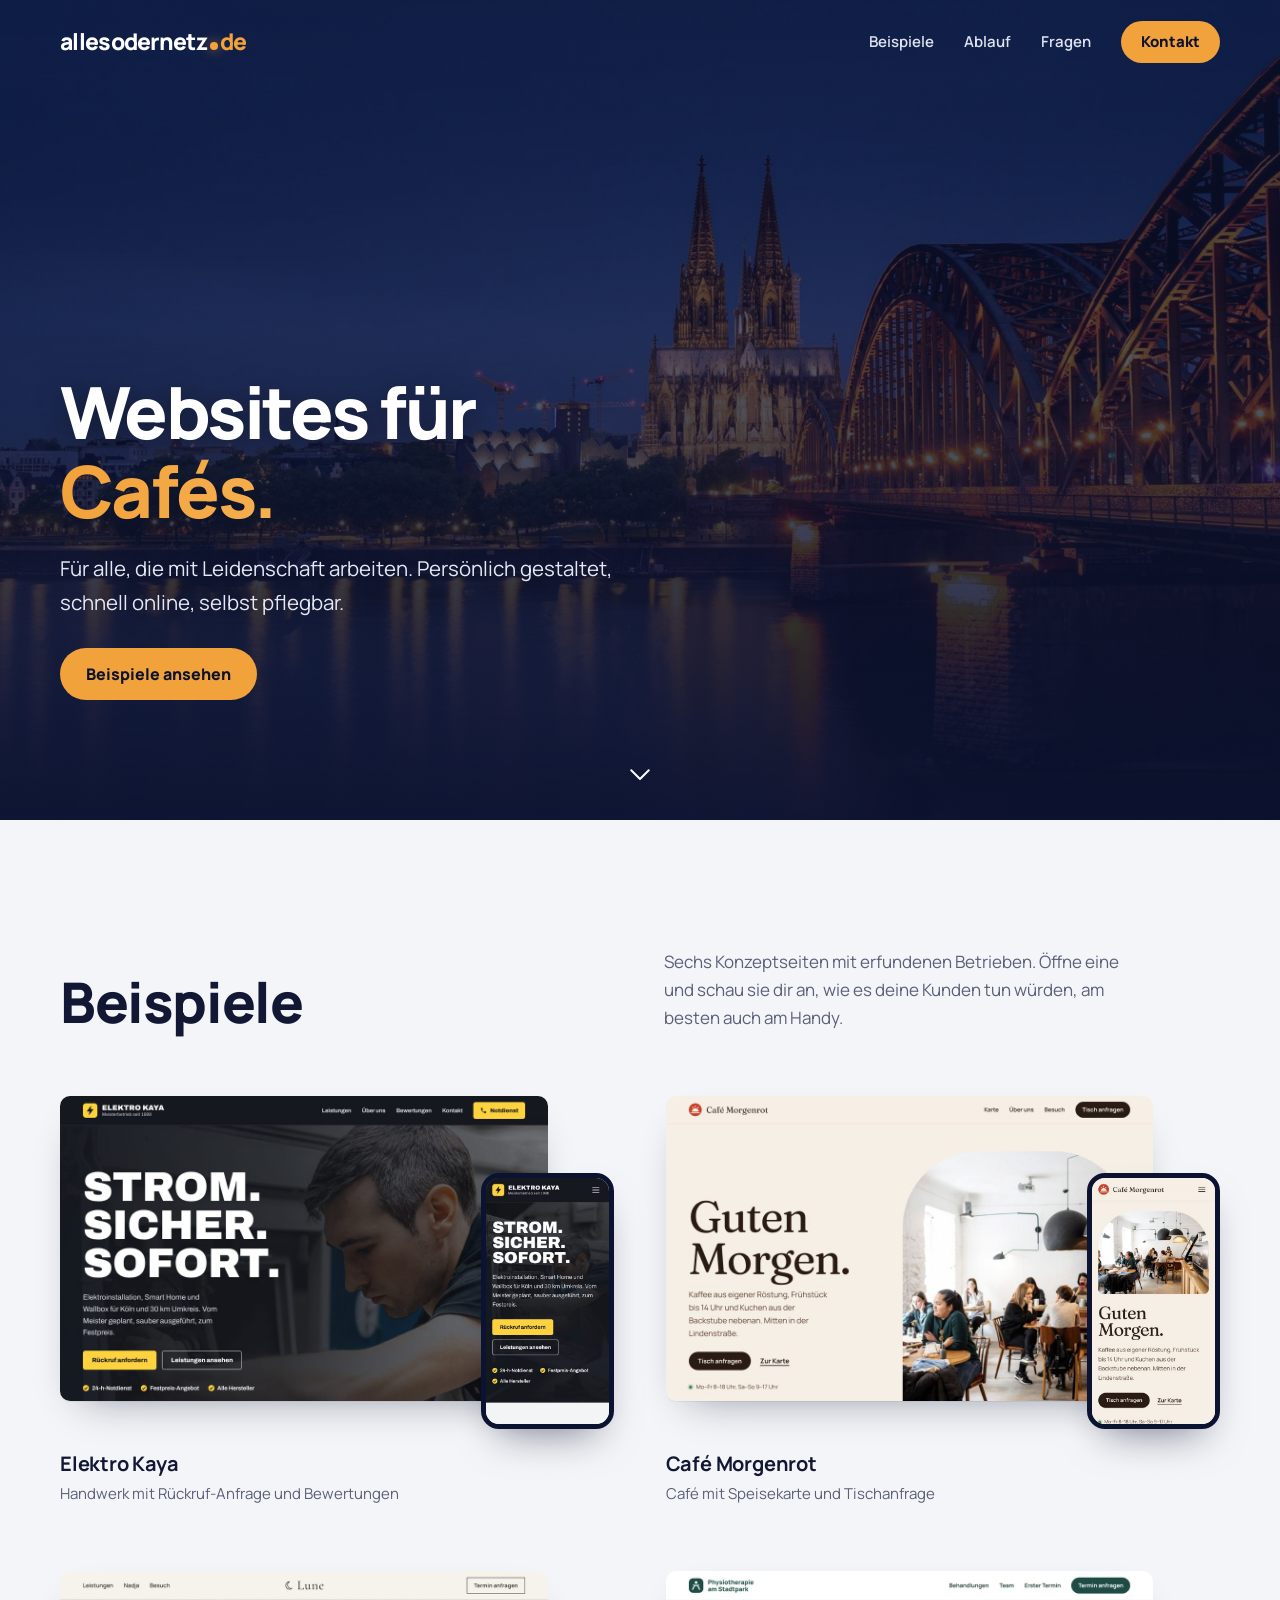
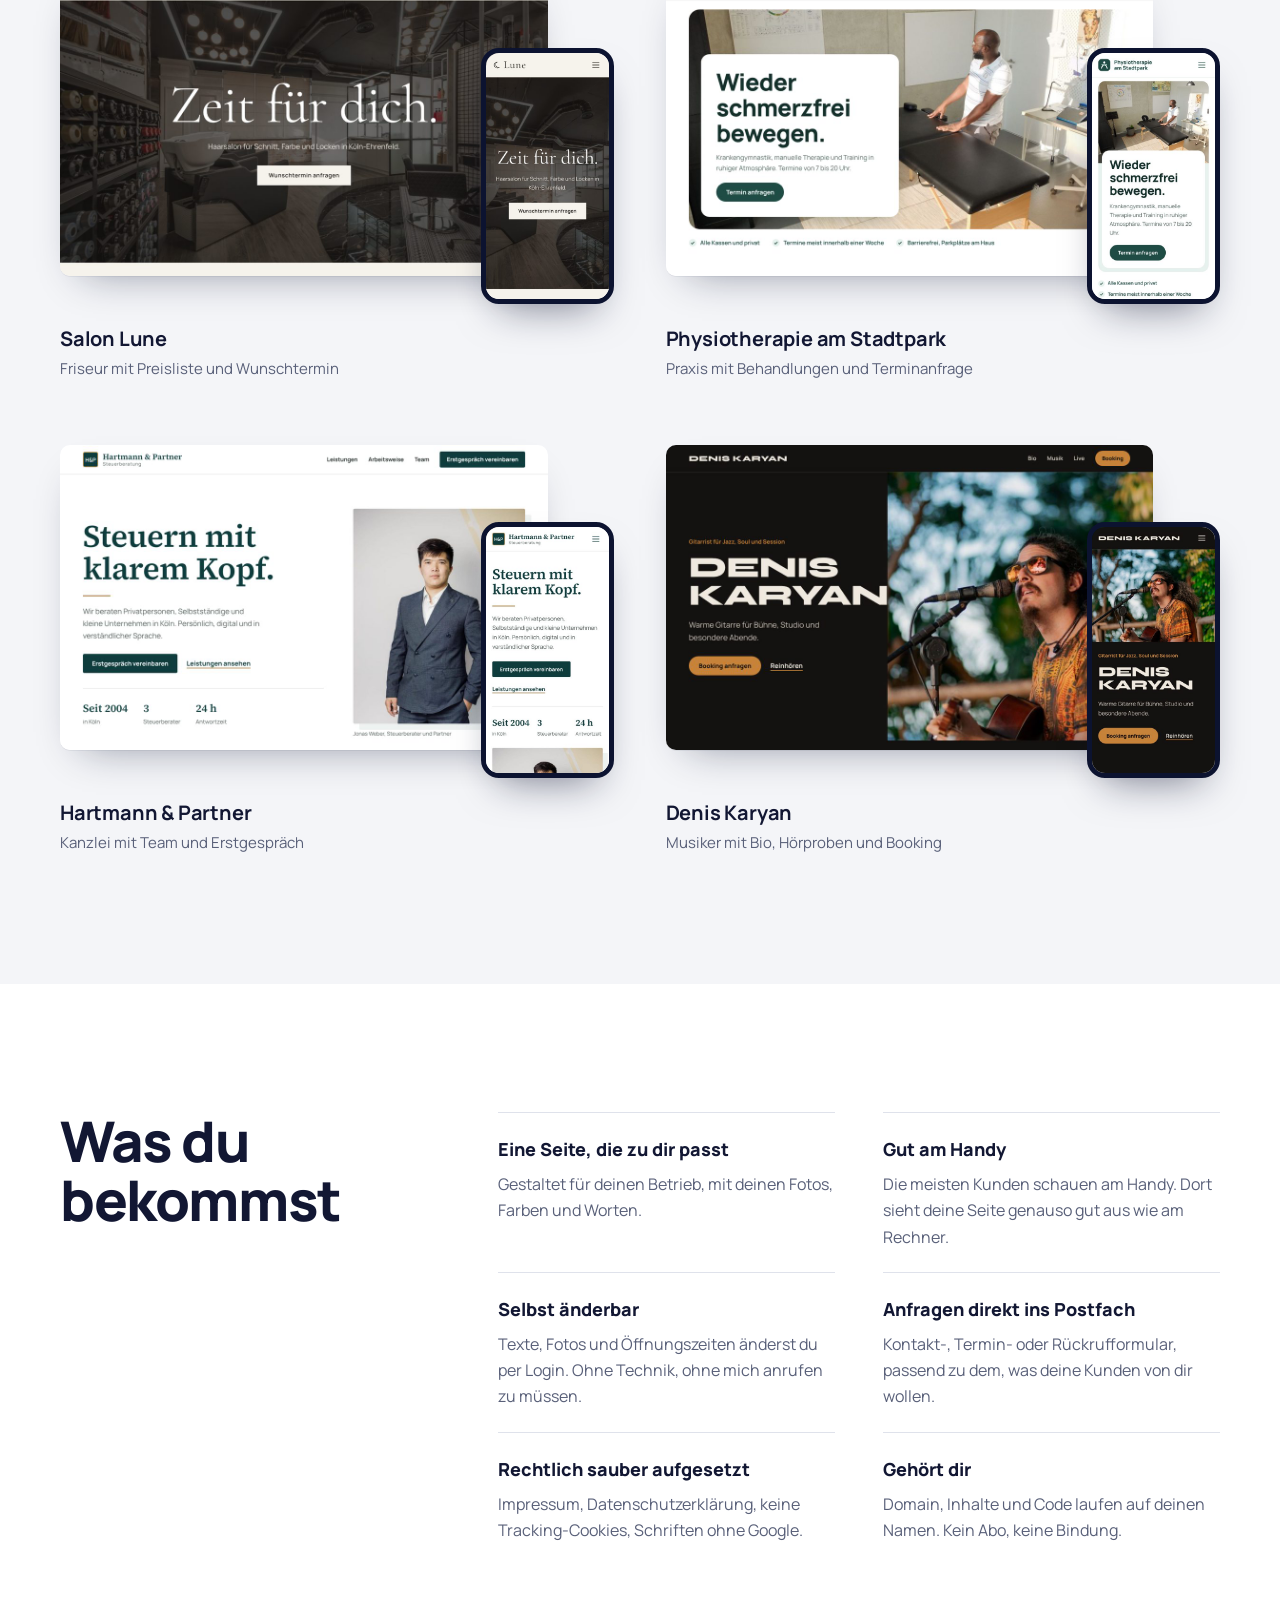
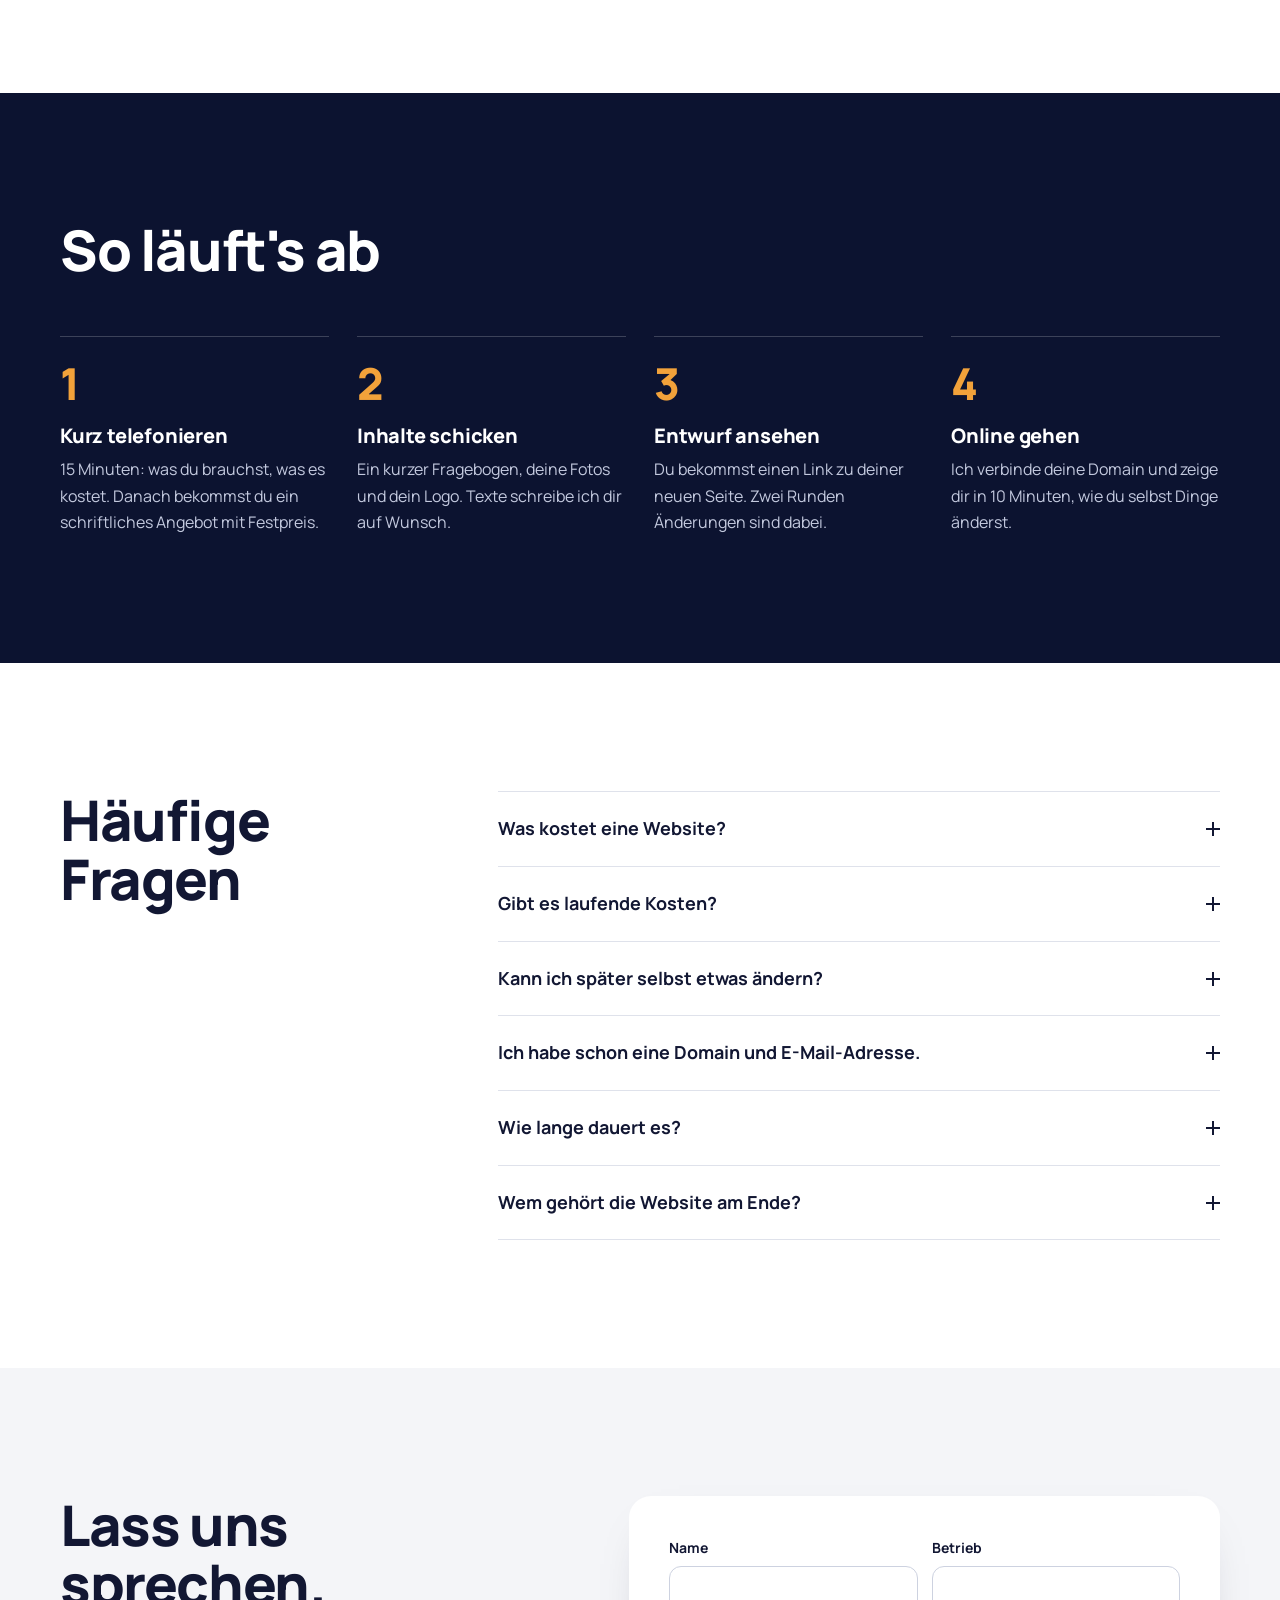
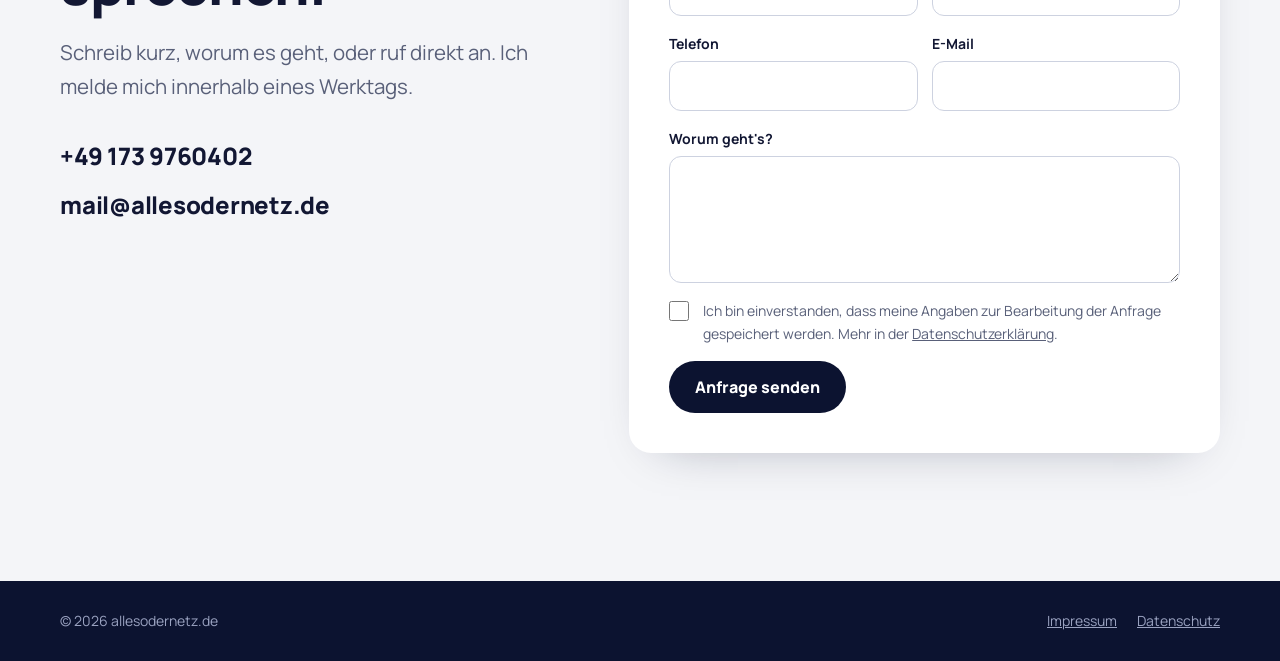
<file: index.html>
<!doctype html>
<html lang="de">
<head>
<meta charset="utf-8">
<script>document.documentElement.classList.add('js')</script>
<meta name="viewport" content="width=device-width, initial-scale=1">
<meta name="robots" content="noindex, nofollow">
<title>allesodernetz.de – Websites für kleine Betriebe</title>
<meta name="description" content="Ich baue Websites für kleine Betriebe: modern, schnell am Handy und selbst pflegbar.">
<meta name="theme-color" content="#0c1330">
<link rel="icon" href="/favicon.svg" type="image/svg+xml">
<link rel="stylesheet" href="/fonts/fonts.css">
<link rel="stylesheet" href="/assets/base.css">
<link rel="stylesheet" href="/assets/home.css">
</head>
<body>
<header class="top" data-header>
  <div class="wrap top-in">
    <a class="logo" href="/" aria-label="allesodernetz.de, Startseite">allesodernetz<span class="dot" aria-hidden="true"></span><span class="tld">de</span></a>
    <button class="nav-toggle" aria-expanded="false" aria-controls="nav"><span class="bars"></span><span class="sr-only">Menü</span></button>
    <nav id="nav" aria-label="Hauptmenü">
      <a href="#beispiele">Beispiele</a>
      <a href="#ablauf">Ablauf</a>
      <a href="#fragen">Fragen</a>
      <a class="btn btn-small" href="#kontakt">Kontakt</a>
    </nav>
  </div>
</header>

<main>
  <section class="hero">
    <img class="hero-bg" data-zoom src="/img/koeln-1600.jpg" srcset="/img/koeln-800.jpg 800w, /img/koeln-1600.jpg 1600w" sizes="100vw" alt="">
    <div class="wrap hero-in">
      <h1 data-anim="hero" style="--d:0.1s" aria-label="Websites für Cafés, Handwerk, Salons, Kanzleien, Praxen und Künstler.">
        <span aria-hidden="true">Websites für</span>
        <span class="tick-wrap" aria-hidden="true"><span class="tick"><span>Cafés.</span><span>Handwerk.</span><span>Salons.</span><span>Kanzleien.</span><span>Praxen.</span><span>Künstler.</span><span>Cafés.</span></span></span>
      </h1>
      <p class="lead" data-anim="hero" style="--d:0.3s">Für alle, die mit Leidenschaft arbeiten. Persönlich gestaltet, schnell online, selbst pflegbar.</p>
      <div class="actions" data-anim="hero" style="--d:0.5s">
        <a class="btn" href="#beispiele">Beispiele ansehen</a>
      </div>
    </div>
    <a class="chev" href="#beispiele" aria-label="Weiter zu den Beispielen"><svg width="30" height="30" viewBox="0 0 24 24" fill="none" stroke="currentColor" stroke-width="1.6" stroke-linecap="round" stroke-linejoin="round" aria-hidden="true"><path d="M5 9l7 7 7-7"/></svg></a>
  </section>

  <section class="examples" id="beispiele">
    <div class="wrap">
      <div class="sec-head">
        <h2>Beispiele</h2>
        <p>Sechs Konzeptseiten mit erfundenen Betrieben. Öffne eine und schau sie dir an, wie es deine Kunden tun würden, am besten auch am Handy.</p>
      </div>
      <ul class="ex-grid" data-stagger>
        <li><a class="ex" href="/beispiele/elektro-kaya/">
          <span class="shots"><img class="desk" src="/img/prev-elektro-kaya-desk.jpg" alt="" loading="lazy" width="1024" height="640"><img class="phone" src="/img/prev-elektro-kaya-phone.jpg" alt="" loading="lazy" width="390" height="780"></span>
          <span class="ex-text"><b>Elektro Kaya</b><span>Handwerk mit Rückruf-Anfrage und Bewertungen</span></span></a></li>
        <li><a class="ex" href="/beispiele/cafe-morgenrot/">
          <span class="shots"><img class="desk" src="/img/prev-cafe-morgenrot-desk.jpg" alt="" loading="lazy" width="1024" height="640"><img class="phone" src="/img/prev-cafe-morgenrot-phone.jpg" alt="" loading="lazy" width="390" height="780"></span>
          <span class="ex-text"><b>Café Morgenrot</b><span>Café mit Speisekarte und Tischanfrage</span></span></a></li>
        <li><a class="ex" href="/beispiele/salon-lune/">
          <span class="shots"><img class="desk" src="/img/prev-salon-lune-desk.jpg" alt="" loading="lazy" width="1024" height="640"><img class="phone" src="/img/prev-salon-lune-phone.jpg" alt="" loading="lazy" width="390" height="780"></span>
          <span class="ex-text"><b>Salon Lune</b><span>Friseur mit Preisliste und Wunschtermin</span></span></a></li>
        <li><a class="ex" href="/beispiele/physio-am-stadtpark/">
          <span class="shots"><img class="desk" src="/img/prev-physio-am-stadtpark-desk.jpg" alt="" loading="lazy" width="1024" height="640"><img class="phone" src="/img/prev-physio-am-stadtpark-phone.jpg" alt="" loading="lazy" width="390" height="780"></span>
          <span class="ex-text"><b>Physiotherapie am Stadtpark</b><span>Praxis mit Behandlungen und Terminanfrage</span></span></a></li>
        <li><a class="ex" href="/beispiele/hartmann-partner/">
          <span class="shots"><img class="desk" src="/img/prev-hartmann-partner-desk.jpg" alt="" loading="lazy" width="1024" height="640"><img class="phone" src="/img/prev-hartmann-partner-phone.jpg" alt="" loading="lazy" width="390" height="780"></span>
          <span class="ex-text"><b>Hartmann &amp; Partner</b><span>Kanzlei mit Team und Erstgespräch</span></span></a></li>
        <li><a class="ex" href="/beispiele/denis-karyan/">
          <span class="shots"><img class="desk" src="/img/prev-denis-karyan-desk.jpg" alt="" loading="lazy" width="1024" height="640"><img class="phone" src="/img/prev-denis-karyan-phone.jpg" alt="" loading="lazy" width="390" height="780"></span>
          <span class="ex-text"><b>Denis Karyan</b><span>Musiker mit Bio, Hörproben und Booking</span></span></a></li>
      </ul>
    </div>
  </section>

  <section class="get">
    <div class="wrap get-in">
      <h2>Was du bekommst</h2>
      <dl data-stagger>
        <div><dt>Eine Seite, die zu dir passt</dt><dd>Gestaltet für deinen Betrieb, mit deinen Fotos, Farben und Worten.</dd></div>
        <div><dt>Gut am Handy</dt><dd>Die meisten Kunden schauen am Handy. Dort sieht deine Seite genauso gut aus wie am Rechner.</dd></div>
        <div><dt>Selbst änderbar</dt><dd>Texte, Fotos und Öffnungszeiten änderst du per Login. Ohne Technik, ohne mich anrufen zu müssen.</dd></div>
        <div><dt>Anfragen direkt ins Postfach</dt><dd>Kontakt-, Termin- oder Rückrufformular, passend zu dem, was deine Kunden von dir wollen.</dd></div>
        <div><dt>Rechtlich sauber aufgesetzt</dt><dd>Impressum, Datenschutzerklärung, keine Tracking-Cookies, Schriften ohne Google.</dd></div>
        <div><dt>Gehört dir</dt><dd>Domain, Inhalte und Code laufen auf deinen Namen. Kein Abo, keine Bindung.</dd></div>
      </dl>
    </div>
  </section>

  <section class="steps" id="ablauf">
    <div class="wrap">
      <h2>So läuft's ab</h2>
      <ol data-stagger>
        <li><h3>Kurz telefonieren</h3><p>15 Minuten: was du brauchst, was es kostet. Danach bekommst du ein schriftliches Angebot mit Festpreis.</p></li>
        <li><h3>Inhalte schicken</h3><p>Ein kurzer Fragebogen, deine Fotos und dein Logo. Texte schreibe ich dir auf Wunsch.</p></li>
        <li><h3>Entwurf ansehen</h3><p>Du bekommst einen Link zu deiner neuen Seite. Zwei Runden Änderungen sind dabei.</p></li>
        <li><h3>Online gehen</h3><p>Ich verbinde deine Domain und zeige dir in 10 Minuten, wie du selbst Dinge änderst.</p></li>
      </ol>
    </div>
  </section>

  <section class="faq" id="fragen">
    <div class="wrap faq-in">
      <h2>Häufige Fragen</h2>
      <div class="qa">
        <details><summary>Was kostet eine Website?</summary><p>Einen Festpreis, der vom Umfang abhängt. Den bekommst du nach unserem Telefonat schriftlich, bevor irgendetwas passiert.</p></details>
        <details><summary>Gibt es laufende Kosten?</summary><p>Bei mir nicht, es gibt kein Abo. Du zahlst nur deine Domain beim Anbieter, meist wenige Euro im Monat. Das Hosting ist kostenlos.</p></details>
        <details><summary>Kann ich später selbst etwas ändern?</summary><p>Ja. Du bekommst einen Login, mit dem du Texte, Fotos und Öffnungszeiten änderst. Wenn du lieber nichts anfasst, mache ich das für dich.</p></details>
        <details><summary>Ich habe schon eine Domain und E-Mail-Adresse.</summary><p>Die bleiben. Ich verbinde die neue Seite mit deiner Domain, deine E-Mails laufen ganz normal weiter.</p></details>
        <details><summary>Wie lange dauert es?</summary><p>Meist nur wenige Tage. Wie schnell es geht, hängt vor allem davon ab, wie schnell ich deine Texte und Fotos bekomme.</p></details>
        <details><summary>Wem gehört die Website am Ende?</summary><p>Dir. Domain, Inhalte und Code laufen auf deinen Namen. Du kannst jederzeit wechseln, ohne etwas zu verlieren.</p></details>
      </div>
    </div>
  </section>

  <section class="contact" id="kontakt">
    <div class="wrap contact-in">
      <div>
        <h2>Lass uns sprechen.</h2>
        <p class="lead">Schreib kurz, worum es geht, oder ruf direkt an. Ich melde mich innerhalb eines Werktags.</p>
        <ul class="direct">
          <li><a href="tel:+491739760402">+49 173 9760402</a></li>
          <li><a href="mailto:mail@allesodernetz.de">mail@allesodernetz.de</a></li>
        </ul>
      </div>
      <form class="form" id="kontaktformular" action="https://api.web3forms.com/submit" method="POST" novalidate>
        <input type="hidden" name="access_key" value="3e05c36c-f99f-45f0-a7a0-a75615eed673">
        <input type="hidden" name="subject" value="Neue Anfrage über allesodernetz.de">
        <input type="hidden" name="from_name" value="allesodernetz.de">
        <input type="checkbox" name="botcheck" class="sr-only" tabindex="-1" autocomplete="off" aria-hidden="true">
        <div class="row2">
          <label>Name<input type="text" name="name" autocomplete="name"></label>
          <label>Betrieb<input type="text" name="betrieb" autocomplete="organization"></label>
        </div>
        <div class="row2">
          <label>Telefon<input type="tel" name="telefon" autocomplete="tel"></label>
          <label>E-Mail<input type="email" name="email" autocomplete="email"></label>
        </div>
        <label>Worum geht's?<textarea name="nachricht" rows="4"></textarea></label>
        <label class="check"><input type="checkbox" name="einwilligung" value="ja"><span>Ich bin einverstanden, dass meine Angaben zur Bearbeitung der Anfrage gespeichert werden. Mehr in der <a href="/datenschutz/">Datenschutzerklärung</a>.</span></label>
        <p class="form-error" role="alert"></p>
        <button class="btn" type="submit">Anfrage senden</button>
        <div class="form-done" role="status">
          <h3>Danke, ist angekommen.</h3>
          <p>Ich melde mich innerhalb eines Werktags, meistens per Telefon.</p>
        </div>
      </form>
    </div>
  </section>
</main>

<footer class="foot">
  <div class="wrap foot-in">
    <p>© 2026 allesodernetz.de</p>
    <nav aria-label="Rechtliches"><a href="/impressum/">Impressum</a><a href="/datenschutz/">Datenschutz</a></nav>
  </div>
</footer>
<script src="/assets/site.js"></script>
<script src="/assets/kontakt.js"></script>
</body>
</html>
</file>
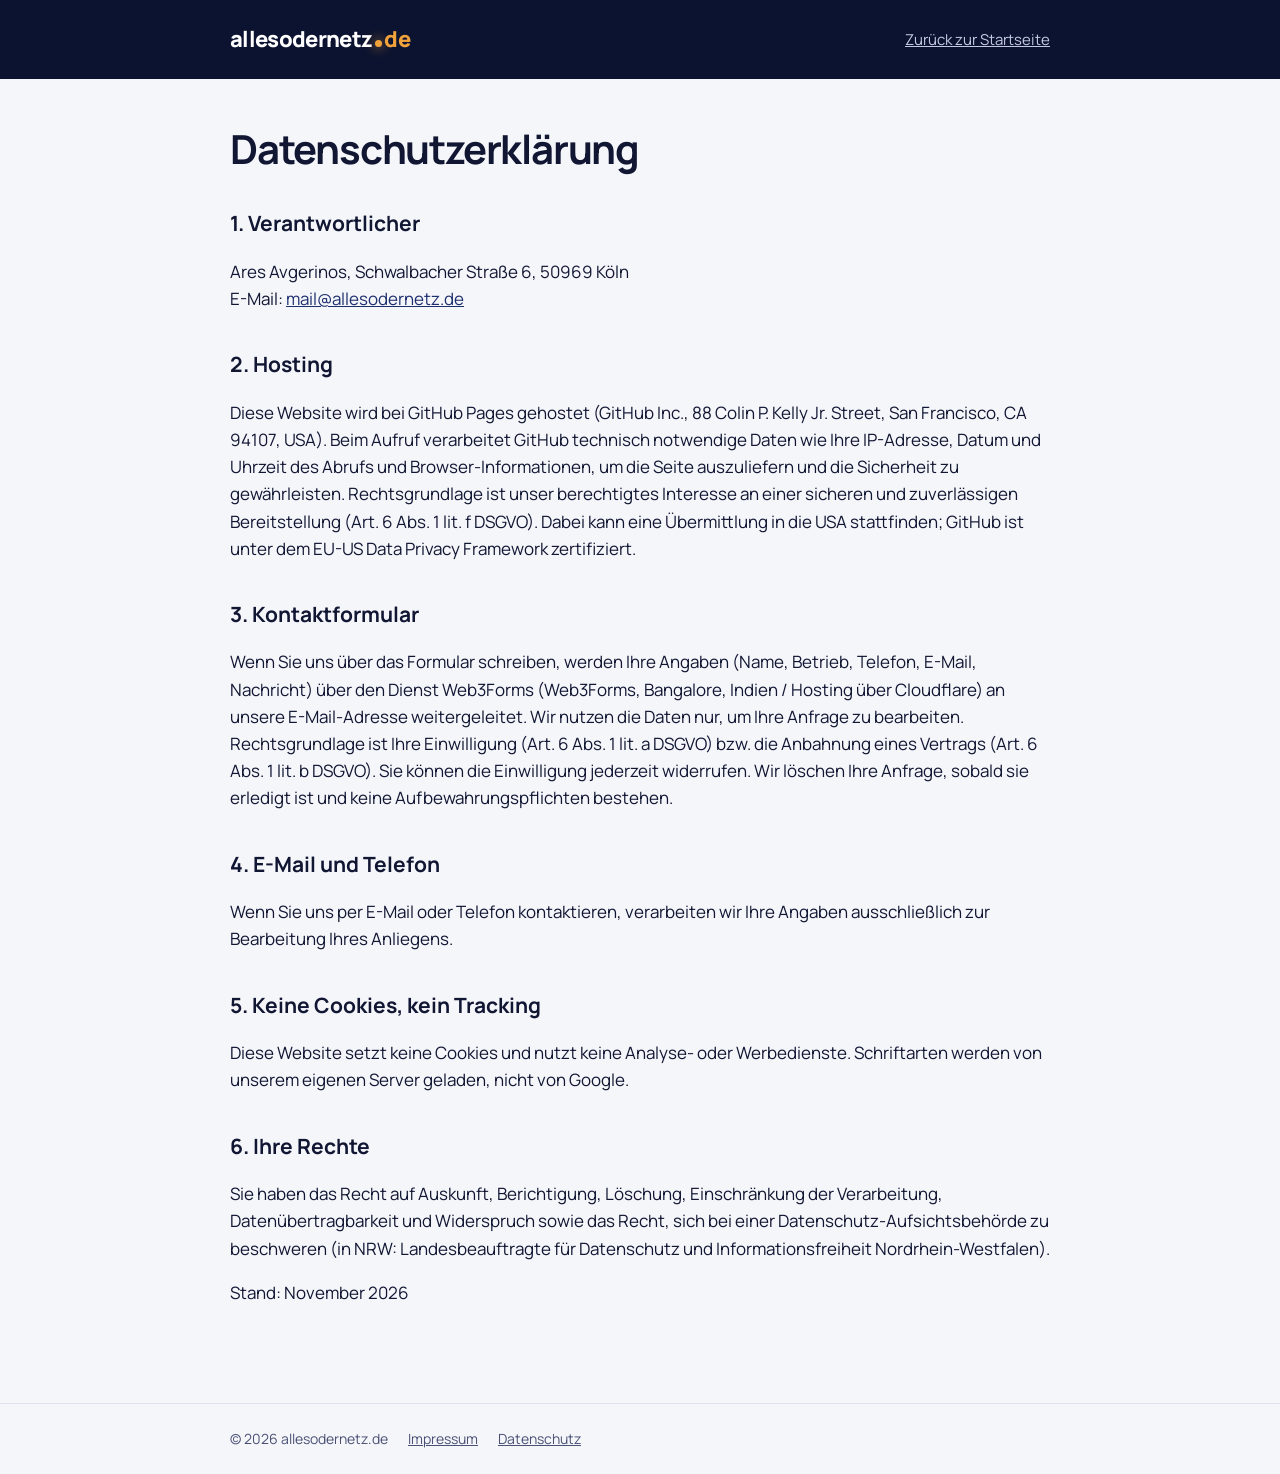
<file: datenschutz/index.html>
<!doctype html>
<html lang="de">
<head>
<meta charset="utf-8">
<meta name="viewport" content="width=device-width, initial-scale=1">
<meta name="robots" content="noindex, nofollow">
<meta name="description" content="Moderne Websites für Cafés, Handwerk, Salons, Praxen, Kanzleien und Künstler.">
<meta name="theme-color" content="#0c1330">
<link rel="icon" href="/favicon.svg" type="image/svg+xml">
<link rel="stylesheet" href="/fonts/fonts.css">
<title>Datenschutzerklärung – allesodernetz.de</title>
<style>body{margin:0;font-family:Manrope,system-ui,sans-serif;color:#111633;background:#f5f6fa;line-height:1.6;font-size:17px}
header{background:#0c1330}
.bar{max-width:820px;margin:0 auto;padding:22px 24px;display:flex;justify-content:space-between;align-items:center;gap:12px;flex-wrap:wrap}
.logo{color:#fff;text-decoration:none;font-size:22px;font-weight:800;letter-spacing:-.03em;display:flex;align-items:baseline}
.dot{display:inline-block;width:7px;height:7px;border-radius:50%;background:#f2a23a;box-shadow:0 0 12px #f2a23a;margin:0 2px 0 3px}
.de{color:#f2a23a}
.back{color:#c3c9e0;font-size:15px}
main{max-width:820px;margin:0 auto;padding:48px 24px 80px}
h1{font-size:40px;letter-spacing:-.03em;line-height:1.1;margin:0 0 24px;overflow-wrap:break-word;hyphens:auto}
@media (max-width:560px){h1{font-size:30px}}
h2{font-size:21px;margin:36px 0 8px}
.ph{background:#fff4e0;padding:0 4px;border-radius:4px}
.note{background:#fff;border:1px solid #e3e6ef;border-radius:14px;padding:16px 18px;color:#4a5175;font-size:15px}
a{color:#1e2f6e}
footer{border-top:1px solid #dfe2ec}
footer div{max-width:820px;margin:0 auto;padding:24px;font-size:14px;color:#4a5175;display:flex;gap:20px;flex-wrap:wrap}
footer a{color:#4a5175}</style>
</head>
<body>
<header><div class="bar"><a class="logo" href="/" aria-label="allesodernetz.de – zur Startseite"><span>allesodernetz</span><span class="dot" aria-hidden="true"></span><span class="de">de</span></a><a class="back" href="/">Zurück zur Startseite</a></div></header>
<main>
<h1>Datenschutzerklärung</h1>
<h2>1. Verantwortlicher</h2>
<p>Ares Avgerinos, Schwalbacher Straße 6, 50969 Köln<br>E-Mail: <a href="mailto:mail@allesodernetz.de">mail@allesodernetz.de</a></p>
<h2>2. Hosting</h2>
<p>Diese Website wird bei GitHub Pages gehostet (GitHub Inc., 88 Colin P. Kelly Jr. Street, San Francisco, CA 94107, USA). Beim Aufruf verarbeitet GitHub technisch notwendige Daten wie Ihre IP-Adresse, Datum und Uhrzeit des Abrufs und Browser-Informationen, um die Seite auszuliefern und die Sicherheit zu gewährleisten. Rechtsgrundlage ist unser berechtigtes Interesse an einer sicheren und zuverlässigen Bereitstellung (Art. 6 Abs. 1 lit. f DSGVO). Dabei kann eine Übermittlung in die USA stattfinden; GitHub ist unter dem EU-US Data Privacy Framework zertifiziert.</p>
<h2>3. Kontaktformular</h2>
<p>Wenn Sie uns über das Formular schreiben, werden Ihre Angaben (Name, Betrieb, Telefon, E-Mail, Nachricht) über den Dienst Web3Forms (Web3Forms, Bangalore, Indien / Hosting über Cloudflare) an unsere E-Mail-Adresse weitergeleitet. Wir nutzen die Daten nur, um Ihre Anfrage zu bearbeiten. Rechtsgrundlage ist Ihre Einwilligung (Art. 6 Abs. 1 lit. a DSGVO) bzw. die Anbahnung eines Vertrags (Art. 6 Abs. 1 lit. b DSGVO). Sie können die Einwilligung jederzeit widerrufen. Wir löschen Ihre Anfrage, sobald sie erledigt ist und keine Aufbewahrungspflichten bestehen.</p>
<h2>4. E-Mail und Telefon</h2>
<p>Wenn Sie uns per E-Mail oder Telefon kontaktieren, verarbeiten wir Ihre Angaben ausschließlich zur Bearbeitung Ihres Anliegens.</p>
<h2>5. Keine Cookies, kein Tracking</h2>
<p>Diese Website setzt keine Cookies und nutzt keine Analyse- oder Werbedienste. Schriftarten werden von unserem eigenen Server geladen, nicht von Google.</p>
<h2>6. Ihre Rechte</h2>
<p>Sie haben das Recht auf Auskunft, Berichtigung, Löschung, Einschränkung der Verarbeitung, Datenübertragbarkeit und Widerspruch sowie das Recht, sich bei einer Datenschutz-Aufsichtsbehörde zu beschweren (in NRW: Landesbeauftragte für Datenschutz und Informationsfreiheit Nordrhein-Westfalen).</p>
<p>Stand: November 2026</p>

</main>
<footer><div><span>© 2026 allesodernetz.de</span><a href="/impressum/">Impressum</a><a href="/datenschutz/">Datenschutz</a></div></footer>
</body>
</html>
</file>
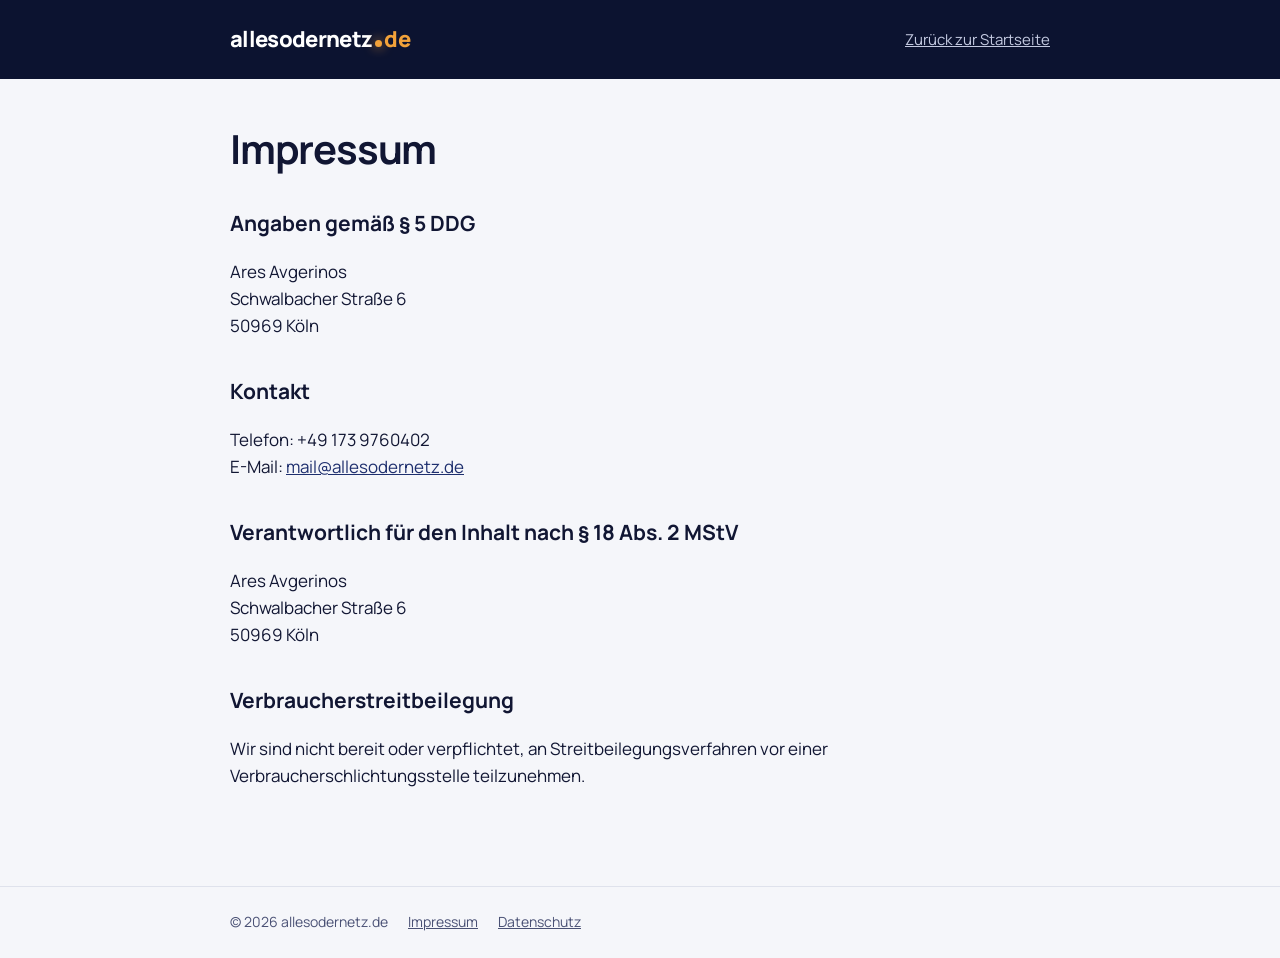
<file: impressum/index.html>
<!doctype html>
<html lang="de">
<head>
<meta charset="utf-8">
<meta name="viewport" content="width=device-width, initial-scale=1">
<meta name="robots" content="noindex, nofollow">
<meta name="description" content="Moderne Websites für Cafés, Handwerk, Salons, Praxen, Kanzleien und Künstler.">
<meta name="theme-color" content="#0c1330">
<link rel="icon" href="/favicon.svg" type="image/svg+xml">
<link rel="stylesheet" href="/fonts/fonts.css">
<title>Impressum – allesodernetz.de</title>
<style>body{margin:0;font-family:Manrope,system-ui,sans-serif;color:#111633;background:#f5f6fa;line-height:1.6;font-size:17px}
header{background:#0c1330}
.bar{max-width:820px;margin:0 auto;padding:22px 24px;display:flex;justify-content:space-between;align-items:center;gap:12px;flex-wrap:wrap}
.logo{color:#fff;text-decoration:none;font-size:22px;font-weight:800;letter-spacing:-.03em;display:flex;align-items:baseline}
.dot{display:inline-block;width:7px;height:7px;border-radius:50%;background:#f2a23a;box-shadow:0 0 12px #f2a23a;margin:0 2px 0 3px}
.de{color:#f2a23a}
.back{color:#c3c9e0;font-size:15px}
main{max-width:820px;margin:0 auto;padding:48px 24px 80px}
h1{font-size:40px;letter-spacing:-.03em;line-height:1.1;margin:0 0 24px;overflow-wrap:break-word;hyphens:auto}
@media (max-width:560px){h1{font-size:30px}}
h2{font-size:21px;margin:36px 0 8px}
.ph{background:#fff4e0;padding:0 4px;border-radius:4px}
.note{background:#fff;border:1px solid #e3e6ef;border-radius:14px;padding:16px 18px;color:#4a5175;font-size:15px}
a{color:#1e2f6e}
footer{border-top:1px solid #dfe2ec}
footer div{max-width:820px;margin:0 auto;padding:24px;font-size:14px;color:#4a5175;display:flex;gap:20px;flex-wrap:wrap}
footer a{color:#4a5175}</style>
</head>
<body>
<header><div class="bar"><a class="logo" href="/" aria-label="allesodernetz.de – zur Startseite"><span>allesodernetz</span><span class="dot" aria-hidden="true"></span><span class="de">de</span></a><a class="back" href="/">Zurück zur Startseite</a></div></header>
<main>
<h1>Impressum</h1>
<h2>Angaben gemäß § 5 DDG</h2>
<p>Ares Avgerinos<br>Schwalbacher Straße 6<br>50969 Köln</p>
<h2>Kontakt</h2>
<p>Telefon: +49 173 9760402<br>E-Mail: <a href="mailto:mail@allesodernetz.de">mail@allesodernetz.de</a></p>

<h2>Verantwortlich für den Inhalt nach § 18 Abs. 2 MStV</h2>
<p>Ares Avgerinos<br>Schwalbacher Straße 6<br>50969 Köln</p>
<h2>Verbraucherstreitbeilegung</h2>
<p>Wir sind nicht bereit oder verpflichtet, an Streitbeilegungsverfahren vor einer Verbraucherschlichtungsstelle teilzunehmen.</p>

</main>
<footer><div><span>© 2026 allesodernetz.de</span><a href="/impressum/">Impressum</a><a href="/datenschutz/">Datenschutz</a></div></footer>
</body>
</html>
</file>
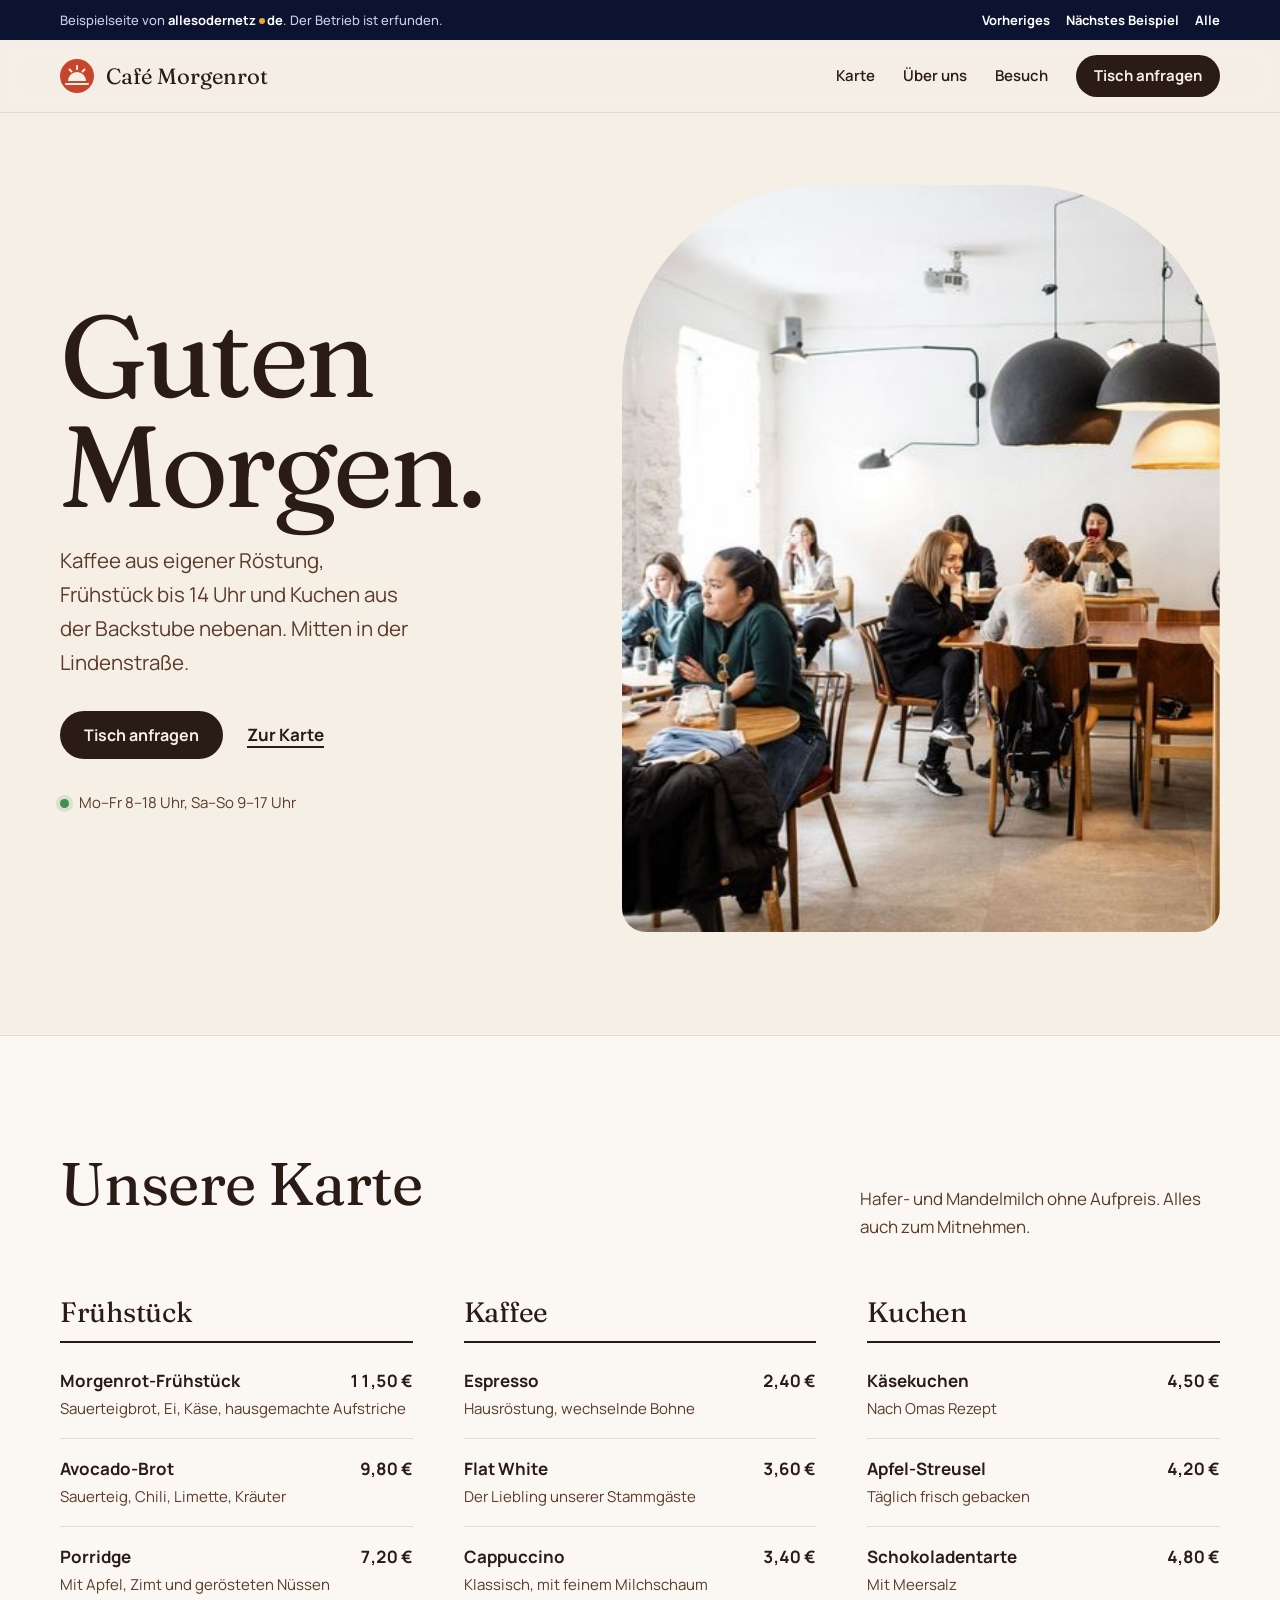
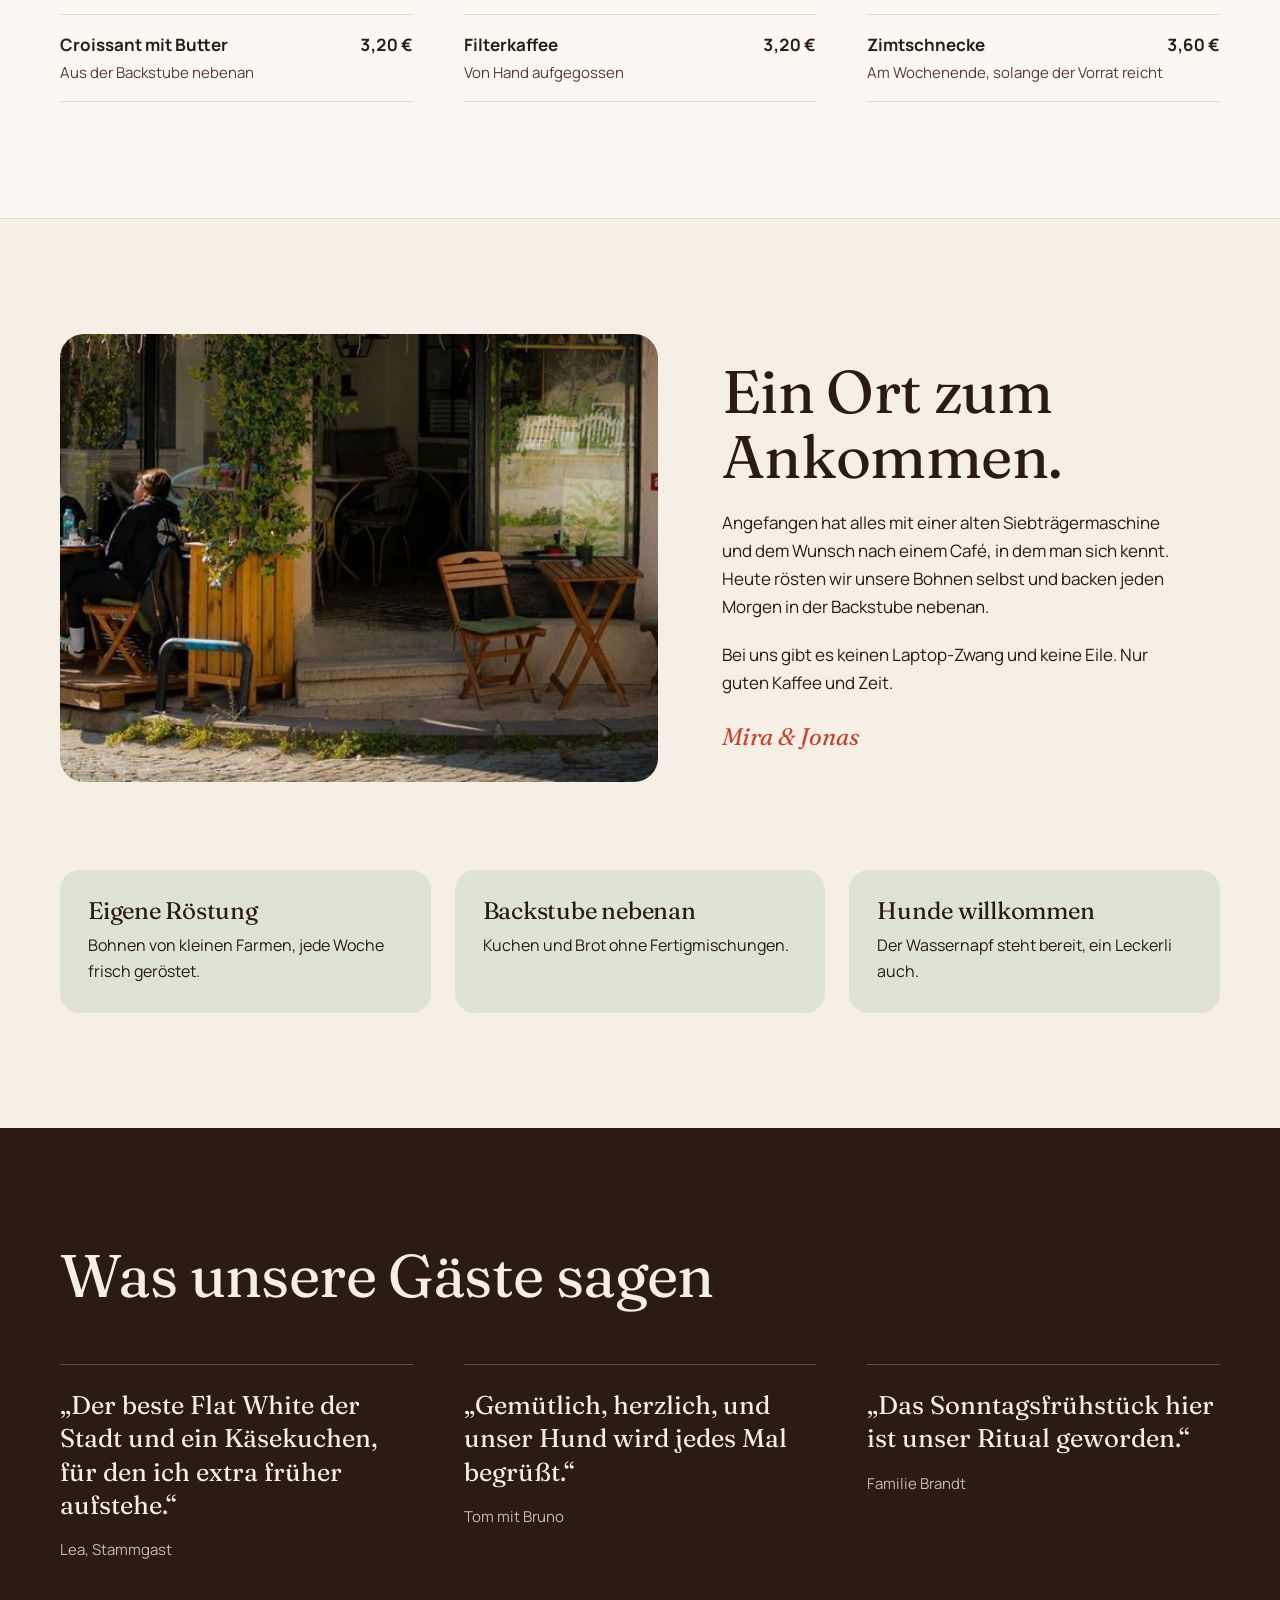
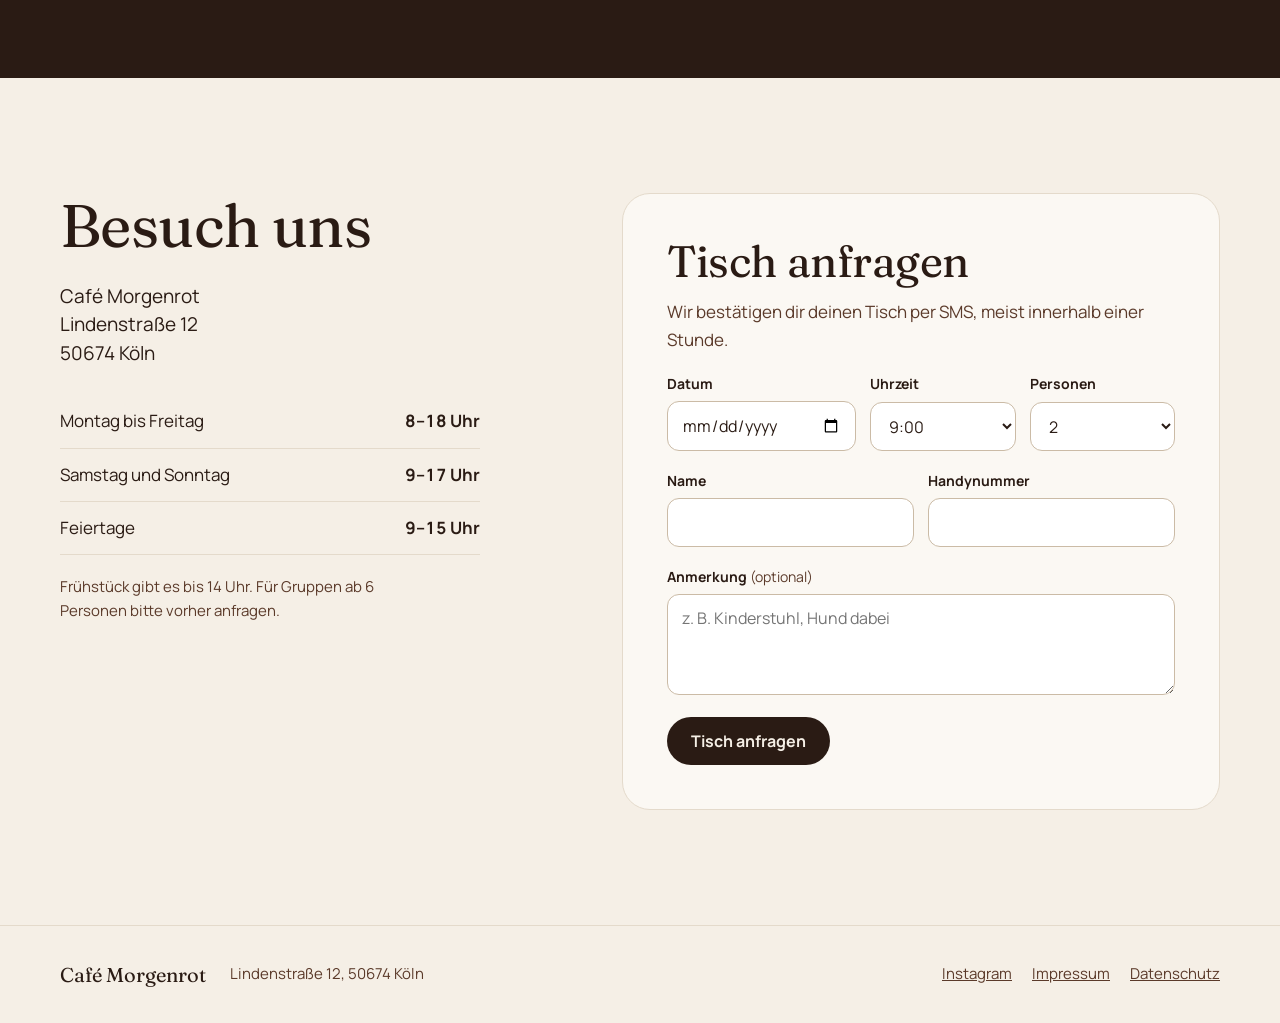
<file: beispiele/cafe-morgenrot/index.html>
<!doctype html>
<html lang="de">
<head>
<meta charset="utf-8">
<script>document.documentElement.classList.add('js')</script>
<meta name="viewport" content="width=device-width, initial-scale=1">
<meta name="robots" content="noindex, nofollow">
<title>Café Morgenrot – Beispielseite von allesodernetz.de</title>
<meta name="description" content="Café Morgenrot – eigene Röstung, Frühstück und Kuchen aus der Backstube nebenan.">
<meta name="theme-color" content="#f5efe6">
<link rel="icon" href="/favicon.svg" type="image/svg+xml">
<link rel="stylesheet" href="/fonts/fonts.css">
<link rel="stylesheet" href="/assets/base.css">
<link rel="stylesheet" href="/beispiele/cafe-morgenrot/style.css">
</head>
<body>
<div class="demo-bar"><div class="wrap"><p><span class="long">Beispielseite von </span><strong>allesodernetz<span class="dot" aria-hidden="true"></span>de</strong><span class="long">. Der Betrieb ist erfunden.</span></p><nav aria-label="Weitere Beispiele"><a class="prev" href="/beispiele/denis-karyan/">Vorheriges</a><a href="/beispiele/elektro-kaya/">Nächstes Beispiel</a><a href="/#beispiele">Alle</a></nav></div></div>
<!-- desc: Café Morgenrot – eigene Röstung, Frühstück und Kuchen aus der Backstube nebenan. -->
<!-- theme: #f5efe6 -->
<!-- x: - -->
<header class="top" data-header>
  <div class="wrap top-in">
    <a class="logo" href="#start" aria-label="Café Morgenrot, zum Seitenanfang">
      <svg width="34" height="34" viewBox="0 0 34 34" aria-hidden="true"><circle cx="17" cy="17" r="17" fill="#c8452d"/><path d="M8 22a9 9 0 0 1 18 0z" fill="#f5efe6"/><path d="M17 7v3M9.5 10.5l2 2M24.5 10.5l-2 2M6 25h22" stroke="#f5efe6" stroke-width="2" stroke-linecap="round"/></svg>
      <span>Café Morgenrot</span>
    </a>
    <button class="nav-toggle" aria-expanded="false" aria-controls="nav"><span class="bars"></span><span class="sr-only">Menü</span></button>
    <nav id="nav" aria-label="Hauptmenü">
      <a href="#karte">Karte</a>
      <a href="#geschichte">Über uns</a>
      <a href="#besuch">Besuch</a>
      <a class="btn btn-small" href="#tisch">Tisch anfragen</a>
    </nav>
  </div>
</header>

<main id="start">
  <section class="hero">
    <div class="wrap hero-in">
      <div class="hero-text">
        <h1 data-anim="hero" style="--d:0.1s">Guten Morgen.</h1>
        <p class="lead" data-anim="hero" style="--d:0.3s">Kaffee aus eigener Röstung, Frühstück bis 14 Uhr und Kuchen aus der Backstube nebenan. Mitten in der Lindenstraße.</p>
        <div class="actions" data-anim="hero" style="--d:0.45s">
          <a class="btn" href="#tisch">Tisch anfragen</a>
          <a class="link" href="#karte">Zur Karte</a>
        </div>
        <p class="today" data-anim="hero" style="--d:0.6s"><span class="open-dot" aria-hidden="true"></span>Mo–Fr 8–18 Uhr, Sa–So 9–17 Uhr</p>
      </div>
      <figure class="hero-img">
        <img data-zoom src="/img/cafe-innen-1600.jpg" srcset="/img/cafe-innen-800.jpg 800w, /img/cafe-innen-1600.jpg 1600w" sizes="(max-width: 860px) 100vw, 55vw" alt="Gäste an Holztischen im hellen Gastraum des Cafés">
      </figure>
    </div>
  </section>

  <section class="karte" id="karte">
    <div class="wrap">
      <div class="sec-head">
        <h2>Unsere Karte</h2>
        <p>Hafer- und Mandelmilch ohne Aufpreis. Alles auch zum Mitnehmen.</p>
      </div>
      <div class="menu" data-stagger>
        <div class="menu-col">
          <h3>Frühstück</h3>
          <dl>
            <div><dt>Morgenrot-Frühstück</dt><dd>11,50 €</dd><p>Sauerteigbrot, Ei, Käse, hausgemachte Aufstriche</p></div>
            <div><dt>Avocado-Brot</dt><dd>9,80 €</dd><p>Sauerteig, Chili, Limette, Kräuter</p></div>
            <div><dt>Porridge</dt><dd>7,20 €</dd><p>Mit Apfel, Zimt und gerösteten Nüssen</p></div>
            <div><dt>Croissant mit Butter</dt><dd>3,20 €</dd><p>Aus der Backstube nebenan</p></div>
          </dl>
        </div>
        <div class="menu-col">
          <h3>Kaffee</h3>
          <dl>
            <div><dt>Espresso</dt><dd>2,40 €</dd><p>Hausröstung, wechselnde Bohne</p></div>
            <div><dt>Flat White</dt><dd>3,60 €</dd><p>Der Liebling unserer Stammgäste</p></div>
            <div><dt>Cappuccino</dt><dd>3,40 €</dd><p>Klassisch, mit feinem Milchschaum</p></div>
            <div><dt>Filterkaffee</dt><dd>3,20 €</dd><p>Von Hand aufgegossen</p></div>
          </dl>
        </div>
        <div class="menu-col">
          <h3>Kuchen</h3>
          <dl>
            <div><dt>Käsekuchen</dt><dd>4,50 €</dd><p>Nach Omas Rezept</p></div>
            <div><dt>Apfel-Streusel</dt><dd>4,20 €</dd><p>Täglich frisch gebacken</p></div>
            <div><dt>Schokoladentarte</dt><dd>4,80 €</dd><p>Mit Meersalz</p></div>
            <div><dt>Zimtschnecke</dt><dd>3,60 €</dd><p>Am Wochenende, solange der Vorrat reicht</p></div>
          </dl>
        </div>
      </div>
    </div>
  </section>

  <section class="story" id="geschichte">
    <div class="wrap story-in">
      <figure class="story-img">
        <img src="/img/cafe-terrasse-1600.jpg" srcset="/img/cafe-terrasse-800.jpg 800w, /img/cafe-terrasse-1600.jpg 1600w" sizes="(max-width: 860px) 100vw, 50vw" alt="Terrasse des Cafés mit Stühlen und Pflanzen" loading="lazy">
      </figure>
      <div class="story-text">
        <h2>Ein Ort zum Ankommen.</h2>
        <p>Angefangen hat alles mit einer alten Siebträgermaschine und dem Wunsch nach einem Café, in dem man sich kennt. Heute rösten wir unsere Bohnen selbst und backen jeden Morgen in der Backstube nebenan.</p>
        <p>Bei uns gibt es keinen Laptop-Zwang und keine Eile. Nur guten Kaffee und Zeit.</p>
        <p class="sign">Mira &amp; Jonas</p>
      </div>
    </div>
    <div class="wrap">
      <ul class="facts" data-stagger>
        <li><h3>Eigene Röstung</h3><p>Bohnen von kleinen Farmen, jede Woche frisch geröstet.</p></li>
        <li><h3>Backstube nebenan</h3><p>Kuchen und Brot ohne Fertigmischungen.</p></li>
        <li><h3>Hunde willkommen</h3><p>Der Wassernapf steht bereit, ein Leckerli auch.</p></li>
      </ul>
    </div>
  </section>

  <section class="voices" aria-labelledby="gaeste">
    <div class="wrap">
      <h2 id="gaeste">Was unsere Gäste sagen</h2>
      <div class="quotes" data-stagger>
        <figure><blockquote>„Der beste Flat White der Stadt und ein Käsekuchen, für den ich extra früher aufstehe.“</blockquote><figcaption>Lea, Stammgast</figcaption></figure>
        <figure><blockquote>„Gemütlich, herzlich, und unser Hund wird jedes Mal begrüßt.“</blockquote><figcaption>Tom mit Bruno</figcaption></figure>
        <figure><blockquote>„Das Sonntagsfrühstück hier ist unser Ritual geworden.“</blockquote><figcaption>Familie Brandt</figcaption></figure>
      </div>
    </div>
  </section>

  <section class="visit" id="besuch">
    <div class="wrap visit-in">
      <div class="visit-info">
        <h2>Besuch uns</h2>
        <address>Café Morgenrot<br>Lindenstraße 12<br>50674 Köln</address>
        <table class="hours">
          <caption class="sr-only">Öffnungszeiten</caption>
          <tr><th scope="row">Montag bis Freitag</th><td>8–18 Uhr</td></tr>
          <tr><th scope="row">Samstag und Sonntag</th><td>9–17 Uhr</td></tr>
          <tr><th scope="row">Feiertage</th><td>9–15 Uhr</td></tr>
        </table>
        <p class="note">Frühstück gibt es bis 14 Uhr. Für Gruppen ab 6 Personen bitte vorher anfragen.</p>
      </div>
      <form class="card" id="tisch" data-demo>
        <h2>Tisch anfragen</h2>
        <p class="form-intro">Wir bestätigen dir deinen Tisch per SMS, meist innerhalb einer Stunde.</p>
        <div class="row3">
          <label>Datum<input type="date" name="datum" required></label>
          <label>Uhrzeit
            <select name="uhrzeit"><option>9:00</option><option>10:00</option><option>11:00</option><option>12:00</option><option>13:00</option><option>14:00</option><option>15:00</option></select>
          </label>
          <label>Personen
            <select name="personen"><option>1</option><option selected>2</option><option>3</option><option>4</option><option>5</option><option>6</option><option>mehr</option></select>
          </label>
        </div>
        <div class="row2">
          <label>Name<input type="text" name="name" autocomplete="name" required></label>
          <label>Handynummer<input type="tel" name="telefon" autocomplete="tel" required></label>
        </div>
        <label><span>Anmerkung <span class="opt">(optional)</span></span><textarea name="nachricht" rows="3" placeholder="z. B. Kinderstuhl, Hund dabei"></textarea></label>
        <button class="btn" type="submit">Tisch anfragen</button>
        <div class="form-done" role="status">
          <h2>Danke, deine Anfrage ist da.</h2>
          <p>Wir melden uns per SMS. In diesem Beispiel wird nichts gesendet.</p>
          <button class="link" type="button" data-again>Neue Anfrage</button>
        </div>
      </form>
    </div>
  </section>
</main>

<footer class="foot">
  <div class="wrap foot-in">
    <p class="foot-name">Café Morgenrot</p>
    <p>Lindenstraße 12, 50674 Köln</p>
    <nav aria-label="Rechtliches"><a href="#start">Instagram</a><a href="#start">Impressum</a><a href="#start">Datenschutz</a></nav>
  </div>
</footer>

<script src="/assets/site.js"></script>
</body>
</html>
</file>
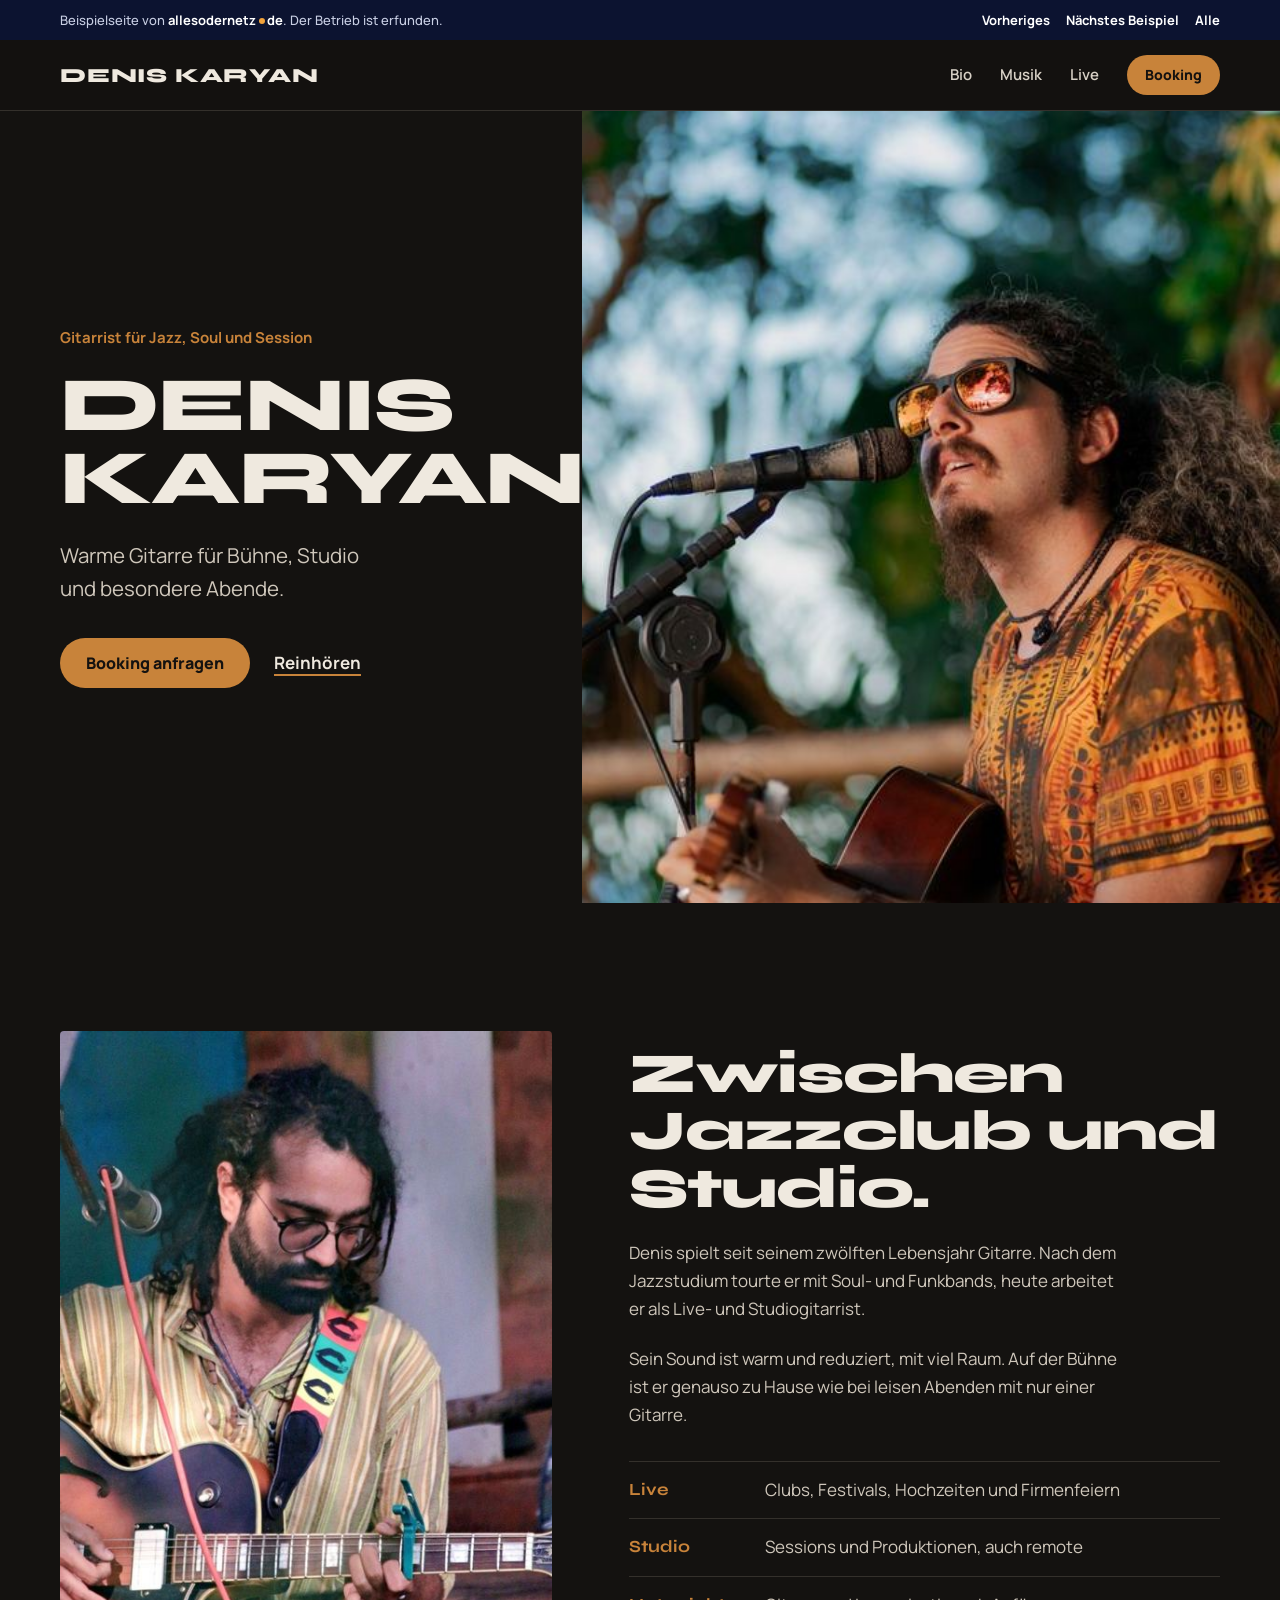
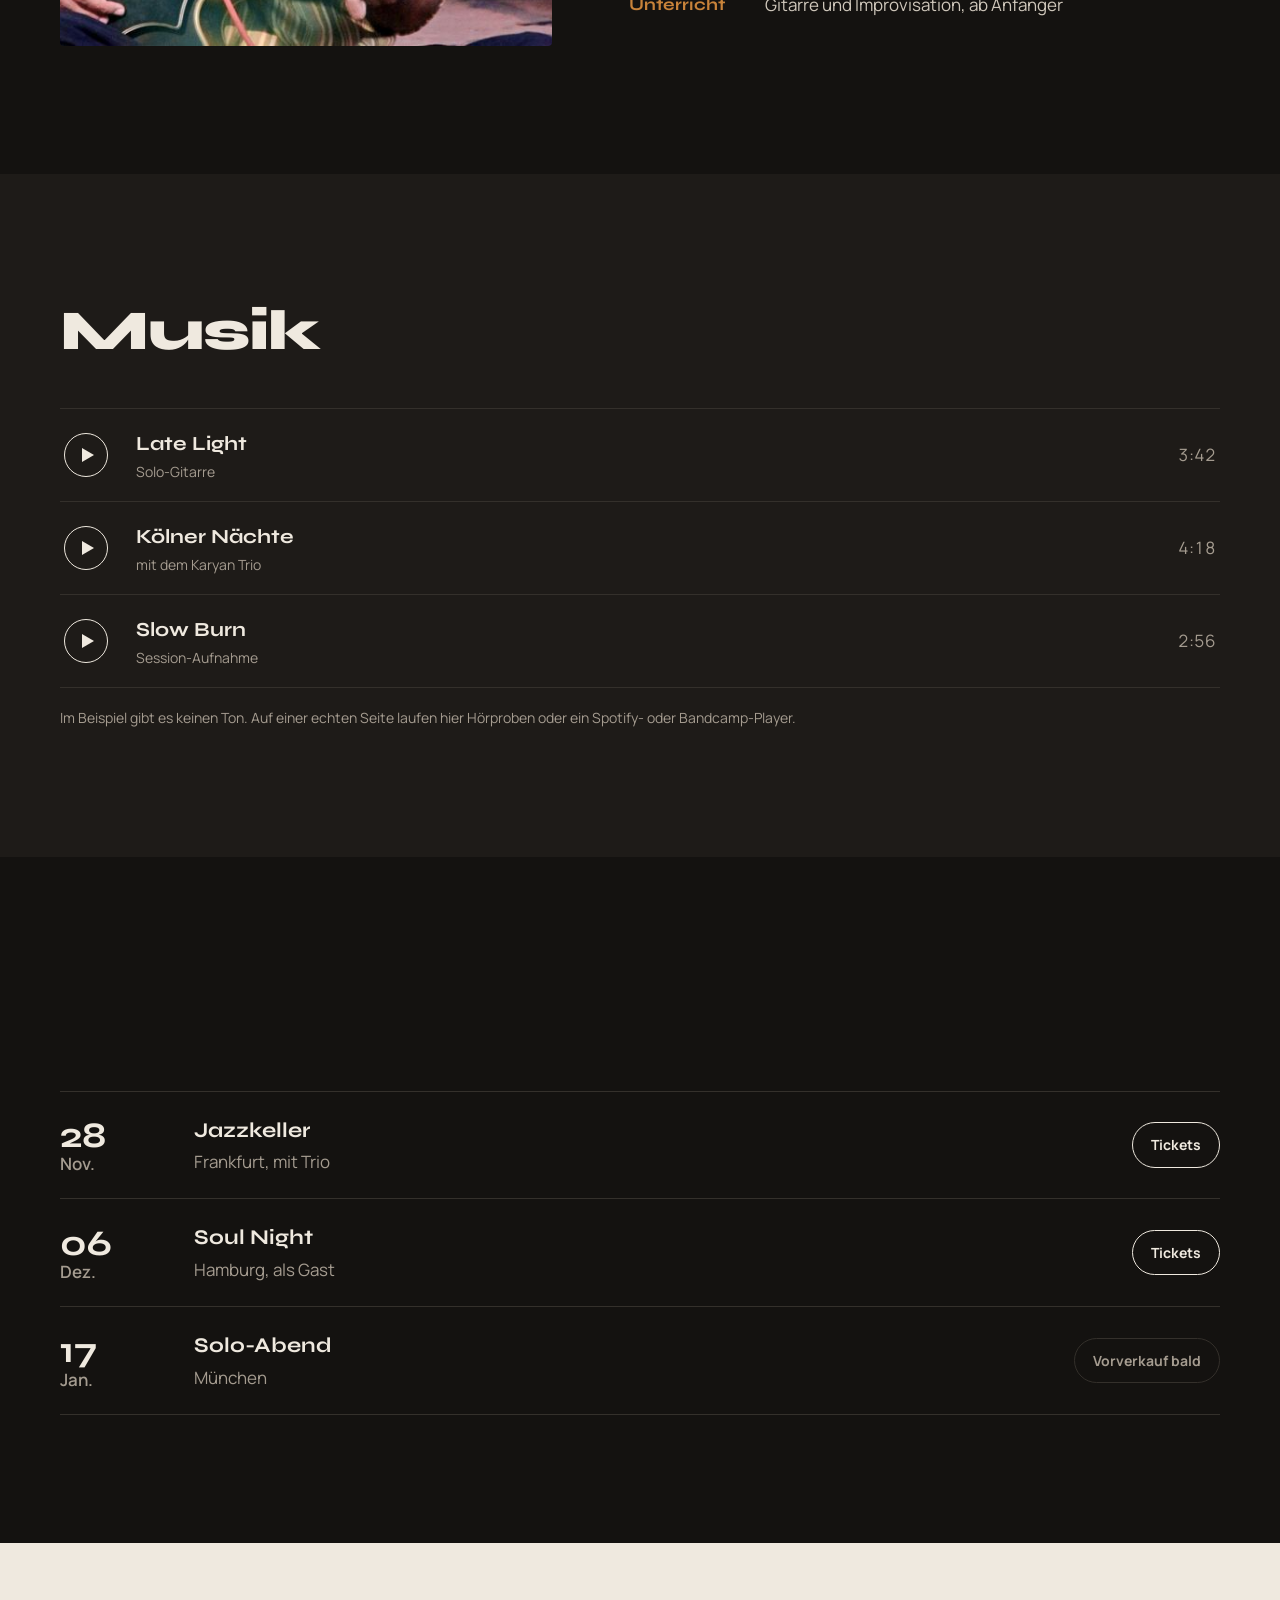
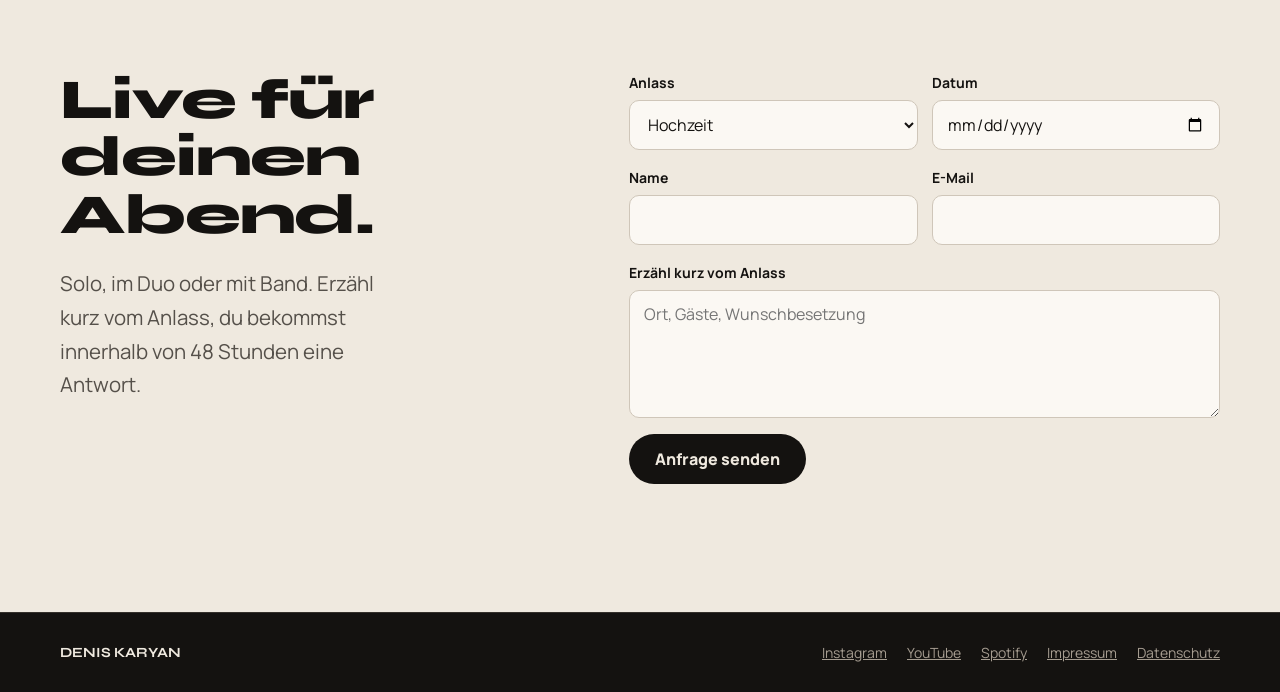
<file: beispiele/denis-karyan/index.html>
<!doctype html>
<html lang="de">
<head>
<meta charset="utf-8">
<script>document.documentElement.classList.add('js')</script>
<meta name="viewport" content="width=device-width, initial-scale=1">
<meta name="robots" content="noindex, nofollow">
<title>Denis Karyan – Beispielseite von allesodernetz.de</title>
<meta name="description" content="Denis Karyan – Gitarrist für Jazz, Soul und Session. Live, Studio und Unterricht.">
<meta name="theme-color" content="#141210">
<link rel="icon" href="/favicon.svg" type="image/svg+xml">
<link rel="stylesheet" href="/fonts/fonts.css">
<link rel="stylesheet" href="/assets/base.css">
<link rel="stylesheet" href="/beispiele/denis-karyan/style.css">
</head>
<body>
<div class="demo-bar"><div class="wrap"><p><span class="long">Beispielseite von </span><strong>allesodernetz<span class="dot" aria-hidden="true"></span>de</strong><span class="long">. Der Betrieb ist erfunden.</span></p><nav aria-label="Weitere Beispiele"><a class="prev" href="/beispiele/physio-am-stadtpark/">Vorheriges</a><a href="/beispiele/cafe-morgenrot/">Nächstes Beispiel</a><a href="/#beispiele">Alle</a></nav></div></div>
<!-- desc: Denis Karyan – Gitarrist für Jazz, Soul und Session. Live, Studio und Unterricht. -->
<!-- theme: #141210 -->
<!-- script: <script src="/beispiele/denis-karyan/player.js"></script> -->
<header class="top" data-header>
  <div class="wrap top-in">
    <a class="logo" href="#start">Denis Karyan</a>
    <button class="nav-toggle" aria-expanded="false" aria-controls="nav"><span class="bars"></span><span class="sr-only">Menü</span></button>
    <nav id="nav" aria-label="Hauptmenü">
      <a href="#bio">Bio</a>
      <a href="#musik">Musik</a>
      <a href="#live">Live</a>
      <a class="btn btn-small" href="#booking">Booking</a>
    </nav>
  </div>
</header>

<main id="start">
  <section class="hero">
    <div class="hero-text">
      <p class="role" data-anim="hero" style="--d:0.1s">Gitarrist für Jazz, Soul und Session</p>
      <h1 data-anim="hero" style="--d:0.2s">Denis<br>Karyan</h1>
      <p class="lead" data-anim="hero" style="--d:0.4s">Warme Gitarre für Bühne, Studio und besondere Abende.</p>
      <div class="actions" data-anim="hero" style="--d:0.55s">
        <a class="btn" href="#booking">Booking anfragen</a>
        <a class="textlink" href="#musik">Reinhören</a>
      </div>
    </div>
    <figure class="hero-img"><img data-zoom src="/img/denis-live-1600.jpg" srcset="/img/denis-live-800.jpg 800w, /img/denis-live-1600.jpg 1600w" sizes="(max-width: 860px) 100vw, 55vw" alt="Denis Karyan singt und spielt Gitarre auf einer Bühne im Freien"></figure>
  </section>

  <section class="bio" id="bio">
    <div class="wrap bio-in">
      <figure><img src="/img/denis-gitarre-800.jpg" srcset="/img/denis-gitarre-800.jpg 800w, /img/denis-gitarre-1600.jpg 1600w" sizes="(max-width: 860px) 100vw, 45vw" alt="Denis Karyan mit E-Gitarre im Studio" loading="lazy"></figure>
      <div>
        <h2>Zwischen Jazzclub und Studio.</h2>
        <p>Denis spielt seit seinem zwölften Lebensjahr Gitarre. Nach dem Jazzstudium tourte er mit Soul- und Funkbands, heute arbeitet er als Live- und Studiogitarrist.</p>
        <p>Sein Sound ist warm und reduziert, mit viel Raum. Auf der Bühne ist er genauso zu Hause wie bei leisen Abenden mit nur einer Gitarre.</p>
        <dl class="roles">
          <div><dt>Live</dt><dd>Clubs, Festivals, Hochzeiten und Firmenfeiern</dd></div>
          <div><dt>Studio</dt><dd>Sessions und Produktionen, auch remote</dd></div>
          <div><dt>Unterricht</dt><dd>Gitarre und Improvisation, ab Anfänger</dd></div>
        </dl>
      </div>
    </div>
  </section>

  <section class="music" id="musik">
    <div class="wrap">
      <h2>Musik</h2>
      <ol class="tracks" data-player data-stagger>
        <li><button type="button" aria-pressed="false"><span class="play" aria-hidden="true"></span><span class="t"><b>Late Light</b><small>Solo-Gitarre</small></span><span class="eq" aria-hidden="true"><i></i><i></i><i></i><i></i></span><span class="len">3:42</span></button></li>
        <li><button type="button" aria-pressed="false"><span class="play" aria-hidden="true"></span><span class="t"><b>Kölner Nächte</b><small>mit dem Karyan Trio</small></span><span class="eq" aria-hidden="true"><i></i><i></i><i></i><i></i></span><span class="len">4:18</span></button></li>
        <li><button type="button" aria-pressed="false"><span class="play" aria-hidden="true"></span><span class="t"><b>Slow Burn</b><small>Session-Aufnahme</small></span><span class="eq" aria-hidden="true"><i></i><i></i><i></i><i></i></span><span class="len">2:56</span></button></li>
      </ol>
      <p class="fine">Im Beispiel gibt es keinen Ton. Auf einer echten Seite laufen hier Hörproben oder ein Spotify- oder Bandcamp-Player.</p>
    </div>
  </section>

  <section class="live" id="live">
    <div class="wrap">
      <h2>Live</h2>
      <ul class="dates" data-stagger>
        <li><time datetime="2026-11-28"><b>28</b>Nov.</time><span class="ev"><b>Jazzkeller</b>Frankfurt, mit Trio</span><a class="tix" href="#booking">Tickets</a></li>
        <li><time datetime="2026-12-06"><b>06</b>Dez.</time><span class="ev"><b>Soul Night</b>Hamburg, als Gast</span><a class="tix" href="#booking">Tickets</a></li>
        <li><time datetime="2027-01-17"><b>17</b>Jan.</time><span class="ev"><b>Solo-Abend</b>München</span><span class="tix soon">Vorverkauf bald</span></li>
      </ul>
    </div>
  </section>

  <section class="booking" id="booking">
    <div class="wrap booking-in">
      <div>
        <h2>Live für deinen Abend.</h2>
        <p class="lead">Solo, im Duo oder mit Band. Erzähl kurz vom Anlass, du bekommst innerhalb von 48 Stunden eine Antwort.</p>
      </div>
      <form class="form" data-demo>
        <div class="row2">
          <label>Anlass
            <select name="anlass"><option>Hochzeit</option><option>Firmenfeier</option><option>Club oder Festival</option><option>Studio-Session</option><option>Unterricht</option><option>Etwas anderes</option></select>
          </label>
          <label>Datum<input type="date" name="datum"></label>
        </div>
        <div class="row2">
          <label>Name<input type="text" name="name" autocomplete="name" required></label>
          <label>E-Mail<input type="email" name="email" autocomplete="email" required></label>
        </div>
        <label>Erzähl kurz vom Anlass<textarea name="nachricht" rows="4" placeholder="Ort, Gäste, Wunschbesetzung"></textarea></label>
        <button class="btn" type="submit">Anfrage senden</button>
        <div class="form-done" role="status">
          <h3>Danke! Ich melde mich.</h3>
          <p>Innerhalb von 48 Stunden. In diesem Beispiel wird nichts gesendet.</p>
          <button class="textlink" type="button" data-again>Neue Anfrage</button>
        </div>
      </form>
    </div>
  </section>
</main>

<footer class="foot">
  <div class="wrap foot-in">
    <p>Denis Karyan</p>
    <nav aria-label="Profile und Rechtliches"><a href="#start">Instagram</a><a href="#start">YouTube</a><a href="#start">Spotify</a><a href="#start">Impressum</a><a href="#start">Datenschutz</a></nav>
  </div>
</footer>

<script src="/assets/site.js"></script>
<script src="/beispiele/denis-karyan/player.js"></script></body>
</html>
</file>
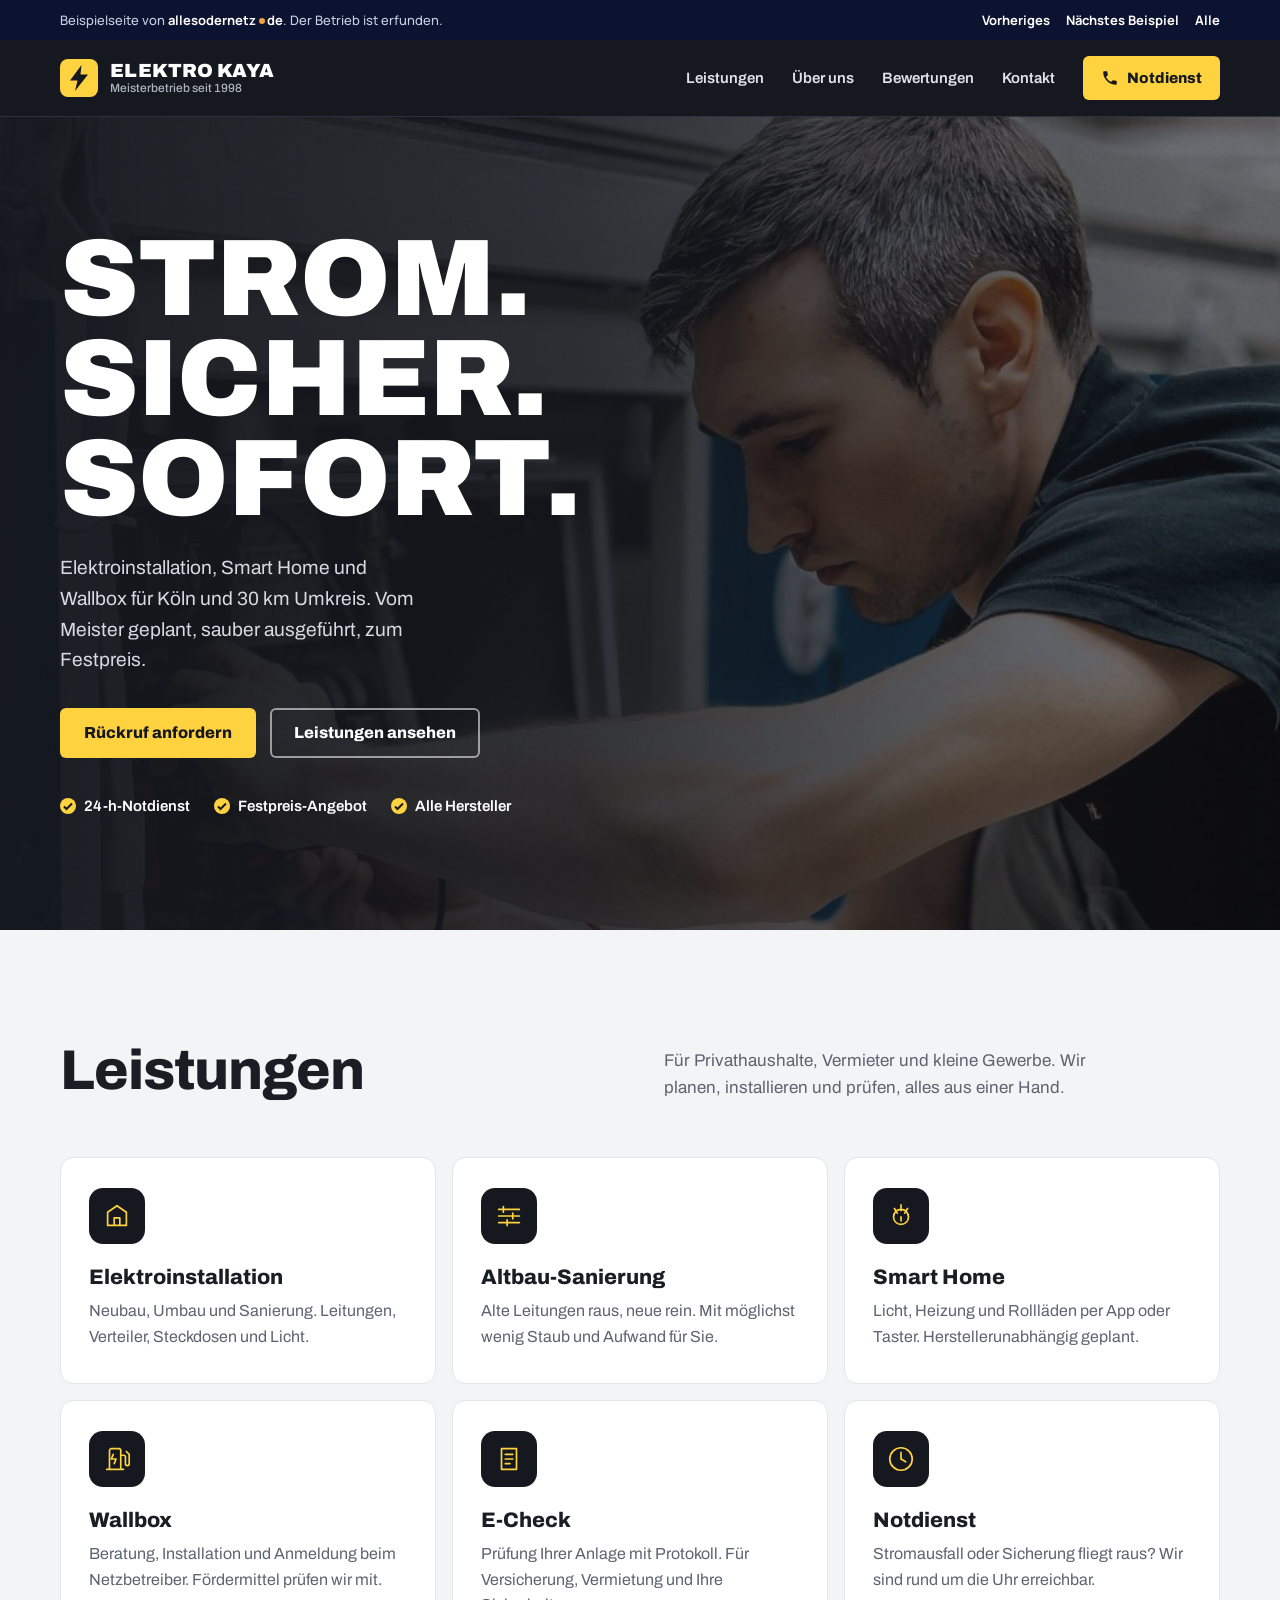
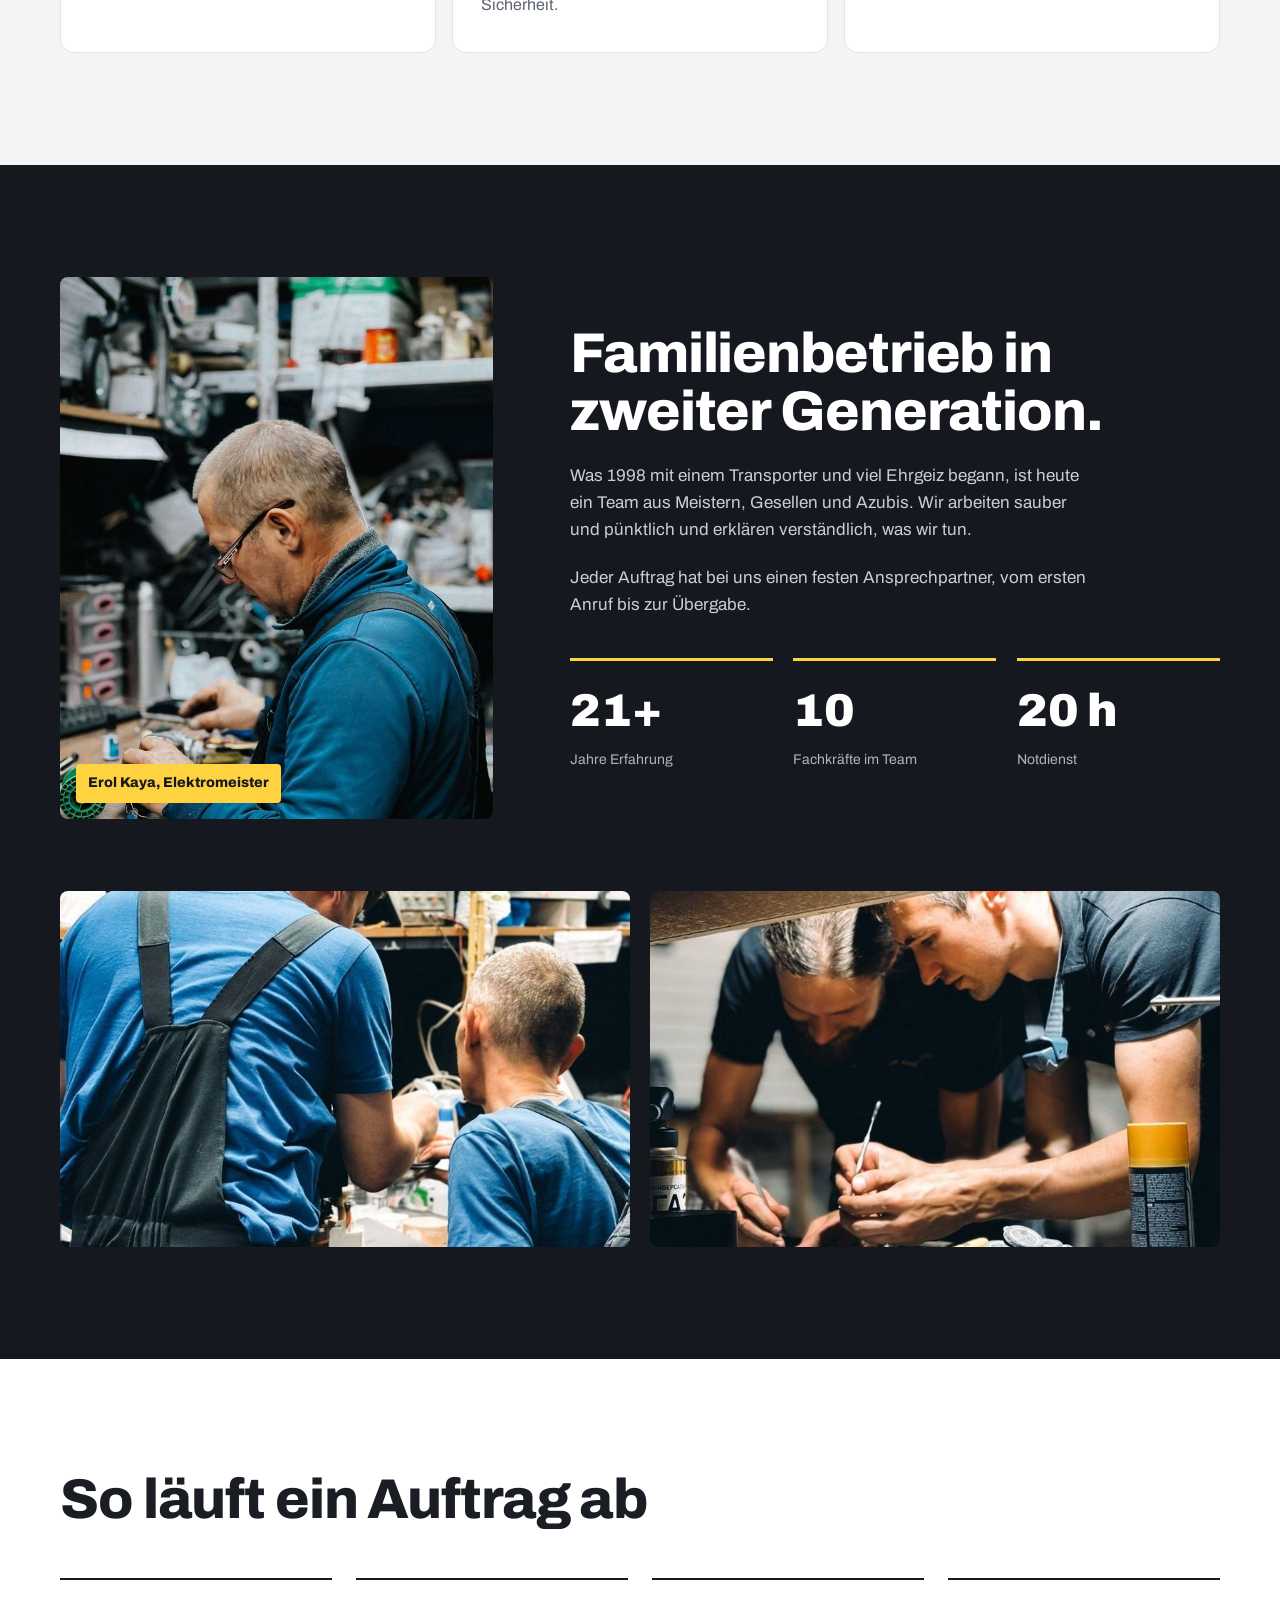
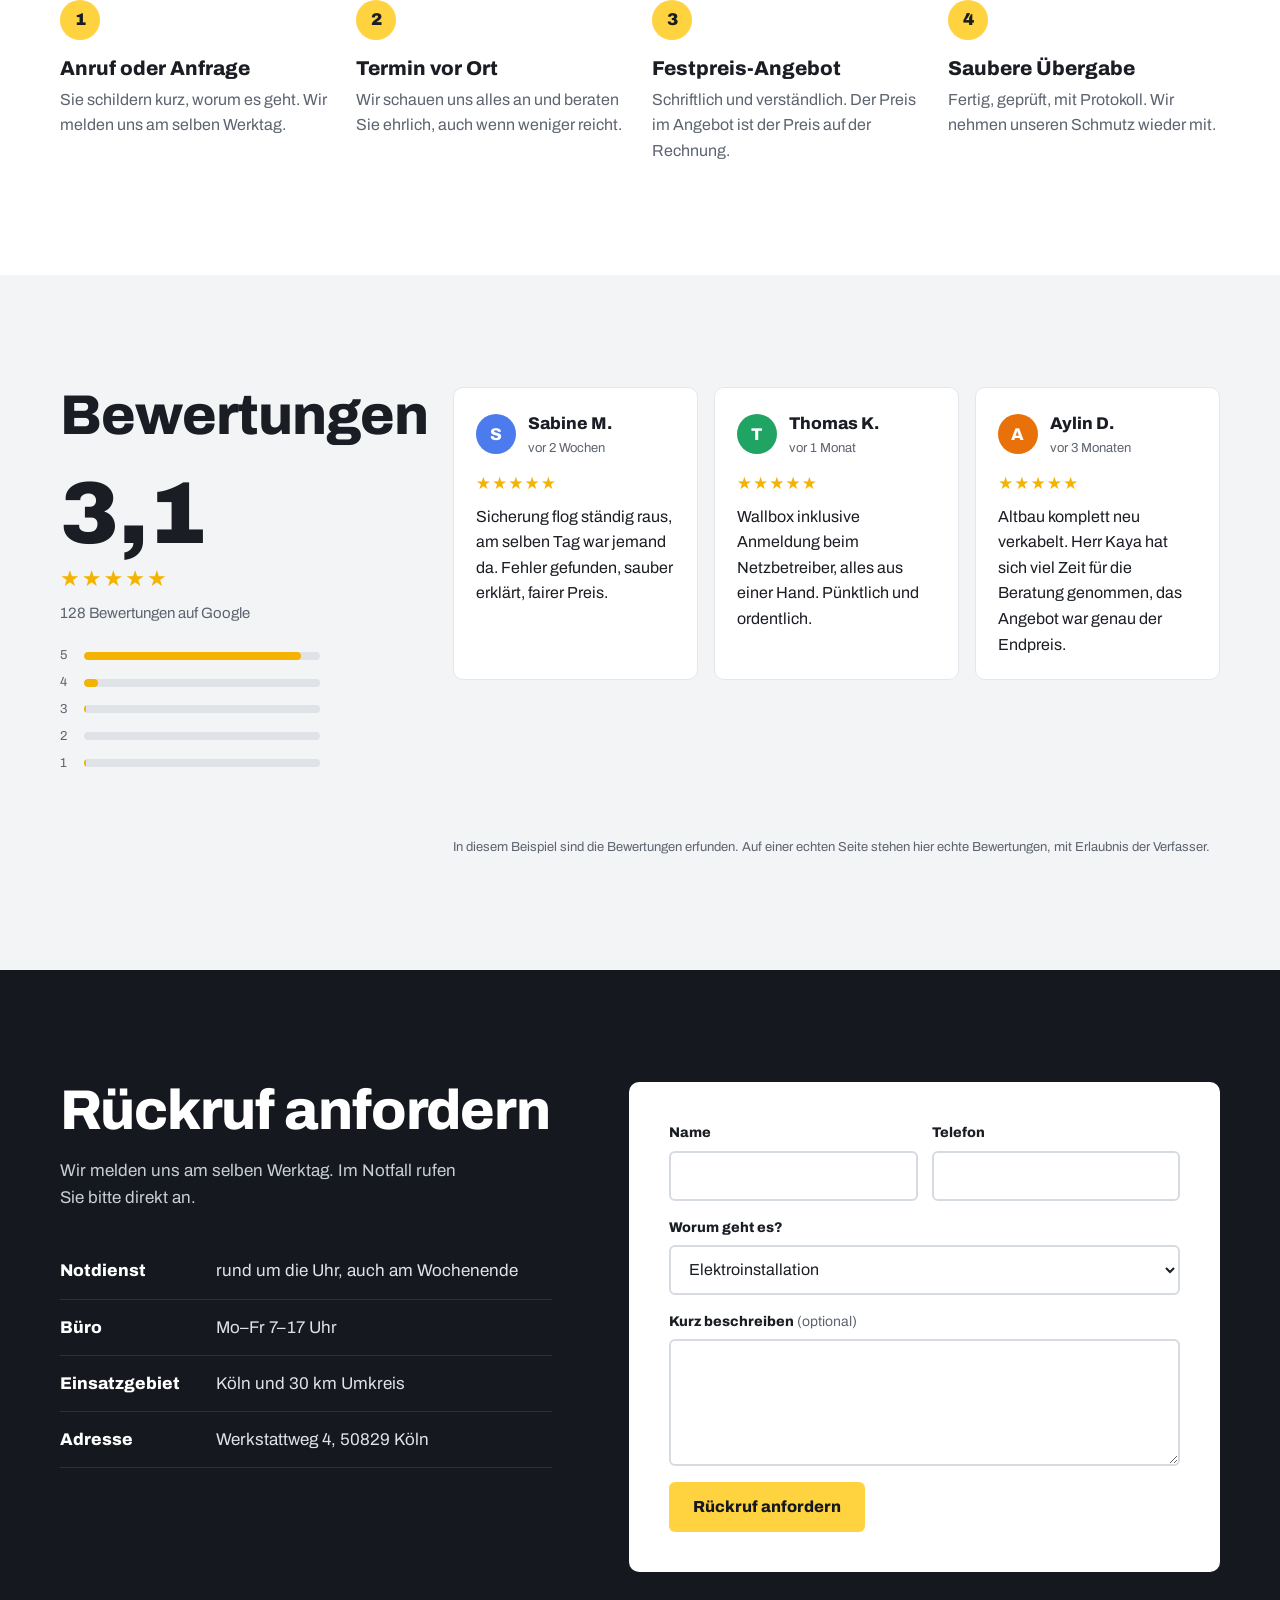
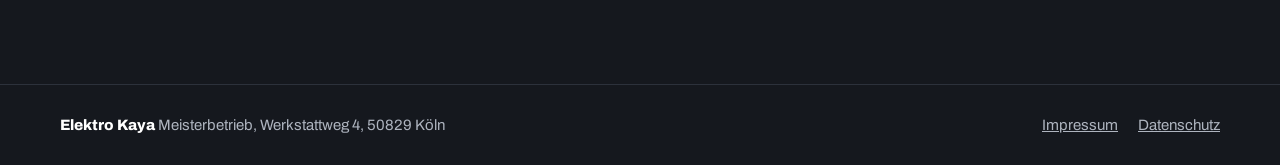
<file: beispiele/elektro-kaya/index.html>
<!doctype html>
<html lang="de">
<head>
<meta charset="utf-8">
<script>document.documentElement.classList.add('js')</script>
<meta name="viewport" content="width=device-width, initial-scale=1">
<meta name="robots" content="noindex, nofollow">
<title>Elektro Kaya – Beispielseite von allesodernetz.de</title>
<meta name="description" content="Elektro Kaya – Meisterbetrieb für Elektroinstallation, Smart Home, Wallbox und E-Check. 24-h-Notdienst.">
<meta name="theme-color" content="#15181e">
<link rel="icon" href="/favicon.svg" type="image/svg+xml">
<link rel="stylesheet" href="/fonts/fonts.css">
<link rel="stylesheet" href="/assets/base.css">
<link rel="stylesheet" href="/beispiele/elektro-kaya/style.css">
</head>
<body>
<div class="demo-bar"><div class="wrap"><p><span class="long">Beispielseite von </span><strong>allesodernetz<span class="dot" aria-hidden="true"></span>de</strong><span class="long">. Der Betrieb ist erfunden.</span></p><nav aria-label="Weitere Beispiele"><a class="prev" href="/beispiele/cafe-morgenrot/">Vorheriges</a><a href="/beispiele/salon-lune/">Nächstes Beispiel</a><a href="/#beispiele">Alle</a></nav></div></div>
<!-- desc: Elektro Kaya – Meisterbetrieb für Elektroinstallation, Smart Home, Wallbox und E-Check. 24-h-Notdienst. -->
<!-- theme: #15181e -->
<!-- x: - -->
<header class="top" data-header>
  <div class="wrap top-in">
    <a class="logo" href="#start" aria-label="Elektro Kaya, zum Seitenanfang">
      <svg width="38" height="38" viewBox="0 0 38 38" aria-hidden="true"><rect width="38" height="38" rx="8" fill="#ffd23f"/><path d="M21.5 6L10 21.5h7.5L15 32l13-16.5h-7.5z" fill="#15181e"/></svg>
      <span class="logo-text"><b>Elektro Kaya</b><small>Meisterbetrieb seit 1998</small></span>
    </a>
    <button class="nav-toggle" aria-expanded="false" aria-controls="nav"><span class="bars"></span><span class="sr-only">Menü</span></button>
    <nav id="nav" aria-label="Hauptmenü">
      <a href="#leistungen">Leistungen</a>
      <a href="#ueber-uns">Über uns</a>
      <a href="#bewertungen">Bewertungen</a>
      <a href="#kontakt">Kontakt</a>
      <a class="btn btn-call" href="#kontakt">
        <svg width="18" height="18" viewBox="0 0 24 24" aria-hidden="true"><path fill="currentColor" d="M6.6 10.8a15.1 15.1 0 0 0 6.6 6.6l2.2-2.2a1 1 0 0 1 1-.25c1.1.37 2.3.57 3.6.57a1 1 0 0 1 1 1V20a1 1 0 0 1-1 1A17 17 0 0 1 3 4a1 1 0 0 1 1-1h3.5a1 1 0 0 1 1 1c0 1.25.2 2.45.57 3.57a1 1 0 0 1-.25 1z"/></svg>
        Notdienst
      </a>
    </nav>
  </div>
</header>

<main id="start">
  <section class="hero">
    <img class="hero-bg" data-zoom src="/img/kaya-hero-1600.jpg" srcset="/img/kaya-hero-800.jpg 800w, /img/kaya-hero-1600.jpg 1600w" sizes="100vw" alt="">
    <div class="wrap hero-in">
      <h1 data-anim="hero" style="--d:0.1s">Strom.<br>Sicher.<br>Sofort.</h1>
      <p class="lead" data-anim="hero" style="--d:0.3s">Elektroinstallation, Smart Home und Wallbox für Köln und 30 km Umkreis. Vom Meister geplant, sauber ausgeführt, zum Festpreis.</p>
      <div class="actions" data-anim="hero" style="--d:0.45s">
        <a class="btn" href="#kontakt">Rückruf anfordern</a>
        <a class="btn btn-ghost" href="#leistungen">Leistungen ansehen</a>
      </div>
      <ul class="badges" data-anim="hero" style="--d:0.6s">
        <li>24-h-Notdienst</li>
        <li>Festpreis-Angebot</li>
        <li>Alle Hersteller</li>
      </ul>
    </div>
  </section>

  <section class="services" id="leistungen">
    <div class="wrap">
      <div class="sec-head">
        <h2>Leistungen</h2>
        <p>Für Privathaushalte, Vermieter und kleine Gewerbe. Wir planen, installieren und prüfen, alles aus einer Hand.</p>
      </div>
      <ul class="grid" data-stagger>
        <li><svg viewBox="0 0 32 32" aria-hidden="true"><path d="M6 26V12l10-7 10 7v14H6zM13 26v-8h6v8"/></svg><h3>Elektroinstallation</h3><p>Neubau, Umbau und Sanierung. Leitungen, Verteiler, Steckdosen und Licht.</p></li>
        <li><svg viewBox="0 0 32 32" aria-hidden="true"><path d="M5 9h22M5 16h22M5 23h22M10 6v6M20 13v6M14 20v6"/></svg><h3>Altbau-Sanierung</h3><p>Alte Leitungen raus, neue rein. Mit möglichst wenig Staub und Aufwand für Sie.</p></li>
        <li><svg viewBox="0 0 32 32" aria-hidden="true"><path d="M16 4v6M9 8l3 5M23 8l-3 5M8 17a8 8 0 1 0 16 0 8 8 0 0 0-16 0zM16 17v4"/></svg><h3>Smart Home</h3><p>Licht, Heizung und Rollläden per App oder Taster. Herstellerunabhängig geplant.</p></li>
        <li><svg viewBox="0 0 32 32" aria-hidden="true"><path d="M8 27V7a2 2 0 0 1 2-2h8a2 2 0 0 1 2 2v20M5 27h18M20 12h3a2 2 0 0 1 2 2v7a2 2 0 0 0 4 0V11l-3-3M12 11l-2 5h5l-2 5"/></svg><h3>Wallbox</h3><p>Beratung, Installation und Anmeldung beim Netzbetreiber. Fördermittel prüfen wir mit.</p></li>
        <li><svg viewBox="0 0 32 32" aria-hidden="true"><path d="M8 5h16v22H8zM12 11h8M12 16h8M12 21h5"/></svg><h3>E-Check</h3><p>Prüfung Ihrer Anlage mit Protokoll. Für Versicherung, Vermietung und Ihre Sicherheit.</p></li>
        <li><svg viewBox="0 0 32 32" aria-hidden="true"><path d="M16 4a12 12 0 1 0 0 24 12 12 0 0 0 0-24zM16 9v7l5 3"/></svg><h3>Notdienst</h3><p>Stromausfall oder Sicherung fliegt raus? Wir sind rund um die Uhr erreichbar.</p></li>
      </ul>
    </div>
  </section>

  <section class="about" id="ueber-uns">
    <div class="wrap about-in">
      <figure class="about-img">
        <img src="/img/kaya-meister-800.jpg" srcset="/img/kaya-meister-800.jpg 800w, /img/kaya-meister-1600.jpg 1600w" sizes="(max-width: 860px) 100vw, 40vw" alt="Elektromeister Erol Kaya bei der Arbeit an einer Platine" loading="lazy">
        <figcaption>Erol Kaya, Elektromeister</figcaption>
      </figure>
      <div class="about-text">
        <h2>Familienbetrieb in zweiter Generation.</h2>
        <p>Was 1998 mit einem Transporter und viel Ehrgeiz begann, ist heute ein Team aus Meistern, Gesellen und Azubis. Wir arbeiten sauber und pünktlich und erklären verständlich, was wir tun.</p>
        <p>Jeder Auftrag hat bei uns einen festen Ansprechpartner, vom ersten Anruf bis zur Übergabe.</p>
        <dl class="stats" data-bars>
          <div><span class="bar" data-bar aria-hidden="true"></span><dt>Jahre Erfahrung</dt><dd data-count="25" data-suffix="+">25+</dd></div>
          <div><span class="bar" data-bar style="--d:.25s" aria-hidden="true"></span><dt>Fachkräfte im Team</dt><dd data-count="12">12</dd></div>
          <div><span class="bar" data-bar style="--d:.4s" aria-hidden="true"></span><dt>Notdienst</dt><dd data-count="24" data-suffix=" h">24 h</dd></div>
        </dl>
      </div>
    </div>
    <div class="wrap duo">
      <img src="/img/kaya-team-800.jpg" alt="Zwei Elektriker arbeiten gemeinsam an einer Anlage" loading="lazy">
      <img src="/img/kaya-detail-800.jpg" alt="Elektriker beim Verdrahten unter einer Arbeitsplatte" loading="lazy">
    </div>
  </section>

  <section class="steps">
    <div class="wrap">
      <h2>So läuft ein Auftrag ab</h2>
      <ol data-stagger>
        <li><h3>Anruf oder Anfrage</h3><p>Sie schildern kurz, worum es geht. Wir melden uns am selben Werktag.</p></li>
        <li><h3>Termin vor Ort</h3><p>Wir schauen uns alles an und beraten Sie ehrlich, auch wenn weniger reicht.</p></li>
        <li><h3>Festpreis-Angebot</h3><p>Schriftlich und verständlich. Der Preis im Angebot ist der Preis auf der Rechnung.</p></li>
        <li><h3>Saubere Übergabe</h3><p>Fertig, geprüft, mit Protokoll. Wir nehmen unseren Schmutz wieder mit.</p></li>
      </ol>
    </div>
  </section>

  <section class="reviews" id="bewertungen">
    <div class="wrap reviews-in">
      <div class="score">
        <h2>Bewertungen</h2>
        <p class="big" data-count="4.9" data-decimals="1">4,9</p>
        <p class="stars" aria-label="4,9 von 5 Sternen">★★★★★</p>
        <p class="count">128 Bewertungen auf Google</p>
        <div class="bars-dist" data-bars aria-hidden="true">
          <div><span>5</span><i><b data-bar style="width:92%"></b></i></div>
          <div><span>4</span><i><b data-bar style="width:6%;--d:.2s"></b></i></div>
          <div><span>3</span><i><b data-bar style="width:1%;--d:.3s"></b></i></div>
          <div><span>2</span><i><b data-bar style="width:0%"></b></i></div>
          <div><span>1</span><i><b data-bar style="width:1%;--d:.4s"></b></i></div>
        </div>
      </div>
      <ul class="cards" data-stagger>
        <li><p class="who"><span class="av" style="background:#4b7bec">S</span><b>Sabine M.</b><small>vor 2 Wochen</small></p><p class="stars-s" aria-label="5 Sterne">★★★★★</p><p>Sicherung flog ständig raus, am selben Tag war jemand da. Fehler gefunden, sauber erklärt, fairer Preis.</p></li>
        <li><p class="who"><span class="av" style="background:#20a464">T</span><b>Thomas K.</b><small>vor 1 Monat</small></p><p class="stars-s" aria-label="5 Sterne">★★★★★</p><p>Wallbox inklusive Anmeldung beim Netzbetreiber, alles aus einer Hand. Pünktlich und ordentlich.</p></li>
        <li><p class="who"><span class="av" style="background:#e8710a">A</span><b>Aylin D.</b><small>vor 3 Monaten</small></p><p class="stars-s" aria-label="5 Sterne">★★★★★</p><p>Altbau komplett neu verkabelt. Herr Kaya hat sich viel Zeit für die Beratung genommen, das Angebot war genau der Endpreis.</p></li>
      </ul>
      <p class="fine">In diesem Beispiel sind die Bewertungen erfunden. Auf einer echten Seite stehen hier echte Bewertungen, mit Erlaubnis der Verfasser.</p>
    </div>
  </section>

  <section class="contact" id="kontakt">
    <div class="wrap contact-in">
      <div class="contact-info">
        <h2>Rückruf anfordern</h2>
        <p>Wir melden uns am selben Werktag. Im Notfall rufen Sie bitte direkt an.</p>
        <ul class="facts">
          <li><b>Notdienst</b>rund um die Uhr, auch am Wochenende</li>
          <li><b>Büro</b>Mo–Fr 7–17 Uhr</li>
          <li><b>Einsatzgebiet</b>Köln und 30 km Umkreis</li>
          <li><b>Adresse</b>Werkstattweg 4, 50829 Köln</li>
        </ul>
      </div>
      <form class="form" data-demo>
        <div class="row2">
          <label>Name<input type="text" name="name" autocomplete="name" required></label>
          <label>Telefon<input type="tel" name="telefon" autocomplete="tel" required></label>
        </div>
        <label>Worum geht es?
          <select name="thema"><option>Elektroinstallation</option><option>Altbau-Sanierung</option><option>Smart Home</option><option>Wallbox</option><option>E-Check</option><option>Etwas anderes</option></select>
        </label>
        <label><span>Kurz beschreiben <span class="opt">(optional)</span></span><textarea name="nachricht" rows="4"></textarea></label>
        <button class="btn" type="submit">Rückruf anfordern</button>
        <div class="form-done" role="status">
          <h3>Anfrage erhalten.</h3>
          <p>Wir rufen Sie heute noch zurück. In diesem Beispiel wird nichts gesendet.</p>
          <button class="textlink" type="button" data-again>Neue Anfrage</button>
        </div>
      </form>
    </div>
  </section>
</main>

<footer class="foot">
  <div class="wrap foot-in">
    <p><b>Elektro Kaya</b> Meisterbetrieb, Werkstattweg 4, 50829 Köln</p>
    <nav aria-label="Rechtliches"><a href="#start">Impressum</a><a href="#start">Datenschutz</a></nav>
  </div>
</footer>

<script src="/assets/site.js"></script>
</body>
</html>
</file>
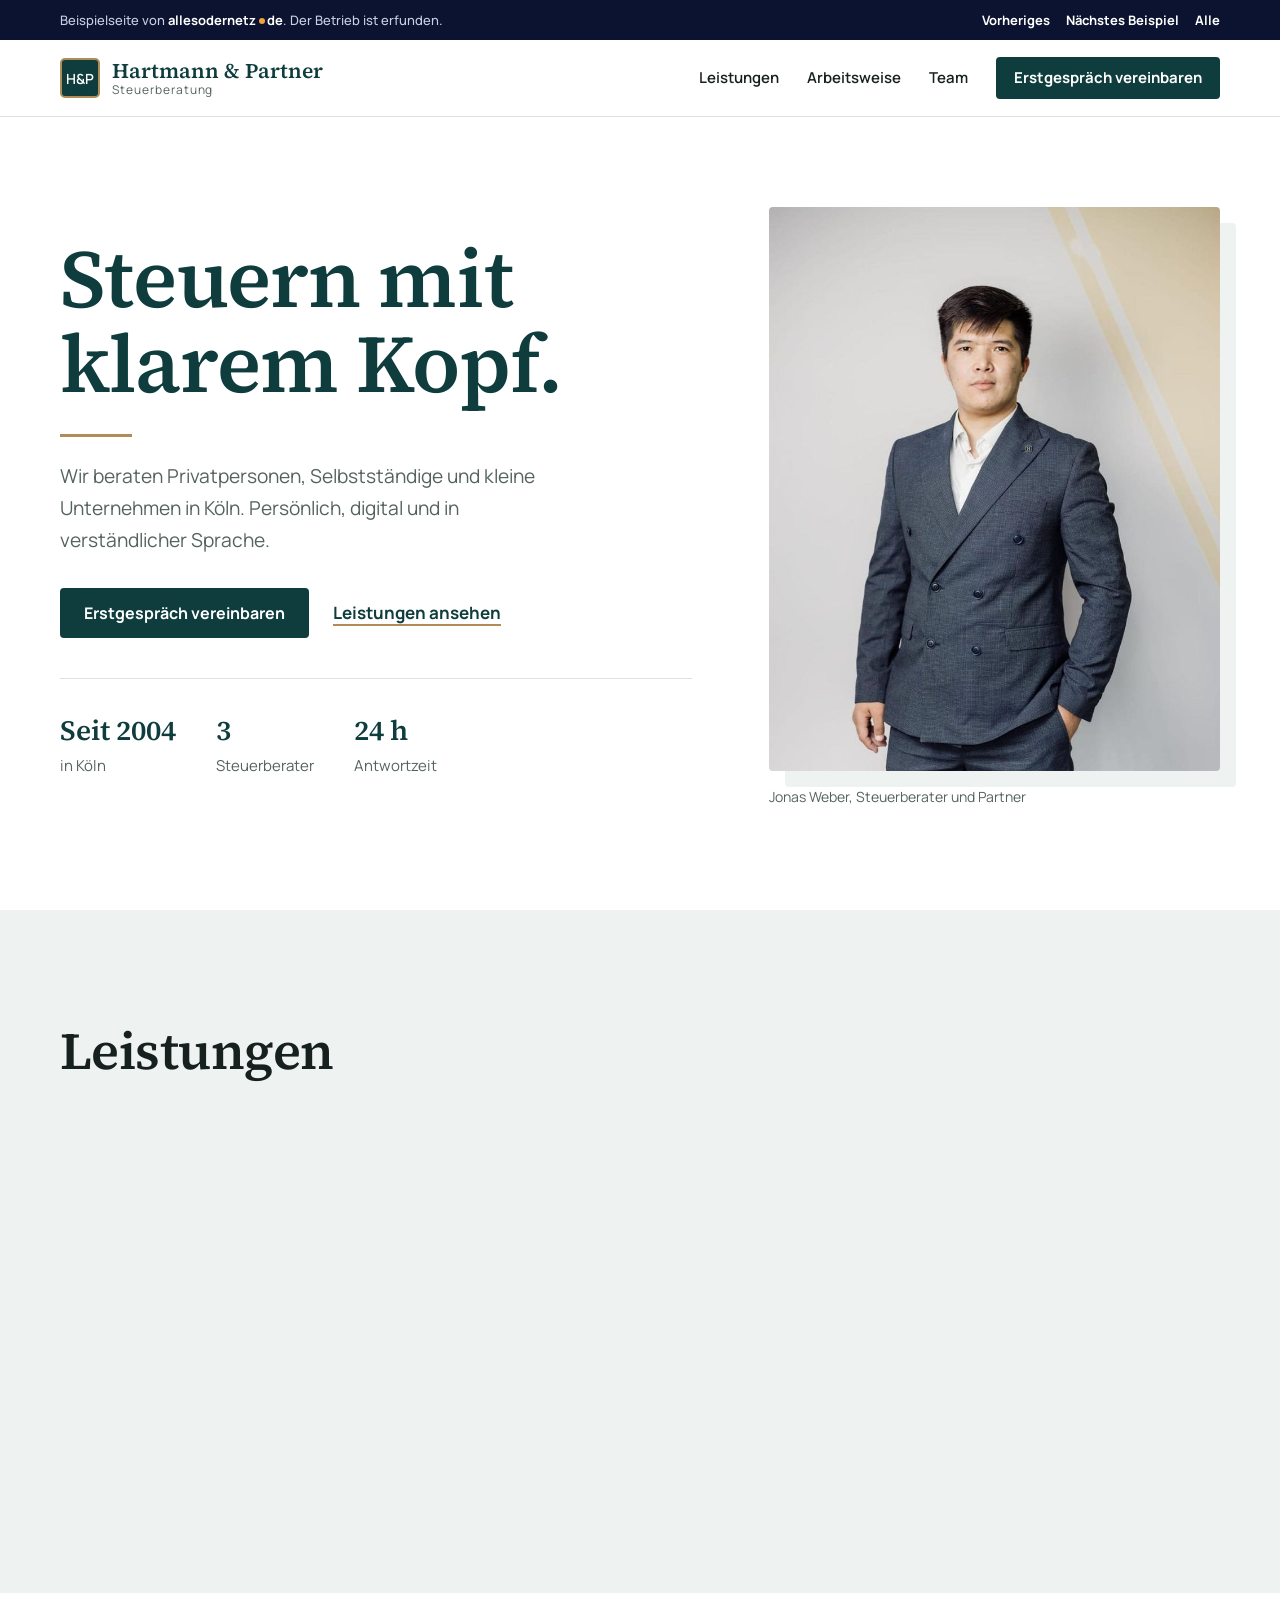
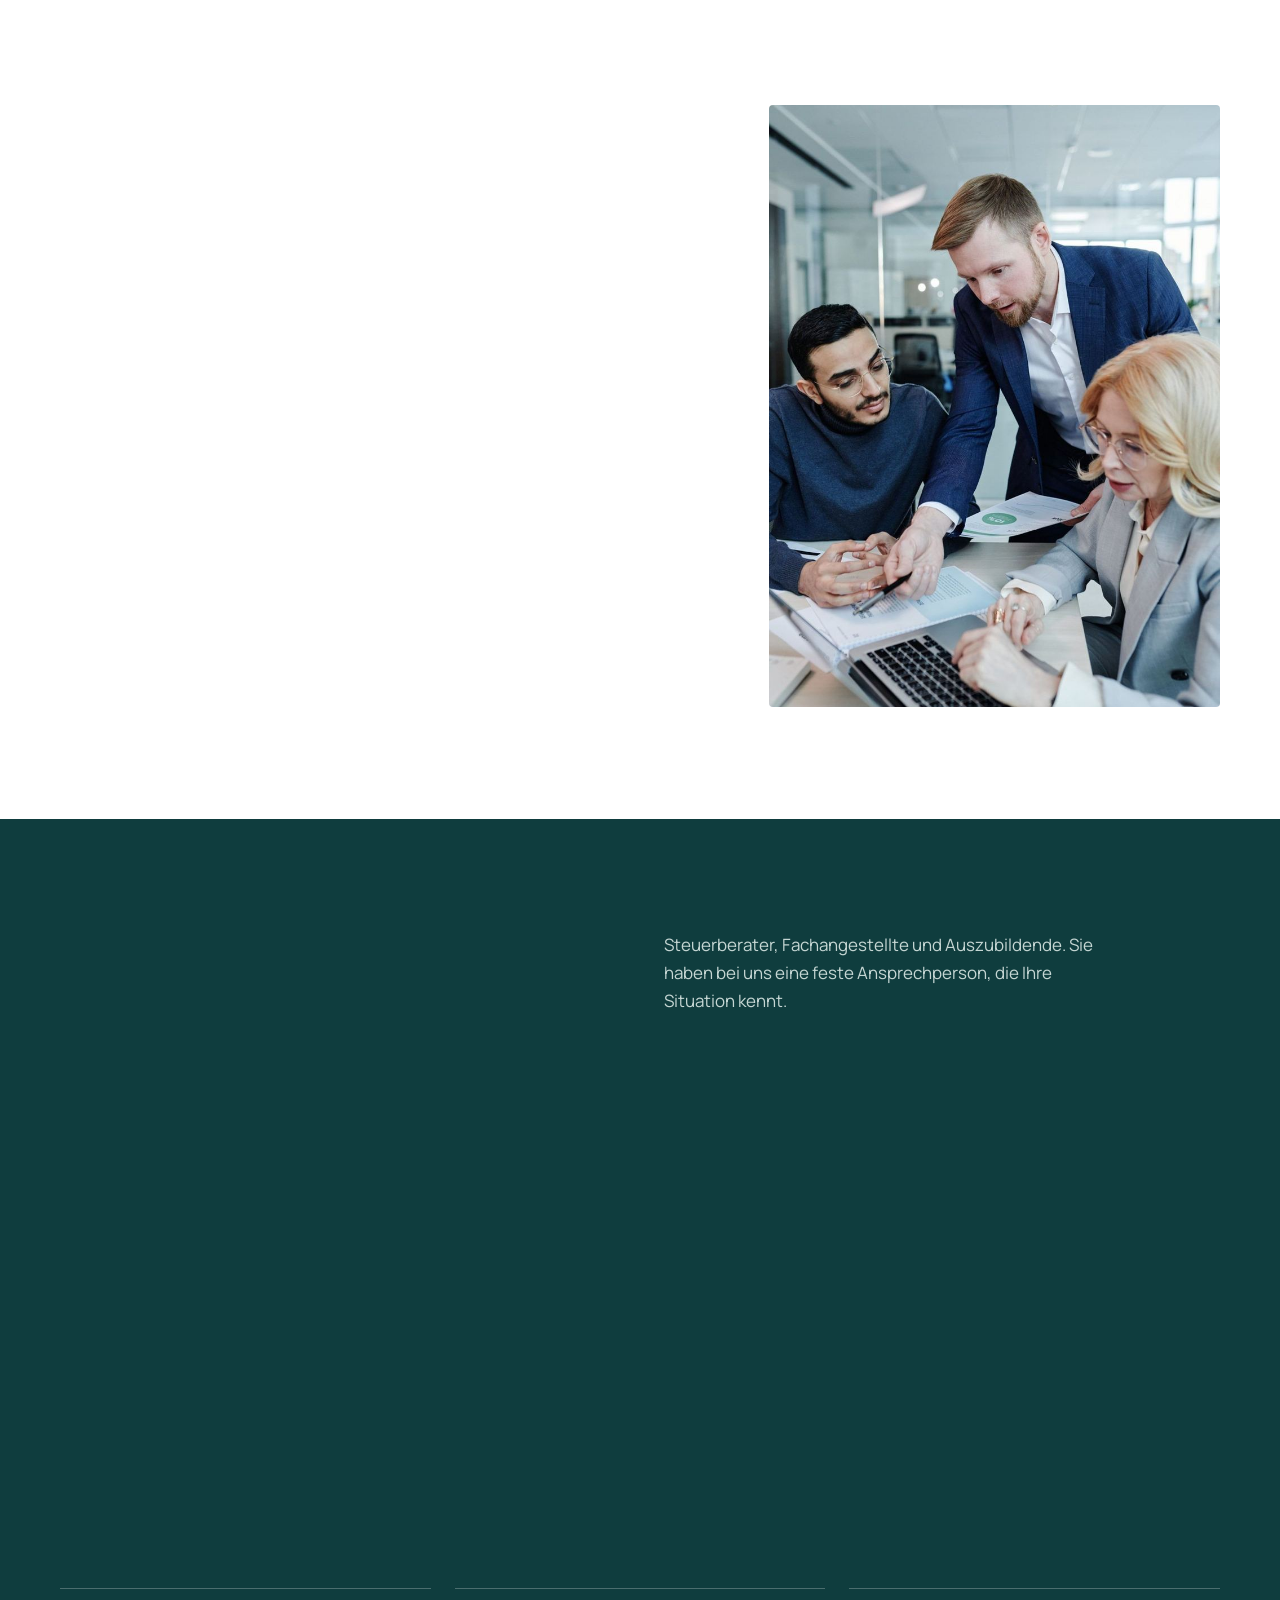
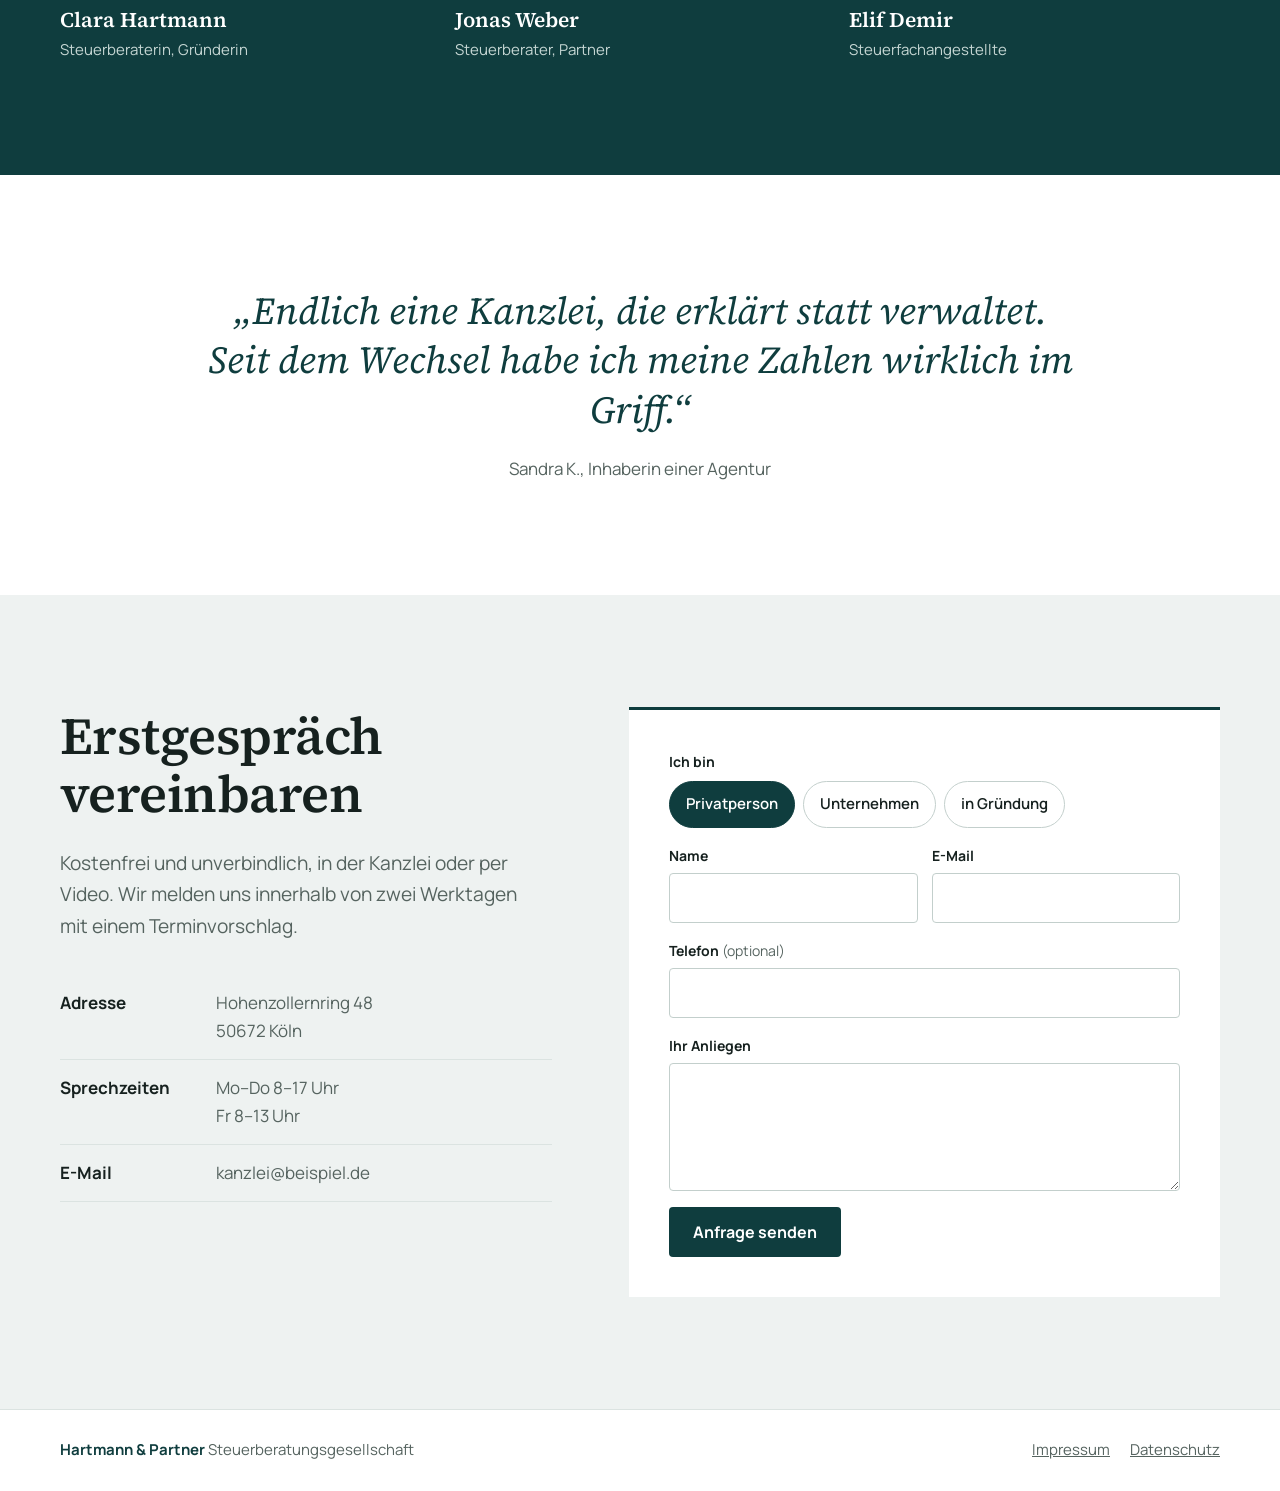
<file: beispiele/hartmann-partner/index.html>
<!doctype html>
<html lang="de">
<head>
<meta charset="utf-8">
<script>document.documentElement.classList.add('js')</script>
<meta name="viewport" content="width=device-width, initial-scale=1">
<meta name="robots" content="noindex, nofollow">
<title>Hartmann & Partner – Beispielseite von allesodernetz.de</title>
<meta name="description" content="Hartmann & Partner Steuerberatung – persönliche Beratung für Privatpersonen und Unternehmen, digital und termintreu.">
<meta name="theme-color" content="#ffffff">
<link rel="icon" href="/favicon.svg" type="image/svg+xml">
<link rel="stylesheet" href="/fonts/fonts.css">
<link rel="stylesheet" href="/assets/base.css">
<link rel="stylesheet" href="/beispiele/hartmann-partner/style.css">
</head>
<body>
<div class="demo-bar"><div class="wrap"><p><span class="long">Beispielseite von </span><strong>allesodernetz<span class="dot" aria-hidden="true"></span>de</strong><span class="long">. Der Betrieb ist erfunden.</span></p><nav aria-label="Weitere Beispiele"><a class="prev" href="/beispiele/salon-lune/">Vorheriges</a><a href="/beispiele/physio-am-stadtpark/">Nächstes Beispiel</a><a href="/#beispiele">Alle</a></nav></div></div>
<!-- desc: Hartmann & Partner Steuerberatung – persönliche Beratung für Privatpersonen und Unternehmen, digital und termintreu. -->
<!-- theme: #ffffff -->
<!-- x: - -->
<header class="top" data-header>
  <div class="wrap top-in">
    <a class="logo" href="#start" aria-label="Hartmann und Partner, zum Seitenanfang">
      <svg width="40" height="40" viewBox="0 0 40 40" aria-hidden="true"><rect x="1" y="1" width="38" height="38" rx="4" fill="#0f3d3e" stroke="#b08d57" stroke-width="2"/><text x="20" y="25.5" text-anchor="middle" font-family="Source Serif 4, Georgia, serif" font-size="14" font-weight="600" fill="#fff">H&amp;P</text></svg>
      <span class="logo-text"><b>Hartmann &amp; Partner</b><small>Steuerberatung</small></span>
    </a>
    <button class="nav-toggle" aria-expanded="false" aria-controls="nav"><span class="bars"></span><span class="sr-only">Menü</span></button>
    <nav id="nav" aria-label="Hauptmenü">
      <a href="#leistungen">Leistungen</a>
      <a href="#arbeitsweise">Arbeitsweise</a>
      <a href="#team">Team</a>
      <a class="btn btn-small" href="#kontakt">Erstgespräch vereinbaren</a>
    </nav>
  </div>
</header>

<main id="start">
  <section class="hero">
    <div class="wrap hero-in">
      <div class="hero-text">
        <h1 data-anim="hero" style="--d:0.1s">Steuern mit klarem Kopf.</h1>
        <p class="lead" data-anim="hero" style="--d:0.3s">Wir beraten Privatpersonen, Selbstständige und kleine Unternehmen in Köln. Persönlich, digital und in verständlicher Sprache.</p>
        <div class="actions" data-anim="hero" style="--d:0.45s">
          <a class="btn" href="#kontakt">Erstgespräch vereinbaren</a>
          <a class="textlink" href="#leistungen">Leistungen ansehen</a>
        </div>
        <ul class="trust" data-anim="hero" style="--d:0.6s">
          <li><b>Seit 2004</b> in Köln</li>
          <li><b data-count="3">3</b> Steuerberater</li>
          <li><b data-count="24" data-suffix=" h">24 h</b> Antwortzeit</li>
        </ul>
      </div>
      <figure class="hero-img" data-anim="hero" style="--d:0.35s">
        <img src="/img/hp-portrait-800.jpg" srcset="/img/hp-portrait-800.jpg 800w, /img/hp-portrait-1600.jpg 1600w" sizes="(max-width: 860px) 100vw, 40vw" alt="Steuerberater Jonas Weber im Anzug vor heller Wand">
        <figcaption>Jonas Weber, Steuerberater und Partner</figcaption>
      </figure>
    </div>
  </section>

  <section class="services" id="leistungen">
    <div class="wrap">
      <h2>Leistungen</h2>
      <div class="cols" data-stagger>
        <div class="col">
          <h3>Für Privatpersonen</h3>
          <ul>
            <li><b>Einkommensteuererklärung</b>für Angestellte, Rentner und Vermieter</li>
            <li><b>Immobilien</b>Vermietung, Kauf, Verkauf und Erbschaft</li>
            <li><b>Steuerbescheid prüfen</b>und bei Bedarf Einspruch einlegen</li>
          </ul>
        </div>
        <div class="col">
          <h3>Für Unternehmen</h3>
          <ul>
            <li><b>Finanz- und Lohnbuchhaltung</b>laufend, digital und termingerecht</li>
            <li><b>Jahresabschluss</b>Bilanz oder Einnahmen-Überschuss-Rechnung</li>
            <li><b>Gründung</b>Rechtsform, Businessplan und die ersten Schritte</li>
          </ul>
        </div>
      </div>
    </div>
  </section>

  <section class="method" id="arbeitsweise">
    <div class="wrap method-in">
      <div>
        <h2>Weniger Papier. Mehr Klarheit.</h2>
        <ol data-stagger>
          <li><h3>Belege hochladen</h3><p>Per App oder E-Mail, wann es Ihnen passt. Ordner und Porto entfallen.</p></li>
          <li><h3>Wir prüfen und buchen</h3><p>Wir melden uns nur, wenn etwas fehlt, und behalten alle Fristen im Blick.</p></li>
          <li><h3>Ergebnis besprechen</h3><p>Persönlich in der Kanzlei oder per Video. Verständlich erklärt, mit klaren Empfehlungen.</p></li>
        </ol>
      </div>
      <figure><img src="/img/hp-meeting-800.jpg" srcset="/img/hp-meeting-800.jpg 800w, /img/hp-meeting-1600.jpg 1600w" sizes="(max-width: 860px) 100vw, 40vw" alt="Beratungsgespräch mit drei Personen am Laptop" loading="lazy"></figure>
    </div>
  </section>

  <section class="team" id="team">
    <div class="wrap">
      <div class="team-head">
        <h2>Unser Team</h2>
        <p>Steuerberater, Fachangestellte und Auszubildende. Sie haben bei uns eine feste Ansprechperson, die Ihre Situation kennt.</p>
      </div>
      <img class="team-img" src="/img/hp-team-1600.jpg" srcset="/img/hp-team-800.jpg 800w, /img/hp-team-1600.jpg 1600w" sizes="100vw" alt="Das Team der Kanzlei, in einer Reihe stehend" loading="lazy">
      <ul class="people" data-stagger>
        <li><b>Clara Hartmann</b>Steuerberaterin, Gründerin</li>
        <li><b>Jonas Weber</b>Steuerberater, Partner</li>
        <li><b>Elif Demir</b>Steuerfachangestellte</li>
      </ul>
    </div>
  </section>

  <section class="quote">
    <div class="wrap">
      <figure>
        <blockquote>„Endlich eine Kanzlei, die erklärt statt verwaltet. Seit dem Wechsel habe ich meine Zahlen wirklich im Griff.“</blockquote>
        <figcaption>Sandra K., Inhaberin einer Agentur</figcaption>
      </figure>
    </div>
  </section>

  <section class="contact" id="kontakt">
    <div class="wrap contact-in">
      <div>
        <h2>Erstgespräch vereinbaren</h2>
        <p class="lead">Kostenfrei und unverbindlich, in der Kanzlei oder per Video. Wir melden uns innerhalb von zwei Werktagen mit einem Terminvorschlag.</p>
        <dl class="info">
          <div><dt>Adresse</dt><dd>Hohenzollernring 48<br>50672 Köln</dd></div>
          <div><dt>Sprechzeiten</dt><dd>Mo–Do 8–17 Uhr<br>Fr 8–13 Uhr</dd></div>
          <div><dt>E-Mail</dt><dd>kanzlei@beispiel.de</dd></div>
        </dl>
      </div>
      <form class="form" data-demo>
        <fieldset class="seg">
          <legend>Ich bin</legend>
          <label><input type="radio" name="typ" value="Privatperson" checked><span>Privatperson</span></label>
          <label><input type="radio" name="typ" value="Unternehmen"><span>Unternehmen</span></label>
          <label><input type="radio" name="typ" value="Gründung"><span>in Gründung</span></label>
        </fieldset>
        <div class="row2">
          <label>Name<input type="text" name="name" autocomplete="name" required></label>
          <label>E-Mail<input type="email" name="email" autocomplete="email" required></label>
        </div>
        <label><span>Telefon <span class="opt">(optional)</span></span><input type="tel" name="telefon" autocomplete="tel"></label>
        <label>Ihr Anliegen<textarea name="nachricht" rows="4" required></textarea></label>
        <button class="btn" type="submit">Anfrage senden</button>
        <div class="form-done" role="status">
          <h3>Vielen Dank für Ihre Anfrage.</h3>
          <p>Wir melden uns innerhalb von zwei Werktagen. In diesem Beispiel wird nichts gesendet.</p>
          <button class="textlink" type="button" data-again>Neue Anfrage</button>
        </div>
      </form>
    </div>
  </section>
</main>

<footer class="foot">
  <div class="wrap foot-in">
    <p><b>Hartmann &amp; Partner</b> Steuerberatungsgesellschaft</p>
    <nav aria-label="Rechtliches"><a href="#start">Impressum</a><a href="#start">Datenschutz</a></nav>
  </div>
</footer>

<script src="/assets/site.js"></script>
</body>
</html>
</file>
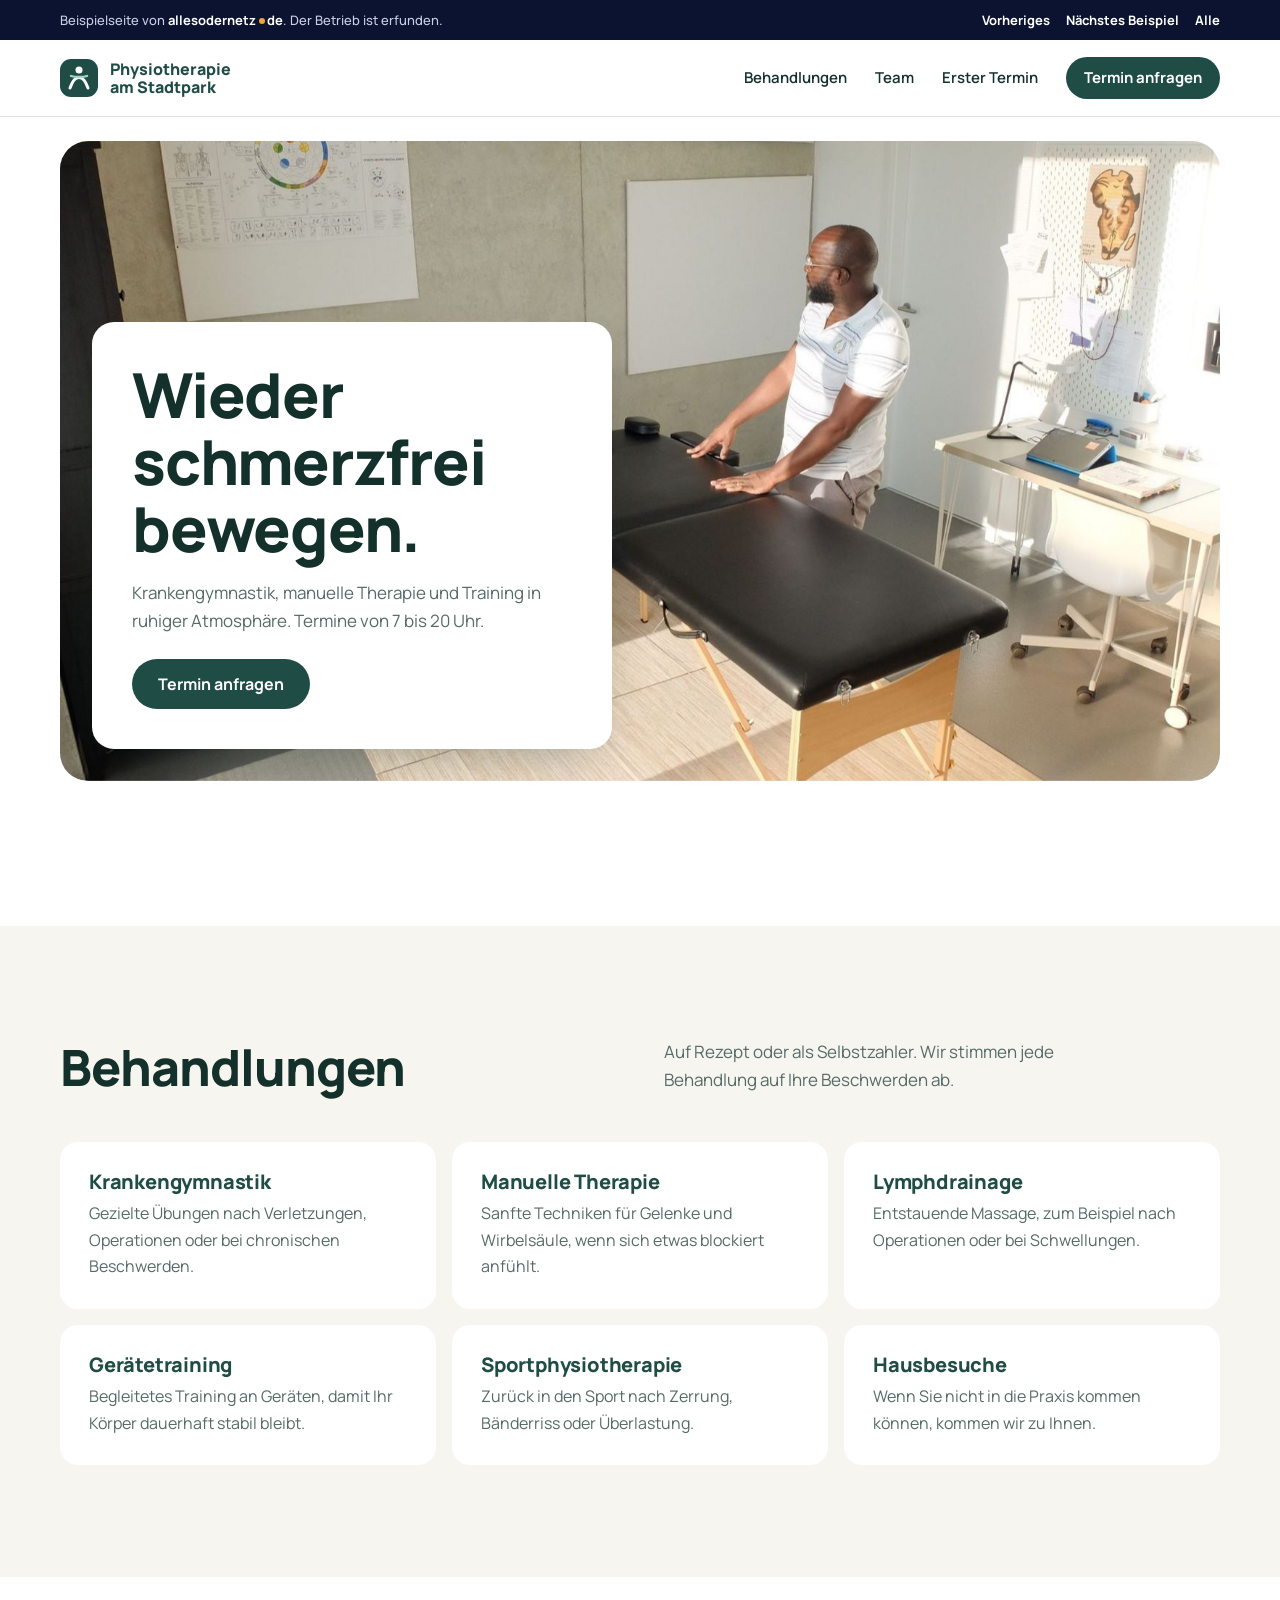
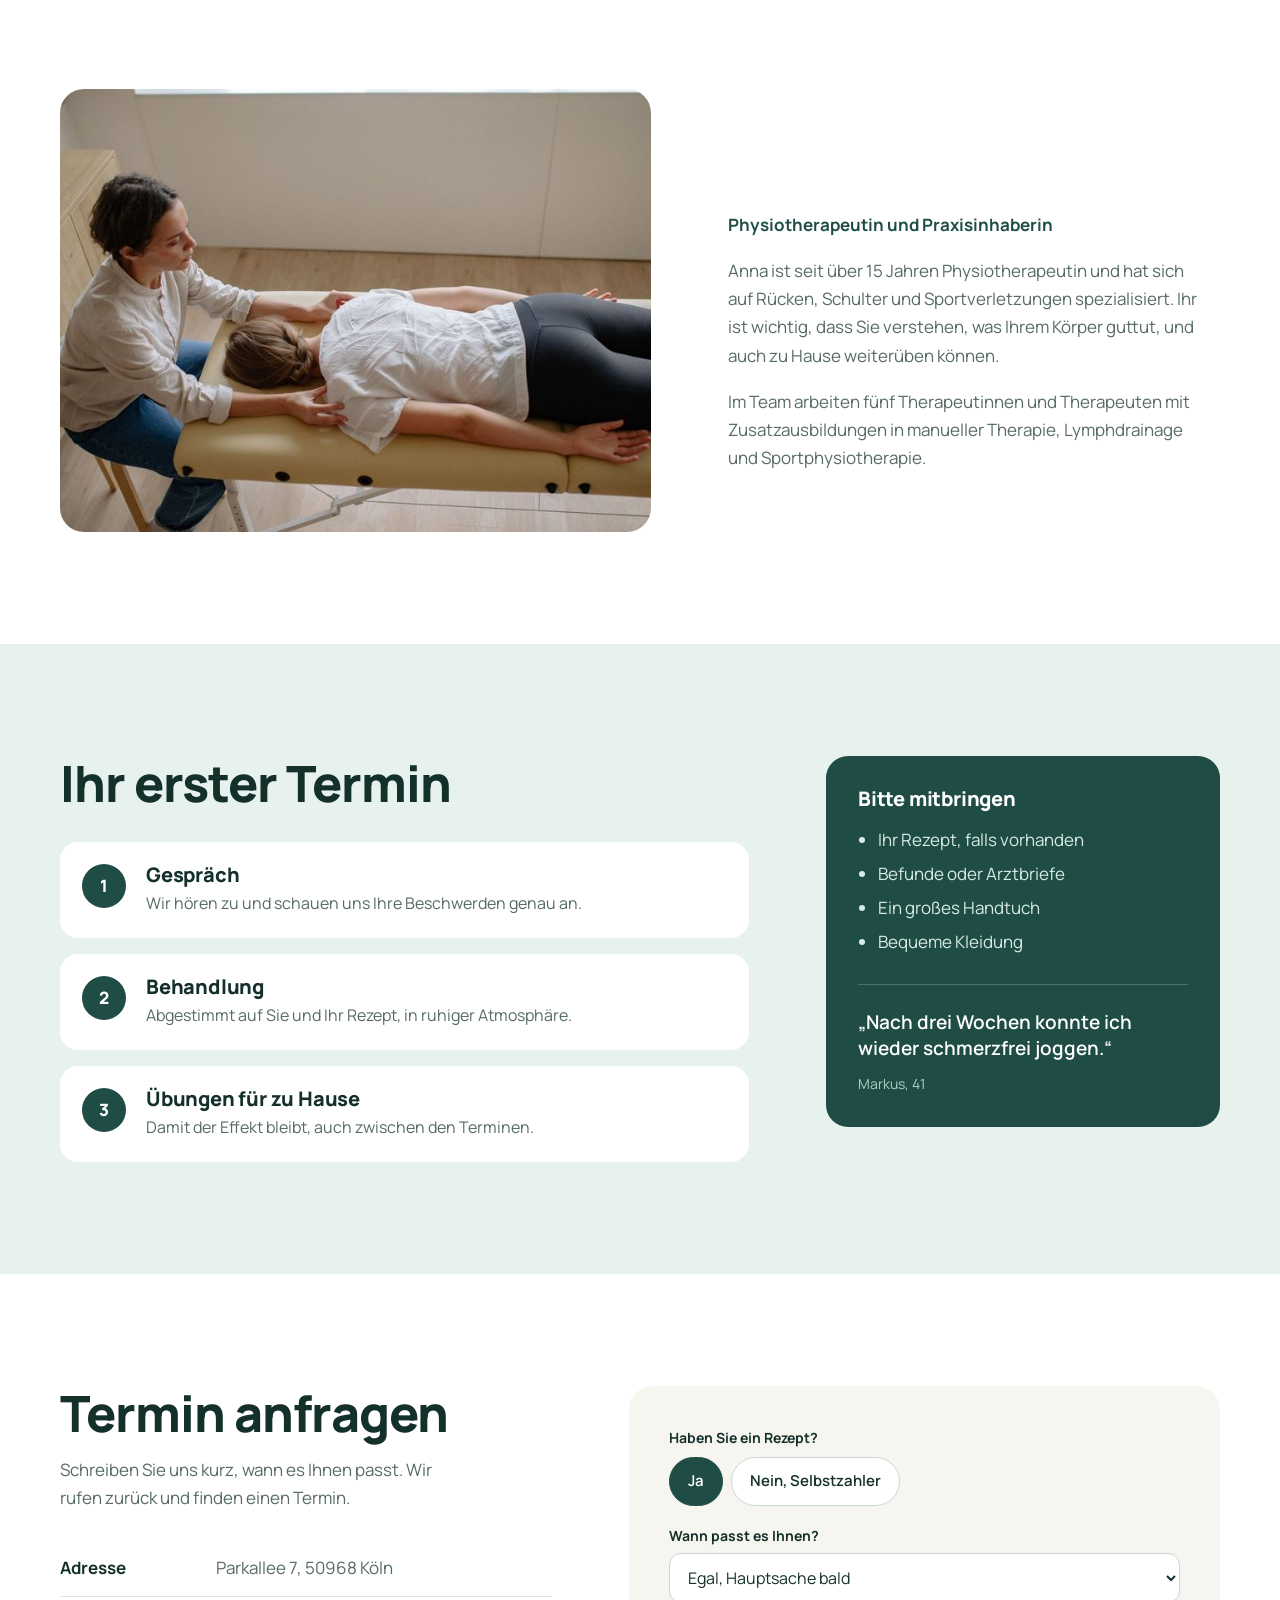
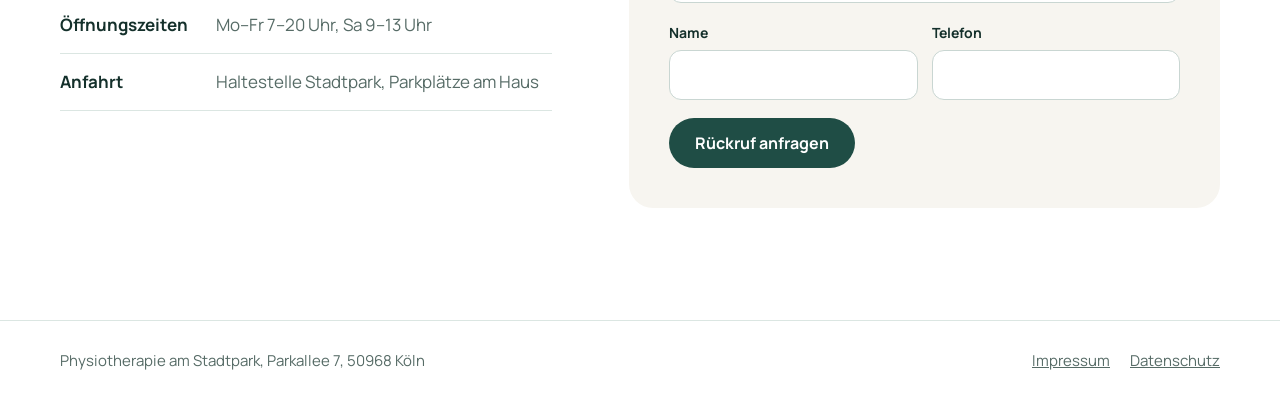
<file: beispiele/physio-am-stadtpark/index.html>
<!doctype html>
<html lang="de">
<head>
<meta charset="utf-8">
<script>document.documentElement.classList.add('js')</script>
<meta name="viewport" content="width=device-width, initial-scale=1">
<meta name="robots" content="noindex, nofollow">
<title>Physiotherapie am Stadtpark – Beispielseite von allesodernetz.de</title>
<meta name="description" content="Physiotherapie am Stadtpark – Krankengymnastik, manuelle Therapie und Training. Alle Kassen und privat.">
<meta name="theme-color" content="#ffffff">
<link rel="icon" href="/favicon.svg" type="image/svg+xml">
<link rel="stylesheet" href="/fonts/fonts.css">
<link rel="stylesheet" href="/assets/base.css">
<link rel="stylesheet" href="/beispiele/physio-am-stadtpark/style.css">
</head>
<body>
<div class="demo-bar"><div class="wrap"><p><span class="long">Beispielseite von </span><strong>allesodernetz<span class="dot" aria-hidden="true"></span>de</strong><span class="long">. Der Betrieb ist erfunden.</span></p><nav aria-label="Weitere Beispiele"><a class="prev" href="/beispiele/hartmann-partner/">Vorheriges</a><a href="/beispiele/denis-karyan/">Nächstes Beispiel</a><a href="/#beispiele">Alle</a></nav></div></div>
<!-- desc: Physiotherapie am Stadtpark – Krankengymnastik, manuelle Therapie und Training. Alle Kassen und privat. -->
<!-- theme: #ffffff -->
<!-- x: - -->
<header class="top" data-header>
  <div class="wrap top-in">
    <a class="logo" href="#start" aria-label="Physiotherapie am Stadtpark, zum Seitenanfang">
      <svg width="38" height="38" viewBox="0 0 38 38" aria-hidden="true"><rect width="38" height="38" rx="11" fill="#1f4d45"/><circle cx="19" cy="11" r="3.5" fill="#fff"/><path d="M10 29c2.4-7 4.8-10.5 9-10.5s6.6 3.5 9 10.5" fill="none" stroke="#fff" stroke-width="3" stroke-linecap="round"/><path d="M11 17c3.5 1.4 12.5 1.4 16 0" stroke="#a9d3c7" stroke-width="2.4" stroke-linecap="round" fill="none"/></svg>
      <span>Physiotherapie<br>am Stadtpark</span>
    </a>
    <button class="nav-toggle" aria-expanded="false" aria-controls="nav"><span class="bars"></span><span class="sr-only">Menü</span></button>
    <nav id="nav" aria-label="Hauptmenü">
      <a href="#behandlungen">Behandlungen</a>
      <a href="#team">Team</a>
      <a href="#erster-termin">Erster Termin</a>
      <a class="btn btn-small" href="#termin">Termin anfragen</a>
    </nav>
  </div>
</header>

<main id="start">
  <section class="hero">
    <div class="wrap">
      <div class="hero-box">
        <img data-zoom src="/img/physio-raum-1600.jpg" srcset="/img/physio-raum-800.jpg 800w, /img/physio-raum-1600.jpg 1600w" sizes="(max-width: 860px) 100vw, 1160px" alt="Heller Behandlungsraum mit Liege und Therapeut">
        <div class="hero-card" data-anim="hero" style="--d:0.25s">
          <h1>Wieder schmerzfrei bewegen.</h1>
          <p>Krankengymnastik, manuelle Therapie und Training in ruhiger Atmosphäre. Termine von 7 bis 20 Uhr.</p>
          <a class="btn" href="#termin">Termin anfragen</a>
        </div>
      </div>
      <ul class="facts" data-stagger>
        <li>Alle Kassen und privat</li>
        <li>Termine meist innerhalb einer Woche</li>
        <li>Barrierefrei, Parkplätze am Haus</li>
      </ul>
    </div>
  </section>

  <section class="treat" id="behandlungen">
    <div class="wrap">
      <div class="sec-head">
        <h2>Behandlungen</h2>
        <p>Auf Rezept oder als Selbstzahler. Wir stimmen jede Behandlung auf Ihre Beschwerden ab.</p>
      </div>
      <ul class="tlist" data-stagger>
        <li><h3>Krankengymnastik</h3><p>Gezielte Übungen nach Verletzungen, Operationen oder bei chronischen Beschwerden.</p></li>
        <li><h3>Manuelle Therapie</h3><p>Sanfte Techniken für Gelenke und Wirbelsäule, wenn sich etwas blockiert anfühlt.</p></li>
        <li><h3>Lymphdrainage</h3><p>Entstauende Massage, zum Beispiel nach Operationen oder bei Schwellungen.</p></li>
        <li><h3>Gerätetraining</h3><p>Begleitetes Training an Geräten, damit Ihr Körper dauerhaft stabil bleibt.</p></li>
        <li><h3>Sportphysiotherapie</h3><p>Zurück in den Sport nach Zerrung, Bänderriss oder Überlastung.</p></li>
        <li><h3>Hausbesuche</h3><p>Wenn Sie nicht in die Praxis kommen können, kommen wir zu Ihnen.</p></li>
      </ul>
    </div>
  </section>

  <section class="team" id="team">
    <div class="wrap team-in">
      <figure><img src="/img/physio-behandlung-800.jpg" srcset="/img/physio-behandlung-800.jpg 800w, /img/physio-behandlung-1600.jpg 1600w" sizes="(max-width: 860px) 100vw, 50vw" alt="Anna Weber behandelt eine Patientin auf der Liege" loading="lazy"></figure>
      <div>
        <h2>Anna Weber</h2>
        <p class="role">Physiotherapeutin und Praxisinhaberin</p>
        <p>Anna ist seit über 15 Jahren Physiotherapeutin und hat sich auf Rücken, Schulter und Sportverletzungen spezialisiert. Ihr ist wichtig, dass Sie verstehen, was Ihrem Körper guttut, und auch zu Hause weiterüben können.</p>
        <p>Im Team arbeiten fünf Therapeutinnen und Therapeuten mit Zusatzausbildungen in manueller Therapie, Lymphdrainage und Sportphysiotherapie.</p>
      </div>
    </div>
  </section>

  <section class="first" id="erster-termin">
    <div class="wrap first-in">
      <div>
        <h2>Ihr erster Termin</h2>
        <ol data-stagger>
          <li><h3>Gespräch</h3><p>Wir hören zu und schauen uns Ihre Beschwerden genau an.</p></li>
          <li><h3>Behandlung</h3><p>Abgestimmt auf Sie und Ihr Rezept, in ruhiger Atmosphäre.</p></li>
          <li><h3>Übungen für zu Hause</h3><p>Damit der Effekt bleibt, auch zwischen den Terminen.</p></li>
        </ol>
      </div>
      <aside class="bring">
        <h3>Bitte mitbringen</h3>
        <ul>
          <li>Ihr Rezept, falls vorhanden</li>
          <li>Befunde oder Arztbriefe</li>
          <li>Ein großes Handtuch</li>
          <li>Bequeme Kleidung</li>
        </ul>
        <figure>
          <blockquote>„Nach drei Wochen konnte ich wieder schmerzfrei joggen.“</blockquote>
          <figcaption>Markus, 41</figcaption>
        </figure>
      </aside>
    </div>
  </section>

  <section class="contact" id="termin">
    <div class="wrap contact-in">
      <div>
        <h2>Termin anfragen</h2>
        <p class="lead">Schreiben Sie uns kurz, wann es Ihnen passt. Wir rufen zurück und finden einen Termin.</p>
        <dl class="info">
          <div><dt>Adresse</dt><dd>Parkallee 7, 50968 Köln</dd></div>
          <div><dt>Öffnungszeiten</dt><dd>Mo–Fr 7–20 Uhr, Sa 9–13 Uhr</dd></div>
          <div><dt>Anfahrt</dt><dd>Haltestelle Stadtpark, Parkplätze am Haus</dd></div>
        </dl>
      </div>
      <form class="form" data-demo>
        <fieldset class="seg">
          <legend>Haben Sie ein Rezept?</legend>
          <label><input type="radio" name="rezept" value="ja" checked><span>Ja</span></label>
          <label><input type="radio" name="rezept" value="nein"><span>Nein, Selbstzahler</span></label>
        </fieldset>
        <label>Wann passt es Ihnen?
          <select name="zeit"><option>Egal, Hauptsache bald</option><option>Morgens (7–10 Uhr)</option><option>Mittags (10–14 Uhr)</option><option>Nachmittags (14–17 Uhr)</option><option>Abends (17–20 Uhr)</option></select>
        </label>
        <div class="row2">
          <label>Name<input type="text" name="name" autocomplete="name" required></label>
          <label>Telefon<input type="tel" name="telefon" autocomplete="tel" required></label>
        </div>
        <button class="btn" type="submit">Rückruf anfragen</button>
        <div class="form-done" role="status">
          <h3>Danke, wir melden uns.</h3>
          <p>Meist noch am selben Tag. In diesem Beispiel wird nichts gesendet.</p>
          <button class="textlink" type="button" data-again>Neue Anfrage</button>
        </div>
      </form>
    </div>
  </section>
</main>

<footer class="foot">
  <div class="wrap foot-in">
    <p>Physiotherapie am Stadtpark, Parkallee 7, 50968 Köln</p>
    <nav aria-label="Rechtliches"><a href="#start">Impressum</a><a href="#start">Datenschutz</a></nav>
  </div>
</footer>

<script src="/assets/site.js"></script>
</body>
</html>
</file>
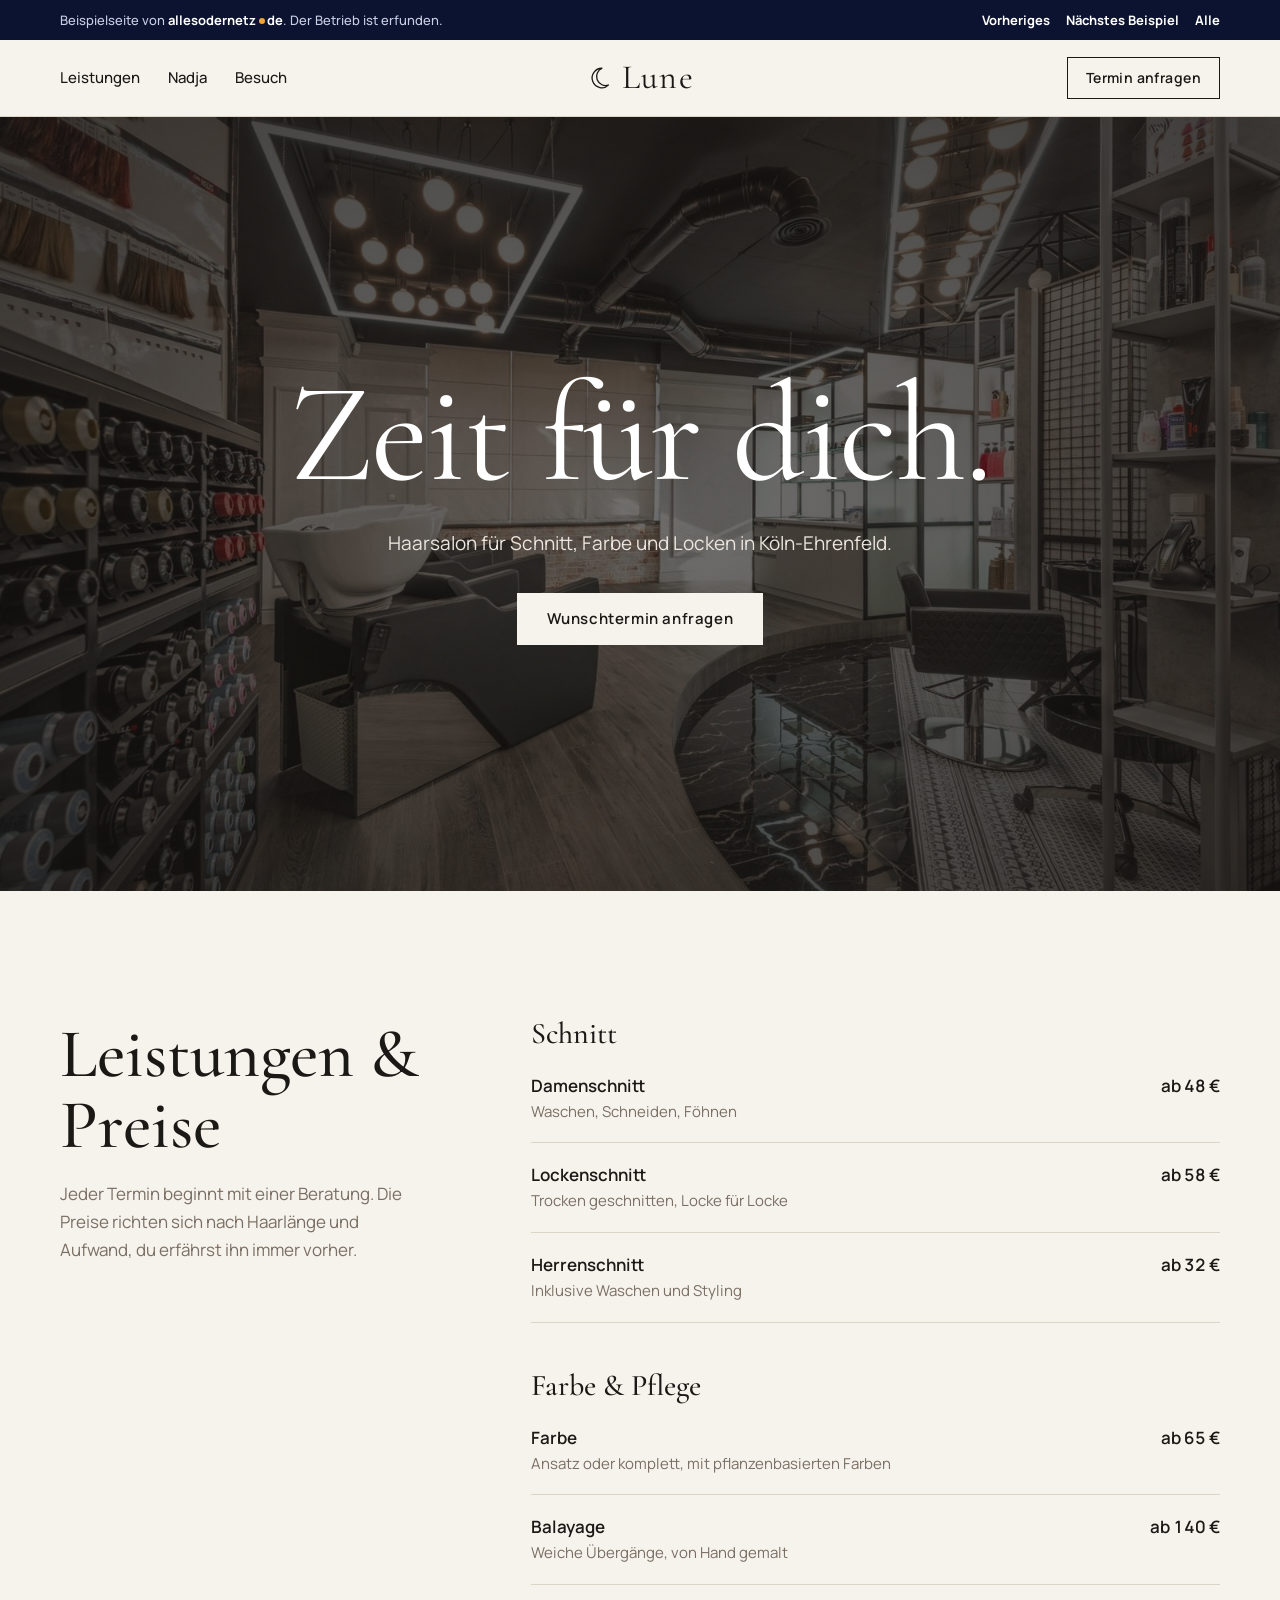
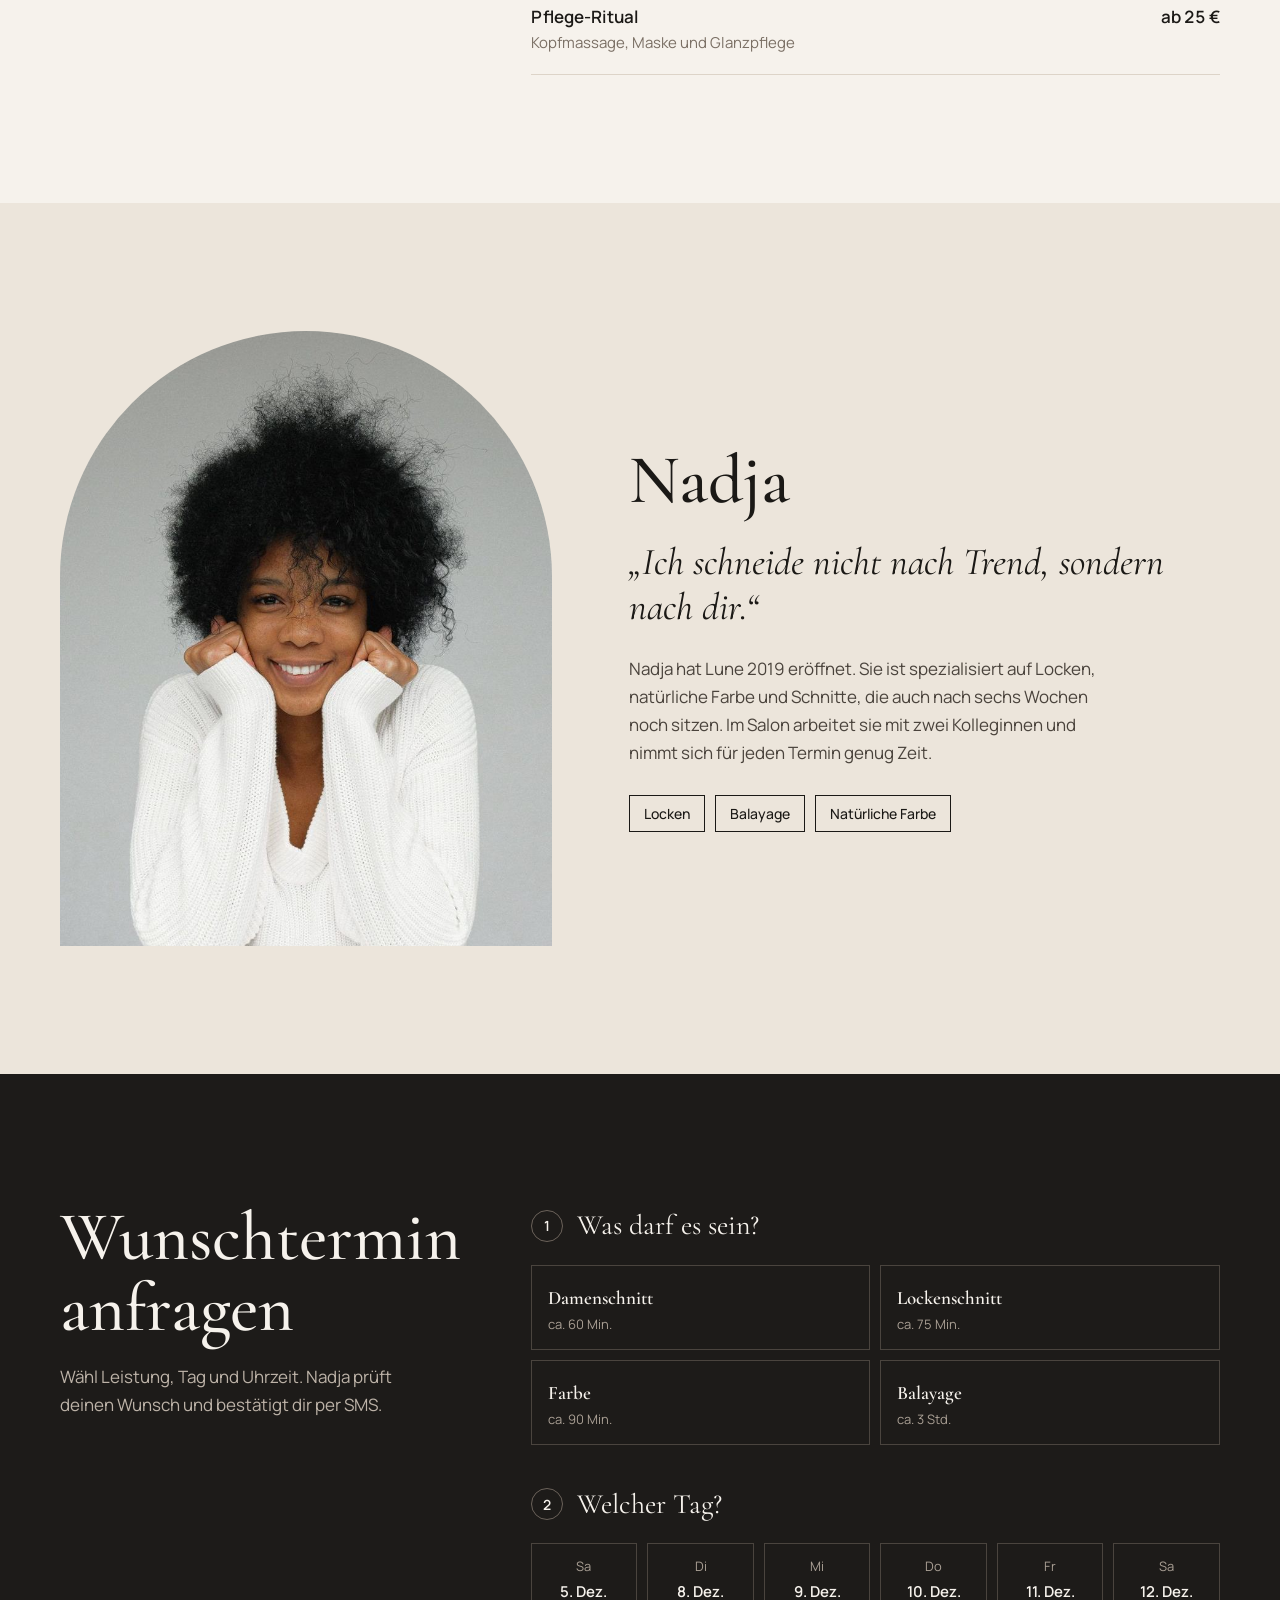
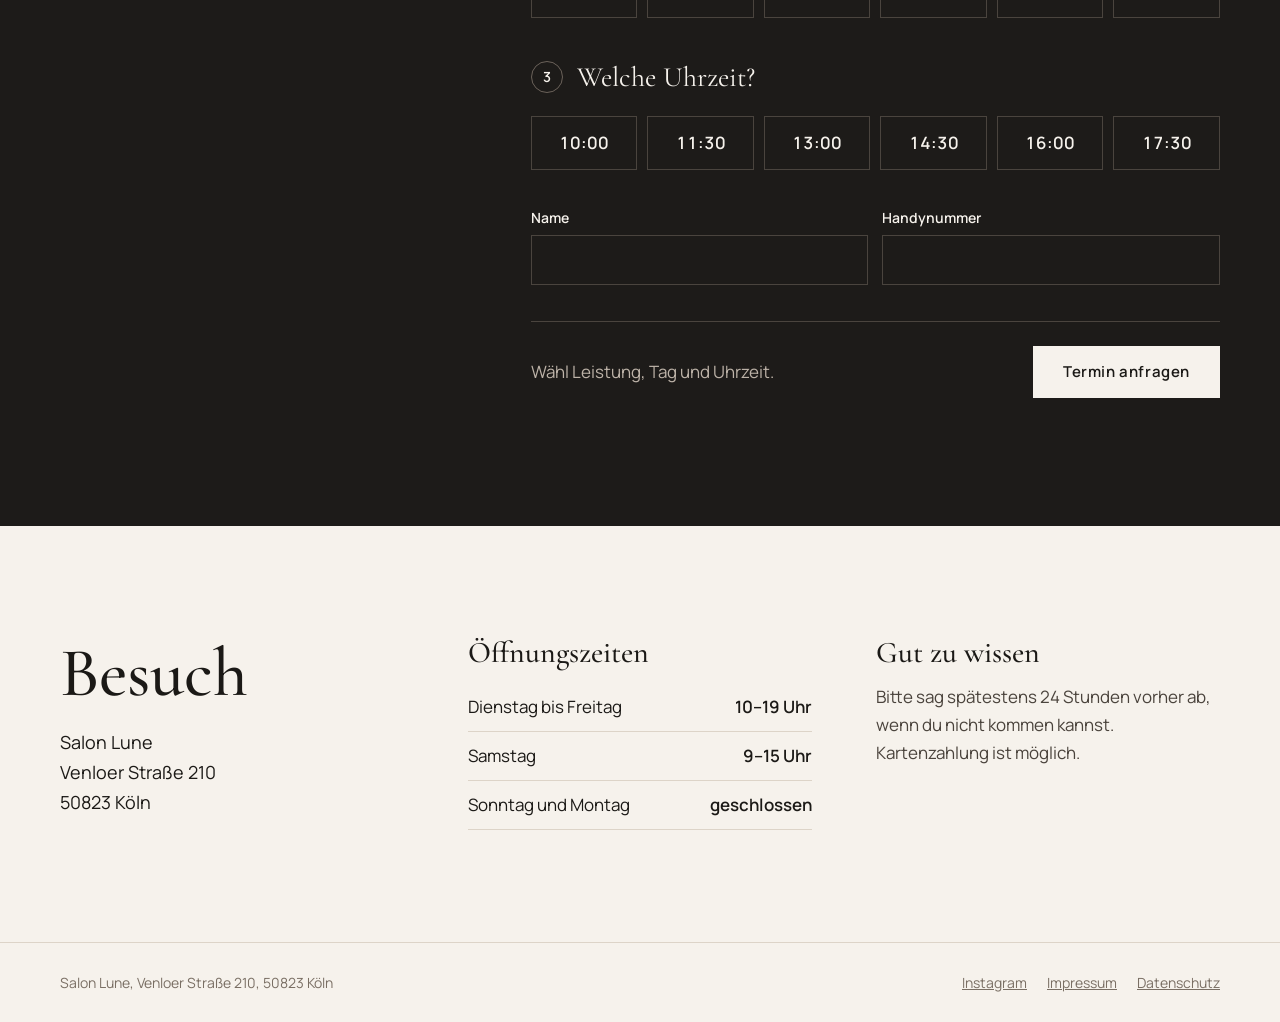
<file: beispiele/salon-lune/index.html>
<!doctype html>
<html lang="de">
<head>
<meta charset="utf-8">
<script>document.documentElement.classList.add('js')</script>
<meta name="viewport" content="width=device-width, initial-scale=1">
<meta name="robots" content="noindex, nofollow">
<title>Salon Lune – Beispielseite von allesodernetz.de</title>
<meta name="description" content="Salon Lune – Haarsalon für Schnitt, Farbe und Locken. Wunschtermin online anfragen.">
<meta name="theme-color" content="#f6f2ec">
<link rel="icon" href="/favicon.svg" type="image/svg+xml">
<link rel="stylesheet" href="/fonts/fonts.css">
<link rel="stylesheet" href="/assets/base.css">
<link rel="stylesheet" href="/beispiele/salon-lune/style.css">
</head>
<body>
<div class="demo-bar"><div class="wrap"><p><span class="long">Beispielseite von </span><strong>allesodernetz<span class="dot" aria-hidden="true"></span>de</strong><span class="long">. Der Betrieb ist erfunden.</span></p><nav aria-label="Weitere Beispiele"><a class="prev" href="/beispiele/elektro-kaya/">Vorheriges</a><a href="/beispiele/hartmann-partner/">Nächstes Beispiel</a><a href="/#beispiele">Alle</a></nav></div></div>
<!-- desc: Salon Lune – Haarsalon für Schnitt, Farbe und Locken. Wunschtermin online anfragen. -->
<!-- theme: #f6f2ec -->
<!-- script: <script src="/beispiele/salon-lune/termin.js"></script> -->
<header class="top" data-header>
  <div class="wrap top-in">
    <nav id="nav" aria-label="Hauptmenü">
      <a href="#leistungen">Leistungen</a>
      <a href="#nadja">Nadja</a>
      <a href="#besuch">Besuch</a>
      <a class="btn-line nav-cta" href="#termin">Termin anfragen</a>
    </nav>
    <a class="logo" href="#start" aria-label="Salon Lune, zum Seitenanfang">
      <svg width="26" height="26" viewBox="0 0 32 32" aria-hidden="true"><path d="M20 4a12 12 0 1 0 8 20.5A10 10 0 0 1 20 4z" fill="none" stroke="currentColor" stroke-width="1.6"/></svg>
      <span>Lune</span>
    </a>
    <a class="btn-line top-cta" href="#termin">Termin anfragen</a>
    <button class="nav-toggle" aria-expanded="false" aria-controls="nav"><span class="bars"></span><span class="sr-only">Menü</span></button>
  </div>
</header>

<main id="start">
  <section class="hero">
    <img class="hero-bg" data-zoom src="/img/lune-salon-1600.jpg" srcset="/img/lune-salon-800.jpg 800w, /img/lune-salon-1600.jpg 1600w" sizes="100vw" alt="">
    <div class="wrap hero-in">
      <h1 data-anim="hero" style="--d:0.15s">Zeit für dich.</h1>
      <p data-anim="hero" style="--d:0.4s">Haarsalon für Schnitt, Farbe und Locken in Köln-Ehrenfeld.</p>
      <a class="btn" href="#termin" data-anim="hero" style="--d:0.6s">Wunschtermin anfragen</a>
    </div>
  </section>

  <section class="prices" id="leistungen">
    <div class="wrap prices-in">
      <div class="prices-head">
        <h2>Leistungen &amp; Preise</h2>
        <p>Jeder Termin beginnt mit einer Beratung. Die Preise richten sich nach Haarlänge und Aufwand, du erfährst ihn immer vorher.</p>
      </div>
      <div class="plist">
        <h3>Schnitt</h3>
        <dl>
          <div><dt>Damenschnitt</dt><dd>ab 48 €</dd><p>Waschen, Schneiden, Föhnen</p></div>
          <div><dt>Lockenschnitt</dt><dd>ab 58 €</dd><p>Trocken geschnitten, Locke für Locke</p></div>
          <div><dt>Herrenschnitt</dt><dd>ab 32 €</dd><p>Inklusive Waschen und Styling</p></div>
        </dl>
        <h3>Farbe &amp; Pflege</h3>
        <dl>
          <div><dt>Farbe</dt><dd>ab 65 €</dd><p>Ansatz oder komplett, mit pflanzenbasierten Farben</p></div>
          <div><dt>Balayage</dt><dd>ab 140 €</dd><p>Weiche Übergänge, von Hand gemalt</p></div>
          <div><dt>Pflege-Ritual</dt><dd>ab 25 €</dd><p>Kopfmassage, Maske und Glanzpflege</p></div>
        </dl>
      </div>
    </div>
  </section>

  <section class="nadja" id="nadja">
    <div class="wrap nadja-in">
      <figure><img src="/img/lune-nadja-800.jpg" srcset="/img/lune-nadja-800.jpg 800w, /img/lune-nadja-1600.jpg 1600w" sizes="(max-width: 860px) 100vw, 42vw" alt="Nadja, Inhaberin von Salon Lune" loading="lazy"></figure>
      <div>
        <h2>Nadja</h2>
        <blockquote>„Ich schneide nicht nach Trend, sondern nach dir.“</blockquote>
        <p>Nadja hat Lune 2019 eröffnet. Sie ist spezialisiert auf Locken, natürliche Farbe und Schnitte, die auch nach sechs Wochen noch sitzen. Im Salon arbeitet sie mit zwei Kolleginnen und nimmt sich für jeden Termin genug Zeit.</p>
        <ul class="tags" data-stagger><li>Locken</li><li>Balayage</li><li>Natürliche Farbe</li></ul>
      </div>
    </div>
  </section>

  <section class="booking" id="termin">
    <div class="wrap booking-in">
      <div class="booking-head">
        <h2>Wunschtermin anfragen</h2>
        <p>Wähl Leistung, Tag und Uhrzeit. Nadja prüft deinen Wunsch und bestätigt dir per SMS.</p>
      </div>
      <form class="book" data-demo data-booking>
        <fieldset>
          <legend><span>1</span>Was darf es sein?</legend>
          <div class="choices svc">
            <label><input type="radio" name="leistung" value="Damenschnitt" required><span>Damenschnitt<small>ca. 60 Min.</small></span></label>
            <label><input type="radio" name="leistung" value="Lockenschnitt"><span>Lockenschnitt<small>ca. 75 Min.</small></span></label>
            <label><input type="radio" name="leistung" value="Farbe"><span>Farbe<small>ca. 90 Min.</small></span></label>
            <label><input type="radio" name="leistung" value="Balayage"><span>Balayage<small>ca. 3 Std.</small></span></label>
          </div>
        </fieldset>
        <fieldset>
          <legend><span>2</span>Welcher Tag?</legend>
          <div class="choices days" data-days></div>
        </fieldset>
        <fieldset>
          <legend><span>3</span>Welche Uhrzeit?</legend>
          <div class="choices times">
            <label><input type="radio" name="zeit" value="10:00" required><span>10:00</span></label>
            <label><input type="radio" name="zeit" value="11:30"><span>11:30</span></label>
            <label><input type="radio" name="zeit" value="13:00"><span>13:00</span></label>
            <label><input type="radio" name="zeit" value="14:30"><span>14:30</span></label>
            <label><input type="radio" name="zeit" value="16:00"><span>16:00</span></label>
            <label><input type="radio" name="zeit" value="17:30"><span>17:30</span></label>
          </div>
        </fieldset>
        <div class="who">
          <label>Name<input type="text" name="name" autocomplete="name" required></label>
          <label>Handynummer<input type="tel" name="telefon" autocomplete="tel" required></label>
        </div>
        <div class="summary">
          <p data-summary>Wähl Leistung, Tag und Uhrzeit.</p>
          <button class="btn" type="submit">Termin anfragen</button>
        </div>
        <div class="form-done" role="status">
          <h3>Danke, deine Anfrage ist bei Nadja.</h3>
          <p>Du bekommst eine SMS, sobald der Termin bestätigt ist. In diesem Beispiel wird nichts gesendet.</p>
          <button class="textlink" type="button" data-again>Anderen Termin wählen</button>
        </div>
      </form>
    </div>
  </section>

  <section class="visit" id="besuch">
    <div class="wrap visit-in">
      <div><h2>Besuch</h2><address>Salon Lune<br>Venloer Straße 210<br>50823 Köln</address></div>
      <div>
        <h3>Öffnungszeiten</h3>
        <table class="hours"><caption class="sr-only">Öffnungszeiten</caption>
          <tr><th scope="row">Dienstag bis Freitag</th><td>10–19 Uhr</td></tr>
          <tr><th scope="row">Samstag</th><td>9–15 Uhr</td></tr>
          <tr><th scope="row">Sonntag und Montag</th><td>geschlossen</td></tr>
        </table>
      </div>
      <div><h3>Gut zu wissen</h3><p>Bitte sag spätestens 24 Stunden vorher ab, wenn du nicht kommen kannst. Kartenzahlung ist möglich.</p></div>
    </div>
  </section>
</main>

<footer class="foot">
  <div class="wrap foot-in">
    <p>Salon Lune, Venloer Straße 210, 50823 Köln</p>
    <nav aria-label="Rechtliches"><a href="#start">Instagram</a><a href="#start">Impressum</a><a href="#start">Datenschutz</a></nav>
  </div>
</footer>

<script src="/assets/site.js"></script>
<script src="/beispiele/salon-lune/termin.js"></script></body>
</html>
</file>
<file: fonts/fonts.css>
@font-face{font-family:'Archivo';font-style:normal;font-weight:400;font-display:swap;src:url(/fonts/archivo-latin-400-normal.woff2) format('woff2')}
@font-face{font-family:'Archivo';font-style:normal;font-weight:500;font-display:swap;src:url(/fonts/archivo-latin-500-normal.woff2) format('woff2')}
@font-face{font-family:'Archivo';font-style:normal;font-weight:600;font-display:swap;src:url(/fonts/archivo-latin-600-normal.woff2) format('woff2')}
@font-face{font-family:'Archivo';font-style:normal;font-weight:800;font-display:swap;src:url(/fonts/archivo-latin-800-normal.woff2) format('woff2')}
@font-face{font-family:'Archivo';font-style:normal;font-weight:900;font-display:swap;src:url(/fonts/archivo-latin-900-normal.woff2) format('woff2')}
@font-face{font-family:'Cormorant Garamond';font-style:normal;font-weight:300;font-display:swap;src:url(/fonts/cormorant-garamond-latin-300-normal.woff2) format('woff2')}
@font-face{font-family:'Cormorant Garamond';font-style:italic;font-weight:400;font-display:swap;src:url(/fonts/cormorant-garamond-latin-400-italic.woff2) format('woff2')}
@font-face{font-family:'Cormorant Garamond';font-style:normal;font-weight:400;font-display:swap;src:url(/fonts/cormorant-garamond-latin-400-normal.woff2) format('woff2')}
@font-face{font-family:'Cormorant Garamond';font-style:normal;font-weight:500;font-display:swap;src:url(/fonts/cormorant-garamond-latin-500-normal.woff2) format('woff2')}
@font-face{font-family:'Cormorant Garamond';font-style:normal;font-weight:600;font-display:swap;src:url(/fonts/cormorant-garamond-latin-600-normal.woff2) format('woff2')}
@font-face{font-family:'Fraunces';font-style:italic;font-weight:400;font-display:swap;src:url(/fonts/fraunces-latin-400-italic.woff2) format('woff2')}
@font-face{font-family:'Fraunces';font-style:normal;font-weight:400;font-display:swap;src:url(/fonts/fraunces-latin-400-normal.woff2) format('woff2')}
@font-face{font-family:'Fraunces';font-style:normal;font-weight:600;font-display:swap;src:url(/fonts/fraunces-latin-600-normal.woff2) format('woff2')}
@font-face{font-family:'Fraunces';font-style:normal;font-weight:700;font-display:swap;src:url(/fonts/fraunces-latin-700-normal.woff2) format('woff2')}
@font-face{font-family:'Manrope';font-style:normal;font-weight:400;font-display:swap;src:url(/fonts/manrope-latin-400-normal.woff2) format('woff2')}
@font-face{font-family:'Manrope';font-style:normal;font-weight:500;font-display:swap;src:url(/fonts/manrope-latin-500-normal.woff2) format('woff2')}
@font-face{font-family:'Manrope';font-style:normal;font-weight:600;font-display:swap;src:url(/fonts/manrope-latin-600-normal.woff2) format('woff2')}
@font-face{font-family:'Manrope';font-style:normal;font-weight:700;font-display:swap;src:url(/fonts/manrope-latin-700-normal.woff2) format('woff2')}
@font-face{font-family:'Manrope';font-style:normal;font-weight:800;font-display:swap;src:url(/fonts/manrope-latin-800-normal.woff2) format('woff2')}
@font-face{font-family:'Source Serif 4';font-style:italic;font-weight:400;font-display:swap;src:url(/fonts/source-serif-4-latin-400-italic.woff2) format('woff2')}
@font-face{font-family:'Source Serif 4';font-style:normal;font-weight:400;font-display:swap;src:url(/fonts/source-serif-4-latin-400-normal.woff2) format('woff2')}
@font-face{font-family:'Source Serif 4';font-style:normal;font-weight:600;font-display:swap;src:url(/fonts/source-serif-4-latin-600-normal.woff2) format('woff2')}
@font-face{font-family:'Syne';font-style:normal;font-weight:500;font-display:swap;src:url(/fonts/syne-latin-500-normal.woff2) format('woff2')}
@font-face{font-family:'Syne';font-style:normal;font-weight:600;font-display:swap;src:url(/fonts/syne-latin-600-normal.woff2) format('woff2')}
@font-face{font-family:'Syne';font-style:normal;font-weight:700;font-display:swap;src:url(/fonts/syne-latin-700-normal.woff2) format('woff2')}
@font-face{font-family:'Syne';font-style:normal;font-weight:800;font-display:swap;src:url(/fonts/syne-latin-800-normal.woff2) format('woff2')}
</file>
<file: assets/base.css>
/* Gemeinsame Grundlage für allesodernetz.de und alle Beispielseiten */
*,*::before,*::after{box-sizing:border-box}
html{-webkit-text-size-adjust:100%;scroll-behavior:smooth;scroll-padding-top:88px}
body{margin:0;-webkit-font-smoothing:antialiased;text-rendering:optimizeLegibility}
img{max-width:100%;height:auto;display:block}
a{color:inherit}
button,input,select,textarea{font:inherit;color:inherit}
:focus-visible{outline:3px solid var(--focus,#f2a23a);outline-offset:3px}
.wrap{width:min(100% - 40px,var(--wrap,1160px));margin-inline:auto}
.sr-only{position:absolute;width:1px;height:1px;padding:0;margin:-1px;overflow:hidden;clip:rect(0,0,0,0);white-space:nowrap;border:0}
@media (prefers-reduced-motion:reduce){html{scroll-behavior:auto}*,*::before,*::after{animation-duration:.01ms!important;animation-iteration-count:1!important;transition-duration:.01ms!important}}

/* Hinweisleiste auf den Beispielseiten */
.demo-bar{background:#0c1330;color:#c9cfe4;font:500 13px/1.4 Manrope,system-ui,sans-serif;position:relative;z-index:60}
.demo-bar .wrap{display:flex;align-items:center;justify-content:space-between;gap:12px;min-height:40px;padding-block:6px}
.demo-bar p{margin:0}
.demo-bar strong{color:#fff;font-weight:700}
.demo-bar .dot{display:inline-block;width:6px;height:6px;border-radius:50%;background:#f2a23a;margin:0 2px 1px 3px;vertical-align:middle}
.demo-bar nav{display:flex;gap:16px;flex-shrink:0}
.demo-bar a{color:#fff;text-decoration:none;font-weight:700;white-space:nowrap}
.demo-bar a:hover{text-decoration:underline;text-underline-offset:3px}
@media (max-width:640px){.demo-bar .long{display:none}.demo-bar .prev{display:none}}

/* Mobiles Menü */
.nav-toggle{display:none;align-items:center;justify-content:center;width:44px;height:44px;border:0;background:none;cursor:pointer;padding:0}
.nav-toggle .bars,.nav-toggle .bars::before,.nav-toggle .bars::after{display:block;width:22px;height:2px;background:currentColor;position:relative;transition:transform .25s ease,background-color .25s ease}
.nav-toggle .bars::before,.nav-toggle .bars::after{content:"";position:absolute;left:0}
.nav-toggle .bars::before{top:-7px}.nav-toggle .bars::after{top:7px}
.nav-open .nav-toggle .bars{background:transparent}
.nav-open .nav-toggle .bars::before{transform:translateY(7px) rotate(45deg)}
.nav-open .nav-toggle .bars::after{transform:translateY(-7px) rotate(-45deg)}

/* Formular-Rückmeldung */
.form-done{display:none}
form.is-done>*:not(.form-done){display:none}
form.is-done .form-done{display:block}
.form-error{display:none;margin:0;font-weight:700}
form.has-error .form-error{display:block}

/* Animationen: Einstieg im Hero, Einblenden beim Scrollen, Zähler.
   Läuft über animation (nicht transition), damit Hover-Effekte der Elemente erhalten bleiben. */
@keyframes settle{from{transform:scale(1.08)}to{transform:scale(1)}}
@keyframes rise{from{opacity:0;transform:translateY(22px)}to{opacity:1;transform:none}}
@keyframes grow{from{transform:scaleX(0)}to{transform:scaleX(1)}}
.js [data-zoom]{animation:settle 1.8s cubic-bezier(.2,.7,.2,1) both}
.js [data-anim]{opacity:0}
.js [data-anim].in{animation:rise .9s cubic-bezier(.2,.8,.2,1) both;animation-delay:var(--d,0s)}
.js [data-stagger]>*{opacity:0}
.js [data-stagger].in>*{animation:rise .8s cubic-bezier(.2,.8,.2,1) both}
.js [data-stagger].in>:nth-child(2){animation-delay:.08s}.js [data-stagger].in>:nth-child(3){animation-delay:.16s}
.js [data-stagger].in>:nth-child(4){animation-delay:.24s}.js [data-stagger].in>:nth-child(5){animation-delay:.32s}
.js [data-stagger].in>:nth-child(6){animation-delay:.4s}
[data-bar]{transform-origin:left center}
.js [data-bar]{transform:scaleX(0)}
.js .in [data-bar]{animation:grow 1.4s cubic-bezier(.2,.8,.2,1) both;animation-delay:var(--d,.1s)}
@media (prefers-reduced-motion:reduce){
  .js [data-anim],.js [data-stagger]>*{opacity:1!important;animation:none!important}
  .js [data-bar]{transform:none!important;animation:none!important}
  .js [data-zoom]{animation:none}
}
</file>
<file: assets/home.css>
:root{--navy:#0c1330;--navy2:#151d40;--paper:#f4f5f8;--ink:#121733;--muted:#596079;--line:#dfe2eb;--orange:#f2a23a;--focus:#f2a23a}
body{background:#fff;color:var(--ink);font:400 17px/1.65 Manrope,system-ui,sans-serif}
h1,h2,h3{margin:0;font-weight:800;letter-spacing:-.025em;line-height:1.05}
h2{font-size:clamp(34px,4.4vw,56px)}
h3{font-size:20px;letter-spacing:-.01em}
p{margin:0}

.btn{display:inline-flex;align-items:center;justify-content:center;min-height:52px;padding:0 26px;background:var(--orange);color:var(--navy);font-weight:800;font-size:16px;text-decoration:none;border:0;border-radius:999px;cursor:pointer;transition:background-color .2s ease}
.btn:hover{background:#f6b65e}
.btn:disabled{opacity:.6;cursor:wait}
.btn-ghost{background:transparent;color:#fff;box-shadow:inset 0 0 0 1.5px rgba(255,255,255,.6)}
.btn-ghost:hover{background:rgba(255,255,255,.1)}
.btn-small{min-height:42px;padding:0 20px;font-size:15px}

/* Kopf */
.top{position:absolute;top:0;left:0;right:0;z-index:50;color:#fff}
.top-in{display:flex;align-items:center;justify-content:space-between;min-height:84px}
.logo{font-size:23px;font-weight:800;letter-spacing:-.03em;text-decoration:none;display:flex;align-items:baseline}
.logo .dot{display:inline-block;width:8px;height:8px;border-radius:50%;background:var(--orange);margin:0 2px 0 3px;box-shadow:0 0 12px rgba(242,162,58,.7)}
.logo .tld{color:var(--orange)}
.top nav{display:flex;align-items:center;gap:30px;font-weight:600;font-size:15px}
.top nav a:not(.btn){text-decoration:none;color:#dfe3f1}
.top nav a:not(.btn):hover{color:#fff;text-decoration:underline;text-underline-offset:6px}

/* Start */
.hero{position:relative;background:var(--navy);color:#fff;overflow:hidden;min-height:min(92vh,820px);display:flex;align-items:flex-end}
.hero-bg{position:absolute;inset:0;width:100%;height:100%;object-fit:cover;object-position:60% 60%;opacity:.5}
.hero::after{content:"";position:absolute;inset:0;background:linear-gradient(180deg,rgba(12,19,48,.55) 0%,rgba(12,19,48,.35) 40%,rgba(12,19,48,.92) 100%)}
.hero-in{position:relative;z-index:1;padding:160px 0 120px}
.hero h1{font-size:clamp(40px,6vw,72px);letter-spacing:-.035em;line-height:1.1;max-width:820px;text-shadow:0 2px 24px rgba(0,0,0,.35)}
.hero h1>span{display:block}
.tick-wrap{height:1.1em;overflow:hidden}
.tick{display:block;animation:tick 12s cubic-bezier(.7,0,.3,1) infinite}
.tick span{display:block;height:1.1em;line-height:1.1;text-shadow:none;background:linear-gradient(90deg,#f2a23a,#ffd28a,#f2a23a,#e07a2c);background-size:300% 100%;-webkit-background-clip:text;background-clip:text;color:transparent;animation:shine 6s ease-in-out infinite}
@keyframes tick{0%,13%{transform:translateY(0)}16.6%,29.6%{transform:translateY(-1.1em)}33.3%,46.3%{transform:translateY(-2.2em)}50%,63%{transform:translateY(-3.3em)}66.6%,79.6%{transform:translateY(-4.4em)}83.3%,96.3%{transform:translateY(-5.5em)}100%{transform:translateY(-6.6em)}}
@keyframes shine{0%,100%{background-position:0% 50%}50%{background-position:100% 50%}}
@media (prefers-reduced-motion:reduce){.tick,.tick span{animation:none}}
.lead{font-size:clamp(18px,1.6vw,21px);max-width:560px;margin-top:22px;color:#e4e8f5}
.actions{display:flex;flex-wrap:wrap;gap:12px;margin-top:28px}
.chev{position:absolute;left:50%;bottom:22px;z-index:2;width:48px;height:48px;margin-left:-24px;display:grid;place-items:center;color:#fff;animation:bob 2.2s ease-in-out infinite}
.chev:hover{color:var(--orange)}
@keyframes bob{0%,100%{transform:translateY(0);opacity:.6}50%{transform:translateY(8px);opacity:1}}
@media (prefers-reduced-motion:reduce){.chev{animation:none}}

/* Beispiele */
.examples{background:var(--paper);padding:clamp(72px,10vw,128px) 0}
.sec-head{display:grid;grid-template-columns:minmax(0,1fr) minmax(0,1fr);gap:16px 48px;align-items:end;margin-bottom:clamp(36px,5vw,64px)}
.sec-head p{color:var(--muted);max-width:46ch}
.ex-grid{list-style:none;margin:0;padding:0;display:grid;grid-template-columns:repeat(2,minmax(0,1fr));gap:clamp(40px,5vw,72px) clamp(24px,4vw,56px)}
.ex{display:block;text-decoration:none;color:inherit}
.shots{position:relative;display:block;padding:0 0 28px 0}
.shots .desk{width:88%;border-radius:10px;box-shadow:0 1px 0 rgba(12,19,48,.06),0 18px 40px -22px rgba(12,19,48,.45);transition:transform .35s cubic-bezier(.2,.8,.2,1)}
.shots .phone{position:absolute;right:0;bottom:0;width:24%;border-radius:18px;border:5px solid var(--navy);box-shadow:0 20px 40px -18px rgba(12,19,48,.55);transition:transform .35s cubic-bezier(.2,.8,.2,1)}
.ex:hover .desk{transform:translateY(-4px)}
.ex:hover .phone{transform:translateY(-10px)}
.ex-text{display:grid;gap:2px;margin-top:18px}
.ex-text b{font-size:20px;letter-spacing:-.01em}
.ex-text span{color:var(--muted);font-size:15px}
.ex:hover .ex-text b,.ex:focus-visible .ex-text b{text-decoration:underline;text-underline-offset:5px;text-decoration-color:var(--orange);text-decoration-thickness:2px}

/* Was du bekommst */
.get{padding:clamp(72px,10vw,128px) 0}
.get-in{display:grid;grid-template-columns:minmax(0,4fr) minmax(0,8fr);gap:clamp(32px,6vw,96px)}
.get dl{margin:0;display:grid;grid-template-columns:1fr 1fr;gap:0 48px}
.get dl div{padding:22px 0;border-top:1px solid var(--line)}
.get dt{font-weight:800;font-size:18px}
.get dd{margin:6px 0 0;color:var(--muted);font-size:16px}

/* Ablauf */
.steps{background:var(--navy);color:#fff;padding:clamp(72px,10vw,128px) 0}
.steps ol{list-style:none;counter-reset:s;margin:clamp(36px,5vw,56px) 0 0;padding:0;display:grid;grid-template-columns:repeat(4,minmax(0,1fr));gap:28px}
.steps li{counter-increment:s;border-top:1px solid rgba(255,255,255,.2);padding-top:24px}
.steps li::before{content:counter(s);display:block;font-size:44px;font-weight:800;color:var(--orange);line-height:1;margin-bottom:20px;letter-spacing:-.03em}
.steps p{color:#c3c9de;margin-top:10px;font-size:16px}

/* Fragen */
.faq{padding:clamp(72px,10vw,128px) 0}
.faq-in{display:grid;grid-template-columns:minmax(0,4fr) minmax(0,8fr);gap:clamp(32px,6vw,96px)}
.qa details{border-top:1px solid var(--line)}
.qa details:last-child{border-bottom:1px solid var(--line)}
.qa summary{list-style:none;cursor:pointer;display:flex;justify-content:space-between;align-items:center;gap:20px;padding:22px 0;font-weight:700;font-size:18px}
.qa summary::-webkit-details-marker{display:none}
.qa summary::after{content:"";flex-shrink:0;width:14px;height:14px;background:linear-gradient(var(--ink),var(--ink)) center/14px 2px no-repeat,linear-gradient(var(--ink),var(--ink)) center/2px 14px no-repeat;transition:transform .25s ease}
.qa details[open] summary::after{transform:rotate(45deg)}
.qa summary:hover{color:#2b3a8a}
.qa p{color:var(--muted);padding:0 40px 24px 0;max-width:62ch}

/* Kontakt */
.contact{background:var(--paper);padding:clamp(72px,10vw,128px) 0}
.contact-in{display:grid;grid-template-columns:minmax(0,5fr) minmax(0,6fr);gap:clamp(32px,6vw,96px)}
.contact .lead{color:var(--muted)}
.direct{list-style:none;padding:0;margin:32px 0 0;display:grid;gap:10px}
.direct a{font-size:clamp(20px,2vw,24px);font-weight:800;text-decoration:none;letter-spacing:-.01em}
.direct a:hover{text-decoration:underline;text-decoration-color:var(--orange);text-underline-offset:6px;text-decoration-thickness:2px}
.form{background:#fff;border-radius:22px;padding:clamp(24px,4vw,40px);display:grid;gap:16px;box-shadow:0 18px 50px -32px rgba(12,19,48,.4)}
label{display:grid;gap:6px;font-size:14px;font-weight:700}
input,textarea{width:100%;min-height:50px;padding:10px 14px;border:1px solid #cdd2e0;border-radius:12px;background:#fff;font-size:16px;font-weight:400}
textarea{resize:vertical;min-height:110px}
input:focus,textarea:focus{outline:2px solid var(--navy);outline-offset:0;border-color:transparent}
.row2{display:grid;grid-template-columns:1fr 1fr;gap:14px}
.check{grid-template-columns:22px 1fr;align-items:start;gap:12px;font-weight:400;color:var(--muted)}
.check input{min-height:0;width:20px;height:20px;margin:2px 0 0;accent-color:var(--navy)}
.form .btn{justify-self:start;background:var(--navy);color:#fff}
.form .btn:hover{background:#1f2b63}
.form-error{color:#b42318}
.form-done h3{font-size:28px}
.form-done p{color:var(--muted);margin-top:10px}

.foot{background:var(--navy);color:#9aa2c0;padding:28px 0;font-size:14px}
.foot-in{display:flex;flex-wrap:wrap;justify-content:space-between;gap:12px}
.foot nav{display:flex;gap:20px}

@media (max-width:960px){.steps ol{grid-template-columns:repeat(2,minmax(0,1fr));row-gap:44px}}
@media (max-width:860px){
  .nav-toggle{display:inline-flex;color:#fff}
  .top nav{display:none;position:absolute;left:0;right:0;top:100%;flex-direction:column;align-items:stretch;gap:0;background:var(--navy);padding:8px 20px 20px;border-bottom:1px solid rgba(255,255,255,.1)}
  .top nav a:not(.btn){padding:14px 0;border-bottom:1px solid rgba(255,255,255,.12);font-size:18px}
  .top nav .btn{margin-top:16px}
  .nav-open nav{display:flex}
  .nav-open{background:var(--navy)}
  .sec-head,.get-in,.faq-in,.contact-in{grid-template-columns:1fr}
  .ex-grid{grid-template-columns:1fr}
}
@media (max-width:560px){
  .hero{min-height:88vh}
  .hero-in{padding-top:120px}
  .get dl,.steps ol,.row2{grid-template-columns:1fr}
  .shots .desk{width:84%}
  .shots .phone{width:30%;border-width:4px;border-radius:14px}
}
</file>
<file: beispiele/cafe-morgenrot/style.css>
:root{--oat:#f5efe6;--paper:#fbf8f3;--espresso:#2a1b14;--roast:#5b3a2a;--red:#c8452d;--sage:#dfe3d3;--line:#e4dacb;--focus:#c8452d}
body{background:var(--oat);color:var(--espresso);font:400 17px/1.65 Manrope,system-ui,sans-serif}
h1,h2,h3{font-family:Fraunces,Georgia,serif;font-weight:400;line-height:1.08;margin:0;letter-spacing:-.01em}
p{margin:0}

.btn{display:inline-flex;align-items:center;justify-content:center;gap:8px;min-height:48px;padding:0 24px;border-radius:999px;background:var(--espresso);color:var(--oat);font-weight:700;font-size:16px;text-decoration:none;border:0;cursor:pointer;transition:background-color .2s ease}
.btn:hover{background:var(--red)}
.btn-small{min-height:42px;padding:0 18px;font-size:15px}
.link{font-weight:700;text-decoration:underline;text-underline-offset:5px;text-decoration-thickness:1.5px;background:none;border:0;padding:0;cursor:pointer;color:inherit}

/* Kopf */
.top{position:sticky;top:0;z-index:50;background:rgba(245,239,230,.94);backdrop-filter:saturate(1.4) blur(8px);border-bottom:1px solid var(--line)}
.top-in{display:flex;align-items:center;justify-content:space-between;min-height:72px}
.logo{display:flex;align-items:center;gap:12px;text-decoration:none;font-family:Fraunces,Georgia,serif;font-size:22px}
.top nav{display:flex;align-items:center;gap:28px;font-weight:600;font-size:15px}
.top nav a:not(.btn){text-decoration:none}
.top nav a:not(.btn):hover{text-decoration:underline;text-underline-offset:5px}

/* Start */
.hero{padding:clamp(32px,6vw,72px) 0 clamp(56px,8vw,104px)}
.hero-in{display:grid;grid-template-columns:minmax(0,5fr) minmax(0,6fr);gap:clamp(32px,5vw,72px);align-items:center}
.hero h1{font-size:clamp(56px,9vw,124px);line-height:.95;letter-spacing:-.03em}
.lead{font-size:clamp(18px,1.6vw,21px);max-width:30ch;margin-top:24px;color:var(--roast)}
.actions{display:flex;flex-wrap:wrap;align-items:center;gap:24px;margin-top:32px}
.today{margin-top:32px;font-size:15px;color:var(--roast);display:flex;align-items:center;gap:10px}
.open-dot{width:9px;height:9px;border-radius:50%;background:#3f8f4f;box-shadow:0 0 0 4px rgba(63,143,79,.15)}
.hero-img{margin:0;border-radius:200px 200px 24px 24px;overflow:hidden;aspect-ratio:4/5}
.hero-img img{width:100%;height:100%;object-fit:cover;object-position:40% 50%}

/* Karte */
.karte{background:var(--paper);padding:clamp(64px,9vw,120px) 0;border-block:1px solid var(--line)}
.sec-head{display:flex;flex-wrap:wrap;align-items:baseline;justify-content:space-between;gap:12px 32px;margin-bottom:clamp(32px,5vw,56px)}
.sec-head h2,.story h2,.voices h2,.visit h2{font-size:clamp(36px,5vw,60px)}
.sec-head p{color:var(--roast);max-width:36ch}
.menu{display:grid;grid-template-columns:repeat(3,minmax(0,1fr));gap:clamp(32px,4vw,64px)}
.menu h3{font-size:28px;padding-bottom:14px;border-bottom:2px solid var(--espresso);margin-bottom:8px}
.menu dl{margin:0}
.menu dl div{display:grid;grid-template-columns:1fr auto;column-gap:16px;padding:16px 0;border-bottom:1px solid var(--line)}
.menu dt{font-weight:700}
.menu dd{margin:0;font-weight:700;font-variant-numeric:tabular-nums}
.menu dl p{grid-column:1/-1;font-size:15px;color:var(--roast);margin-top:2px}

/* Geschichte */
.story{padding:clamp(64px,9vw,120px) 0}
.story-in{display:grid;grid-template-columns:minmax(0,6fr) minmax(0,5fr);gap:clamp(32px,5vw,80px);align-items:center}
.story-img{margin:0;border-radius:24px;overflow:hidden;aspect-ratio:4/3}
.story-img img{width:100%;height:100%;object-fit:cover}
.story-text p{margin-top:20px;max-width:46ch}
.story-text h2{margin-bottom:4px}
.sign{font-family:Fraunces,Georgia,serif;font-style:italic;font-size:24px;color:var(--red)}
.facts{list-style:none;margin:clamp(48px,7vw,88px) 0 0;padding:0;display:grid;grid-template-columns:repeat(3,minmax(0,1fr));gap:24px}
.facts li{background:var(--sage);border-radius:20px;padding:28px}
.facts h3{font-size:24px;margin-bottom:8px}
.facts p{font-size:16px}

/* Stimmen */
.voices{background:var(--espresso);color:var(--oat);padding:clamp(64px,9vw,120px) 0}
.quotes{display:grid;grid-template-columns:repeat(3,minmax(0,1fr));gap:clamp(24px,4vw,56px);margin-top:clamp(32px,5vw,56px)}
.quotes figure{margin:0;padding-top:24px;border-top:1px solid rgba(245,239,230,.25)}
.quotes blockquote{margin:0;font-family:Fraunces,Georgia,serif;font-size:clamp(21px,2vw,26px);line-height:1.3}
.quotes figcaption{margin-top:16px;font-size:15px;color:#cdb9a4}

/* Besuch + Formular */
.visit{padding:clamp(64px,9vw,120px) 0}
.visit-in{display:grid;grid-template-columns:minmax(0,5fr) minmax(0,6fr);gap:clamp(32px,5vw,80px);align-items:start}
address{font-style:normal;font-size:19px;margin-top:24px;line-height:1.5}
.hours{border-collapse:collapse;margin-top:28px;width:100%;max-width:420px}
.hours th,.hours td{text-align:left;padding:12px 0;border-bottom:1px solid var(--line);font-weight:400}
.hours td{text-align:right;font-weight:700;font-variant-numeric:tabular-nums}
.note{margin-top:20px;font-size:15px;color:var(--roast);max-width:40ch}
.card{background:var(--paper);border:1px solid var(--line);border-radius:28px;padding:clamp(24px,4vw,44px);display:grid;gap:18px}
.card h2{font-size:clamp(32px,4vw,44px)}
.form-intro{color:var(--roast);margin-top:-6px}
label{display:grid;gap:6px;font-size:14px;font-weight:700}
.opt{font-weight:400;color:var(--roast)}
input,select,textarea{width:100%;min-height:48px;padding:10px 14px;border:1px solid #cbbba6;border-radius:12px;background:#fff;font-size:16px;font-weight:400}
textarea{min-height:96px;resize:vertical}
input:focus,select:focus,textarea:focus{outline:2px solid var(--red);outline-offset:1px;border-color:transparent}
.row2,.row3{display:grid;gap:14px}
.row2{grid-template-columns:1fr 1fr}.row3{grid-template-columns:1.3fr 1fr 1fr}
.card .btn{justify-self:start;margin-top:4px}
.form-done h2{font-size:32px}
.form-done p{margin:10px 0 18px;color:var(--roast)}

/* Fuß */
.foot{border-top:1px solid var(--line);padding:32px 0;font-size:15px;color:var(--roast)}
.foot-in{display:flex;flex-wrap:wrap;align-items:center;gap:8px 24px}
.foot-name{font-family:Fraunces,Georgia,serif;font-size:20px;color:var(--espresso)}
.foot nav{display:flex;gap:20px;margin-left:auto}

@media (max-width:860px){
  .nav-toggle{display:inline-flex}
  .top nav{display:none;position:absolute;left:0;right:0;top:100%;flex-direction:column;align-items:stretch;gap:0;background:var(--oat);border-bottom:1px solid var(--line);padding:8px 20px 20px}
  .top nav a:not(.btn){padding:14px 0;border-bottom:1px solid var(--line);font-size:18px}
  .top nav .btn{margin-top:16px}
  .nav-open nav{display:flex}
  .hero-in,.story-in,.visit-in{grid-template-columns:1fr}
  .hero-img{order:-1;aspect-ratio:4/3;border-radius:160px 160px 20px 20px}
  .menu,.quotes,.facts{grid-template-columns:1fr}
  .menu{gap:40px}
  .foot nav{margin-left:0}
}
@media (max-width:520px){.row2,.row3{grid-template-columns:1fr}.hero-img{border-radius:120px 120px 16px 16px}}
</file>
<file: beispiele/denis-karyan/style.css>
:root{--black:#141210;--coal:#1e1b18;--line:#34302b;--bone:#efe9df;--muted:#a59c90;--copper:#c8833a;--focus:#c8833a}
body{background:var(--black);color:var(--bone);font:400 17px/1.65 Manrope,system-ui,sans-serif}
h1,h2,h3{font-family:Syne,system-ui,sans-serif;font-weight:800;margin:0;line-height:.95;letter-spacing:-.02em}
h2{font-size:clamp(34px,4.4vw,58px);line-height:1.02}
p{margin:0}

.btn{display:inline-flex;align-items:center;justify-content:center;min-height:50px;padding:0 26px;background:var(--copper);color:var(--black);font-weight:800;font-size:16px;text-decoration:none;border:0;border-radius:999px;cursor:pointer;transition:background-color .2s ease}
.btn:hover{background:#d99a55}
.btn-small{min-height:40px;padding:0 18px;font-size:14px}
.textlink{color:var(--bone);font-weight:700;text-decoration:underline;text-underline-offset:5px;text-decoration-color:var(--copper);text-decoration-thickness:2px;background:none;border:0;padding:0;cursor:pointer}

.top{position:sticky;top:0;z-index:50;background:rgba(20,18,16,.92);backdrop-filter:blur(8px);border-bottom:1px solid var(--line)}
.top-in{display:flex;align-items:center;justify-content:space-between;min-height:70px}
.logo{font-family:Syne,system-ui,sans-serif;font-weight:800;font-size:20px;text-decoration:none;text-transform:uppercase;letter-spacing:.04em}
.top nav{display:flex;align-items:center;gap:28px;font-weight:600;font-size:15px}
.top nav a:not(.btn){text-decoration:none;color:#d8d1c6}
.top nav a:not(.btn):hover{color:var(--copper)}

.hero{display:grid;grid-template-columns:minmax(0,5fr) minmax(0,6fr);min-height:min(88vh,820px)}
.hero-text{min-width:0;align-self:center;padding:clamp(40px,6vw,80px) clamp(20px,5vw,72px) clamp(40px,6vw,80px) max(20px,calc((100vw - 1160px)/2))}
.role{color:var(--copper);font-weight:700;font-size:15px}
.hero h1{font-size:clamp(44px,6vw,92px);text-transform:uppercase;margin-top:18px}
.lead{color:#cfc7bb;font-size:clamp(18px,1.6vw,21px);max-width:28ch;margin-top:24px}
.actions{display:flex;flex-wrap:wrap;align-items:center;gap:24px;margin-top:32px}
.hero-img{margin:0;position:relative}
.hero-img img{position:absolute;inset:0;width:100%;height:100%;object-fit:cover;object-position:45% 35%}

.bio{padding:clamp(72px,10vw,128px) 0}
.bio-in{display:grid;grid-template-columns:minmax(0,5fr) minmax(0,6fr);gap:clamp(32px,6vw,96px);align-items:center}
.bio figure{margin:0}
.bio img{width:100%;aspect-ratio:4/5;object-fit:cover;object-position:50% 20%;border-radius:4px}
.bio p{color:#cfc7bb;margin-top:22px;max-width:50ch}
.roles{margin:32px 0 0}
.roles div{display:grid;grid-template-columns:120px 1fr;gap:16px;padding:14px 0;border-top:1px solid var(--line)}
.roles dt{font-family:Syne,system-ui,sans-serif;font-weight:700;color:var(--copper)}
.roles dd{margin:0;color:#cfc7bb}

.music{background:var(--coal);padding:clamp(72px,10vw,128px) 0}
.tracks{list-style:none;margin:clamp(28px,4vw,48px) 0 0;padding:0;border-top:1px solid var(--line)}
.tracks button{all:unset;box-sizing:border-box;display:grid;grid-template-columns:52px 1fr auto auto;align-items:center;gap:20px;width:100%;padding:18px 4px;border-bottom:1px solid var(--line);cursor:pointer}
.tracks button:focus-visible{outline:3px solid var(--copper);outline-offset:2px}
.play{width:44px;height:44px;border-radius:50%;border:1.5px solid var(--bone);display:grid;place-items:center;transition:background-color .2s ease,border-color .2s ease}
.play::before{content:"";border-left:12px solid var(--bone);border-top:7px solid transparent;border-bottom:7px solid transparent;margin-left:3px}
.tracks button:hover .play{border-color:var(--copper)}
.tracks button[aria-pressed=true] .play{background:var(--copper);border-color:var(--copper)}
.tracks button[aria-pressed=true] .play::before{border:0;width:12px;height:14px;margin:0;background:linear-gradient(90deg,var(--black) 0 4px,transparent 4px 8px,var(--black) 8px 12px)}
.t{display:grid}
.t b{font-family:Syne,system-ui,sans-serif;font-size:20px;font-weight:700}
.t small{color:var(--muted);font-size:14px}
.len{color:var(--muted);font-variant-numeric:tabular-nums}
.eq{display:flex;align-items:flex-end;gap:3px;height:18px;opacity:0}
.eq i{width:3px;height:100%;background:var(--copper);transform-origin:bottom;animation:eq 1s ease-in-out infinite;animation-play-state:paused}
.eq i:nth-child(2){animation-delay:.2s}.eq i:nth-child(3){animation-delay:.4s}.eq i:nth-child(4){animation-delay:.1s}
.tracks button[aria-pressed=true] .eq{opacity:1}
.tracks button[aria-pressed=true] .eq i{animation-play-state:running}
@keyframes eq{0%,100%{transform:scaleY(.3)}50%{transform:scaleY(1)}}
.fine{color:var(--muted);font-size:14px;margin-top:18px}

.live{padding:clamp(72px,10vw,128px) 0}
.dates{list-style:none;margin:clamp(28px,4vw,48px) 0 0;padding:0;border-top:1px solid var(--line)}
.dates li{display:grid;grid-template-columns:110px 1fr auto;align-items:center;gap:24px;padding:22px 0;border-bottom:1px solid var(--line)}
.dates time{display:grid;color:var(--muted);font-weight:600;line-height:1.1}
.dates time b{font-family:Syne,system-ui,sans-serif;font-size:36px;color:var(--bone)}
.ev{display:grid;color:var(--muted)}
.ev b{font-family:Syne,system-ui,sans-serif;font-size:21px;color:var(--bone)}
.tix{font-weight:700;text-decoration:none;padding:10px 18px;border:1.5px solid var(--bone);border-radius:999px;font-size:14px}
.tix:hover{border-color:var(--copper);color:var(--copper)}
.tix.soon{border-color:var(--line);color:var(--muted)}

.booking{background:var(--bone);color:var(--black);padding:clamp(72px,10vw,128px) 0}
.booking-in{display:grid;grid-template-columns:minmax(0,5fr) minmax(0,6fr);gap:clamp(32px,6vw,96px)}
.booking .lead{color:#55504a}
.form{display:grid;gap:16px}
label{display:grid;gap:6px;font-size:14px;font-weight:700}
input,select,textarea{width:100%;min-height:50px;padding:10px 14px;border:1.5px solid #cfc6b9;border-radius:10px;background:#fbf8f3;font-size:16px;font-weight:400;color:var(--black)}
textarea{resize:vertical;min-height:110px}
input:focus,select:focus,textarea:focus{outline:none;border-color:var(--black)}
.row2{display:grid;grid-template-columns:1fr 1fr;gap:14px}
.form .btn{justify-self:start;background:var(--black);color:var(--bone)}
.form .btn:hover{background:#3a342e}
.booking .textlink{color:var(--black)}
.form-done h3{font-size:34px}
.form-done p{color:#55504a;margin:12px 0 18px}

.foot{padding:28px 0;font-size:14px;color:var(--muted);border-top:1px solid var(--line)}
.foot-in{display:flex;flex-wrap:wrap;justify-content:space-between;gap:12px}
.foot p{font-family:Syne,system-ui,sans-serif;font-weight:700;color:var(--bone);text-transform:uppercase}
.foot nav{display:flex;flex-wrap:wrap;gap:16px 20px}

@media (max-width:860px){
  .nav-toggle{display:inline-flex;color:var(--bone)}
  .top nav{display:none;position:absolute;left:0;right:0;top:100%;flex-direction:column;align-items:stretch;gap:0;background:var(--black);border-bottom:1px solid var(--line);padding:8px 20px 20px}
  .top nav a:not(.btn){padding:14px 0;border-bottom:1px solid var(--line);font-size:18px}
  .top nav .btn{margin-top:16px}
  .nav-open nav{display:flex}
  .hero{grid-template-columns:1fr;min-height:0}
  .hero-img{order:-1;aspect-ratio:4/3}
  .hero-text{padding:32px 20px 56px}
  .bio-in,.booking-in{grid-template-columns:1fr}
  .bio img{aspect-ratio:1/1}
}
@media (max-width:560px){
  .row2{grid-template-columns:1fr}
  .roles div{grid-template-columns:1fr;gap:2px}
  .tracks button{grid-template-columns:44px 1fr auto;gap:14px}
  .len{display:none}
  .dates li{grid-template-columns:70px 1fr;gap:6px 16px}
  .dates .tix{grid-column:2;justify-self:start}
  .dates time b{font-size:32px}
}
</file>
<file: beispiele/elektro-kaya/style.css>
:root{--ink:#15181e;--steel:#1e222a;--line:#2c313b;--yellow:#ffd23f;--paper:#f3f4f6;--text:#1a1d23;--muted:#5d6470;--focus:#ffd23f}
body{background:#fff;color:var(--text);font:400 17px/1.6 Archivo,system-ui,sans-serif}
h1,h2,h3{margin:0;line-height:1.05}
h2{font-size:clamp(34px,4.6vw,56px);font-weight:800;letter-spacing:-.02em}
h3{font-size:20px;font-weight:800}
p{margin:0}

.btn{display:inline-flex;align-items:center;justify-content:center;gap:8px;min-height:50px;padding:0 24px;background:var(--yellow);color:var(--ink);font-weight:800;font-size:16px;text-decoration:none;border:0;border-radius:6px;cursor:pointer;transition:transform .15s ease,background-color .2s ease}
.btn:hover{background:#ffe27a}
.btn:active{transform:translateY(1px)}
.btn-ghost{background:transparent;color:#fff;box-shadow:inset 0 0 0 2px rgba(255,255,255,.55)}
.btn-ghost:hover{background:rgba(255,255,255,.1)}
.btn-call{min-height:44px;padding:0 18px;font-size:15px}
.textlink{background:none;border:0;padding:0;font-weight:800;text-decoration:underline;text-underline-offset:4px;cursor:pointer}

/* Kopf */
.top{position:sticky;top:0;z-index:50;background:var(--ink);color:#fff;border-bottom:1px solid var(--line)}
.top-in{display:flex;align-items:center;justify-content:space-between;min-height:76px}
.logo{display:flex;align-items:center;gap:12px;text-decoration:none}
.logo-text{display:grid;line-height:1.1}
.logo-text b{font-weight:900;font-size:19px;letter-spacing:.02em;text-transform:uppercase}
.logo-text small{font-size:12px;color:#aeb4bf;font-weight:500}
.top nav{display:flex;align-items:center;gap:28px;font-weight:600;font-size:15px}
.top nav a:not(.btn){text-decoration:none;color:#dfe2e7}
.top nav a:not(.btn):hover{color:#fff}

/* Start */
.hero{position:relative;background:var(--ink);color:#fff;overflow:hidden;min-height:min(78vh,720px);display:flex;align-items:center}
.hero-bg{position:absolute;inset:0;width:100%;height:100%;object-fit:cover;object-position:70% 30%;opacity:.55}
.hero::after{content:"";position:absolute;inset:0;background:linear-gradient(90deg,rgba(21,24,30,.95) 0%,rgba(21,24,30,.75) 45%,rgba(21,24,30,.15) 100%)}
.hero-in{position:relative;z-index:1;padding:clamp(56px,9vw,112px) 0}
.hero h1{font-size:clamp(52px,8.5vw,112px);font-weight:900;text-transform:uppercase;letter-spacing:-.01em;line-height:.92}
.lead{max-width:34ch;font-size:clamp(18px,1.5vw,20px);color:#d6dae1;margin-top:24px}
.actions{display:flex;flex-wrap:wrap;gap:14px;margin-top:32px}
.badges{list-style:none;display:flex;flex-wrap:wrap;gap:10px 24px;padding:0;margin:36px 0 0;font-weight:600;font-size:15px;color:#fff}
.badges li{display:flex;align-items:center;gap:8px}
.badges li::before{content:"";width:16px;height:16px;border-radius:50%;background:var(--yellow) url("data:image/svg+xml,%3Csvg xmlns='http://www.w3.org/2000/svg' viewBox='0 0 16 16'%3E%3Cpath d='M4 8.5l2.5 2.5L12 5.5' fill='none' stroke='%2315181e' stroke-width='2'/%3E%3C/svg%3E") center/16px no-repeat}

/* Leistungen */
.services{background:var(--paper);padding:clamp(64px,9vw,112px) 0}
.sec-head{display:grid;grid-template-columns:minmax(0,1fr) minmax(0,1fr);gap:16px 48px;align-items:end;margin-bottom:clamp(32px,5vw,56px)}
.sec-head p{color:var(--muted);max-width:44ch}
.grid{list-style:none;margin:0;padding:0;display:grid;grid-template-columns:repeat(3,minmax(0,1fr));gap:16px}
.grid li{position:relative;overflow:hidden;background:#fff;border:1px solid #e1e4e9;border-radius:14px;padding:30px 28px 34px;transition:translate .35s cubic-bezier(.2,.8,.2,1),box-shadow .35s ease,border-color .35s ease}
.grid li::after{content:"";position:absolute;left:0;right:0;bottom:0;height:4px;background:var(--yellow);transform:scaleX(0);transform-origin:left;transition:transform .45s cubic-bezier(.2,.8,.2,1)}
.grid li:hover{translate:0 -6px;box-shadow:0 22px 44px -26px rgba(21,24,30,.45);border-color:#d3d7de}
.grid li:hover::after{transform:scaleX(1)}
.grid svg{display:block;width:56px;height:56px;padding:13px;margin-bottom:22px;border-radius:14px;background:var(--ink);fill:none;stroke:var(--yellow);stroke-width:1.8;stroke-linecap:round;stroke-linejoin:round;transition:background-color .3s ease,stroke .3s ease}
.grid li:hover svg{background:var(--yellow);stroke:var(--ink)}
.grid h3{font-size:21px}
.grid p{color:var(--muted);margin-top:10px;font-size:16px}

/* Über uns */
.about{background:var(--ink);color:#fff;padding:clamp(64px,9vw,112px) 0}
.about-in{display:grid;grid-template-columns:minmax(0,4fr) minmax(0,6fr);gap:clamp(32px,6vw,96px);align-items:center}
.about-img{margin:0;position:relative}
.about-img img{width:100%;aspect-ratio:4/5;object-fit:cover;object-position:50% 30%;border-radius:8px}
.about-img figcaption{position:absolute;left:16px;bottom:16px;background:var(--yellow);color:var(--ink);font-weight:800;font-size:14px;padding:8px 12px;border-radius:4px}
.about-text p{color:#c9ced6;margin-top:20px;max-width:52ch}
.stats{display:grid;grid-template-columns:repeat(3,minmax(0,1fr));gap:20px;margin:40px 0 0}
.stats div{position:relative;padding-top:17px;display:flex;flex-direction:column-reverse}
.stats .bar{position:absolute;top:0;left:0;right:0;height:3px;background:var(--yellow)}
.stats dt{font-size:14px;color:#aeb4bf}
.stats dd{margin:0;font-size:clamp(34px,4vw,46px);font-weight:900;font-variant-numeric:tabular-nums}
.duo{display:grid;grid-template-columns:1fr 1fr;gap:20px;margin-top:clamp(40px,6vw,72px)}
.duo img{width:100%;aspect-ratio:16/10;object-fit:cover;border-radius:8px}
.duo img:first-child{object-position:50% 35%}.duo img:last-child{object-position:50% 70%}

/* Ablauf */
.steps{padding:clamp(64px,9vw,112px) 0}
.steps ol{list-style:none;counter-reset:s;margin:clamp(32px,5vw,48px) 0 0;padding:0;display:grid;grid-template-columns:repeat(4,minmax(0,1fr));gap:24px}
.steps li{counter-increment:s;border-top:2px solid var(--ink);padding-top:20px}
.steps li::before{content:counter(s);display:grid;place-items:center;width:40px;height:40px;border-radius:50%;background:var(--yellow);font-weight:900;margin-bottom:18px}
.steps p{color:var(--muted);margin-top:8px;font-size:16px}

/* Bewertungen */
.reviews{background:var(--paper);padding:clamp(64px,9vw,112px) 0}
.reviews-in{display:grid;grid-template-columns:minmax(0,3fr) minmax(0,7fr);gap:clamp(32px,5vw,72px)}
.big{font-size:88px;font-weight:900;line-height:1;margin-top:24px}
.stars{color:#f5b301;font-size:22px;letter-spacing:2px;margin-top:4px}
.count{color:var(--muted);font-size:15px;margin-top:4px}
.bars-dist{display:grid;gap:6px;margin-top:20px;max-width:260px}
.bars-dist div{display:grid;grid-template-columns:14px 1fr;gap:10px;align-items:center;font-size:13px;color:var(--muted)}
.bars-dist i{height:8px;border-radius:4px;background:#dfe2e7;overflow:hidden}
.bars-dist b{display:block;height:100%;background:#f5b301;border-radius:4px}
.cards{list-style:none;margin:0;padding:0;display:grid;grid-template-columns:repeat(3,minmax(0,1fr));gap:16px;align-content:start}
.cards li{background:#fff;border-radius:10px;padding:22px;border:1px solid #e3e6ea}
.who{display:grid;grid-template-columns:auto 1fr;column-gap:12px;align-items:center}
.av{grid-row:span 2;width:40px;height:40px;border-radius:50%;color:#fff;display:grid;place-items:center;font-weight:800}
.who small{color:var(--muted);font-size:13px}
.stars-s{color:#f5b301;letter-spacing:1px;margin:12px 0 6px}
.cards li>p:last-child{font-size:16px}
.fine{grid-column:2;font-size:13px;color:var(--muted)}

/* Kontakt */
.contact{background:var(--ink);color:#fff;padding:clamp(64px,9vw,112px) 0}
.contact-in{display:grid;grid-template-columns:minmax(0,5fr) minmax(0,6fr);gap:clamp(32px,6vw,96px)}
.contact-info>p{color:#c9ced6;margin-top:16px;max-width:40ch}
.facts{list-style:none;padding:0;margin:32px 0 0;display:grid;gap:0}
.facts li{display:grid;grid-template-columns:140px 1fr;gap:16px;padding:14px 0;border-bottom:1px solid var(--line);color:#dfe2e7}
.facts b{color:#fff}
.form{background:#fff;color:var(--text);border-radius:10px;padding:clamp(24px,4vw,40px);display:grid;gap:16px}
label{display:grid;gap:6px;font-size:14px;font-weight:700}
.opt{font-weight:400;color:var(--muted)}
input,select,textarea{width:100%;min-height:50px;padding:10px 14px;border:2px solid #d6dae1;border-radius:6px;background:#fff;font-size:16px;font-weight:400}
textarea{resize:vertical;min-height:110px}
input:focus,select:focus,textarea:focus{outline:none;border-color:var(--ink)}
.row2{display:grid;grid-template-columns:1fr 1fr;gap:14px}
.form .btn{justify-self:start}
.form-done h3{font-size:28px}
.form-done p{color:var(--muted);margin:10px 0 18px}

.foot{background:var(--ink);color:#aeb4bf;border-top:1px solid var(--line);padding:28px 0;font-size:15px}
.foot-in{display:flex;flex-wrap:wrap;justify-content:space-between;gap:12px}
.foot b{color:#fff}
.foot nav{display:flex;gap:20px}

@media (max-width:960px){
  .grid{grid-template-columns:repeat(2,minmax(0,1fr))}
  .steps ol{grid-template-columns:repeat(2,minmax(0,1fr));row-gap:40px}
  .cards{grid-template-columns:1fr}
}
@media (max-width:860px){
  .nav-toggle{display:inline-flex;color:#fff}
  .top nav{display:none;position:absolute;left:0;right:0;top:100%;flex-direction:column;align-items:stretch;gap:0;background:var(--ink);border-bottom:1px solid var(--line);padding:8px 20px 20px}
  .top nav a:not(.btn){padding:14px 0;border-bottom:1px solid var(--line);font-size:18px}
  .top nav .btn{margin-top:16px}
  .nav-open nav{display:flex}
  .hero::after{background:linear-gradient(180deg,rgba(21,24,30,.55) 0%,rgba(21,24,30,.92) 60%)}
  .hero{align-items:flex-end;min-height:0}
  .sec-head,.about-in,.reviews-in,.contact-in{grid-template-columns:1fr}
  .about-img img{aspect-ratio:4/3}
  .fine{grid-column:auto}
}
@media (max-width:560px){
  .grid,.steps ol,.row2{grid-template-columns:1fr}
  .stats{gap:12px}
  .duo{grid-template-columns:1fr}
  .facts li{grid-template-columns:1fr;gap:2px}
}
</file>
<file: beispiele/hartmann-partner/style.css>
:root{--teal:#0f3d3e;--teal2:#16504f;--brass:#b08d57;--mist:#eef2f1;--ink:#16211f;--muted:#55635f;--line:#dbe3e1;--focus:#b08d57}
body{background:#fff;color:var(--ink);font:400 17px/1.65 Manrope,system-ui,sans-serif}
h1,h2,h3{font-family:'Source Serif 4',Georgia,serif;font-weight:600;margin:0;line-height:1.12;letter-spacing:-.01em}
h2{font-size:clamp(34px,4.2vw,52px)}
h3{font-size:22px}
p{margin:0}

.btn{display:inline-flex;align-items:center;justify-content:center;min-height:50px;padding:0 24px;background:var(--teal);color:#fff;font-weight:700;font-size:16px;text-decoration:none;border:0;border-radius:4px;cursor:pointer;transition:background-color .2s ease}
.btn:hover{background:var(--teal2)}
.btn-small{min-height:42px;padding:0 18px;font-size:15px}
.textlink{color:var(--teal);font-weight:700;text-decoration:underline;text-underline-offset:5px;text-decoration-color:var(--brass);text-decoration-thickness:2px;background:none;border:0;padding:0;cursor:pointer}

.top{position:sticky;top:0;z-index:50;background:rgba(255,255,255,.96);backdrop-filter:blur(8px);border-bottom:1px solid var(--line)}
.top-in{display:flex;align-items:center;justify-content:space-between;min-height:76px}
.logo{display:flex;align-items:center;gap:12px;text-decoration:none}
.logo-text{display:grid;line-height:1.15}
.logo-text b{font-family:'Source Serif 4',Georgia,serif;font-size:21px;font-weight:600;color:var(--teal)}
.logo-text small{font-size:12px;letter-spacing:.08em;color:var(--muted)}
.top nav{display:flex;align-items:center;gap:28px;font-weight:600;font-size:15px}
.top nav a:not(.btn){text-decoration:none;color:var(--ink)}
.top nav a:not(.btn):hover{color:var(--teal);text-decoration:underline;text-decoration-color:var(--brass);text-underline-offset:6px}

.hero{padding:clamp(48px,7vw,96px) 0 clamp(64px,8vw,104px)}
.hero-in{display:grid;grid-template-columns:minmax(0,7fr) minmax(0,5fr);gap:clamp(32px,6vw,96px);align-items:center}
.hero h1{font-size:clamp(46px,6.4vw,84px);font-weight:600;color:var(--teal);line-height:1.04}
.hero h1::after{content:"";display:block;width:72px;height:3px;background:var(--brass);margin-top:28px}
.lead{font-size:clamp(18px,1.5vw,20px);color:var(--muted);max-width:40ch;margin-top:24px}
.actions{display:flex;flex-wrap:wrap;align-items:center;gap:24px;margin-top:32px}
.trust{list-style:none;display:flex;flex-wrap:wrap;gap:12px 40px;padding:28px 0 0;margin:40px 0 0;border-top:1px solid var(--line);color:var(--muted);font-size:15px}
.trust b{display:block;font-family:'Source Serif 4',Georgia,serif;font-size:28px;color:var(--teal)}
.hero-img{margin:0;position:relative}
.hero-img img{width:100%;aspect-ratio:4/5;object-fit:cover;object-position:50% 20%;border-radius:4px;box-shadow:16px 16px 0 var(--mist)}
.hero-img figcaption{margin-top:14px;font-size:14px;color:var(--muted)}

.services{background:var(--mist);padding:clamp(64px,9vw,112px) 0}
.cols{display:grid;grid-template-columns:1fr 1fr;gap:clamp(24px,4vw,48px);margin-top:clamp(28px,4vw,48px)}
.col{background:#fff;border-top:3px solid var(--teal);padding:clamp(24px,3vw,36px)}
.col h3{color:var(--teal);margin-bottom:8px}
.col ul{list-style:none;margin:0;padding:0}
.col li{padding:16px 0;border-bottom:1px solid var(--line);color:var(--muted);font-size:16px}
.col li:last-child{border-bottom:0;padding-bottom:0}
.col li b{display:block;color:var(--ink);font-size:17px}

.method{padding:clamp(64px,9vw,112px) 0}
.method-in{display:grid;grid-template-columns:minmax(0,7fr) minmax(0,5fr);gap:clamp(32px,6vw,96px);align-items:center}
.method ol{list-style:none;counter-reset:s;margin:32px 0 0;padding:0}
.method li{counter-increment:s;display:grid;grid-template-columns:56px 1fr;padding:22px 0;border-bottom:1px solid var(--line)}
.method li::before{content:counter(s);grid-row:span 2;font-family:'Source Serif 4',Georgia,serif;font-size:32px;color:var(--brass);line-height:1}
.method li p{color:var(--muted);margin-top:6px}
.method figure{margin:0}
.method img{width:100%;aspect-ratio:3/4;object-fit:cover;border-radius:4px}

.team{background:var(--teal);color:#fff;padding:clamp(64px,9vw,112px) 0}
.team-head{display:grid;grid-template-columns:minmax(0,1fr) minmax(0,1fr);gap:16px 48px;align-items:end}
.team-head p{color:#c5d6d3;max-width:46ch}
.team-img{width:100%;aspect-ratio:21/9;object-fit:cover;object-position:50% 40%;margin-top:clamp(28px,4vw,48px);border-radius:4px;filter:grayscale(1) contrast(1.05)}
.people{list-style:none;display:grid;grid-template-columns:repeat(3,minmax(0,1fr));gap:24px;padding:0;margin:28px 0 0}
.people li{border-top:1px solid rgba(255,255,255,.25);padding-top:14px;color:#c5d6d3;font-size:15px}
.people b{display:block;color:#fff;font-family:'Source Serif 4',Georgia,serif;font-size:21px;font-weight:600}

.quote{padding:clamp(64px,9vw,112px) 0}
.quote figure{margin:0 auto;max-width:880px;text-align:center}
.quote blockquote{margin:0;font-family:'Source Serif 4',Georgia,serif;font-style:italic;font-size:clamp(26px,3.2vw,38px);line-height:1.3;color:var(--teal)}
.quote figcaption{margin-top:20px;color:var(--muted)}

.contact{background:var(--mist);padding:clamp(64px,9vw,112px) 0}
.contact-in{display:grid;grid-template-columns:minmax(0,5fr) minmax(0,6fr);gap:clamp(32px,6vw,96px)}
.info{margin:32px 0 0;display:grid;gap:0}
.info div{display:grid;grid-template-columns:140px 1fr;gap:16px;padding:14px 0;border-bottom:1px solid var(--line)}
.info dt{font-weight:700}
.info dd{margin:0;color:var(--muted)}
.form{background:#fff;padding:clamp(24px,4vw,40px);display:grid;gap:16px;border-top:3px solid var(--teal)}
label{display:grid;gap:6px;font-size:14px;font-weight:700}
.opt{font-weight:400;color:var(--muted)}
input,select,textarea{width:100%;min-height:50px;padding:10px 14px;border:1px solid #c3cfcc;border-radius:4px;background:#fff;font-size:16px;font-weight:400}
textarea{resize:vertical;min-height:110px}
input:focus,textarea:focus{outline:2px solid var(--teal);outline-offset:0;border-color:transparent}
.row2{display:grid;grid-template-columns:1fr 1fr;gap:14px}
.seg{border:0;padding:0;margin:0;display:flex;flex-wrap:wrap;gap:8px}
.seg legend{font-size:14px;font-weight:700;margin-bottom:8px;padding:0}
.seg label{position:relative;display:block}
.seg input{position:absolute;opacity:0;inset:0;min-height:0;cursor:pointer}
.seg span{display:block;padding:10px 16px;border:1px solid #c3cfcc;border-radius:999px;font-weight:600;font-size:15px;cursor:pointer}
.seg input:checked+span{background:var(--teal);border-color:var(--teal);color:#fff}
.seg input:focus-visible+span{outline:3px solid var(--brass);outline-offset:2px}
.form .btn{justify-self:start}
.form-done h3{font-size:28px;color:var(--teal)}
.form-done p{color:var(--muted);margin:10px 0 18px}

.foot{border-top:1px solid var(--line);padding:28px 0;font-size:15px;color:var(--muted)}
.foot-in{display:flex;flex-wrap:wrap;justify-content:space-between;gap:12px}
.foot b{color:var(--teal)}
.foot nav{display:flex;gap:20px}

@media (max-width:960px){.top nav{gap:20px}}
@media (max-width:860px){
  .nav-toggle{display:inline-flex;color:var(--teal)}
  .top nav{display:none;position:absolute;left:0;right:0;top:100%;flex-direction:column;align-items:stretch;gap:0;background:#fff;border-bottom:1px solid var(--line);padding:8px 20px 20px}
  .top nav a:not(.btn){padding:14px 0;border-bottom:1px solid var(--line);font-size:18px}
  .top nav .btn{margin-top:16px}
  .nav-open nav{display:flex}
  .hero-in,.method-in,.team-head,.contact-in,.cols{grid-template-columns:1fr}
  .hero-img{max-width:480px}
  .hero-img img{aspect-ratio:1/1}
    .method img{aspect-ratio:16/10}
  .team-img{aspect-ratio:4/3}
}
@media (max-width:560px){.people,.row2{grid-template-columns:1fr}.info div{grid-template-columns:1fr;gap:2px}.trust{gap:12px 24px}}
</file>
<file: beispiele/physio-am-stadtpark/style.css>
:root{--green:#1f4d45;--green2:#2a6358;--mint:#e7f1ed;--sand:#f7f5f0;--ink:#14302b;--muted:#566b66;--line:#dbe6e2;--focus:#2a6358}
body{background:#fff;color:var(--ink);font:400 17px/1.65 Manrope,system-ui,sans-serif}
h1,h2,h3{margin:0;font-weight:800;line-height:1.08;letter-spacing:-.02em}
h2{font-size:clamp(32px,4.2vw,50px)}
h3{font-size:20px;letter-spacing:-.01em}
p{margin:0}

.btn{display:inline-flex;align-items:center;justify-content:center;min-height:50px;padding:0 26px;background:var(--green);color:#fff;font-weight:700;font-size:16px;text-decoration:none;border:0;border-radius:999px;cursor:pointer;transition:background-color .2s ease}
.btn:hover{background:var(--green2)}
.btn-small{min-height:42px;padding:0 18px;font-size:15px}
.textlink{background:none;border:0;padding:0;color:var(--green);font-weight:700;text-decoration:underline;text-underline-offset:4px;cursor:pointer}

.top{position:sticky;top:0;z-index:50;background:rgba(255,255,255,.96);backdrop-filter:blur(8px);border-bottom:1px solid var(--line)}
.top-in{display:flex;align-items:center;justify-content:space-between;min-height:76px}
.logo{display:flex;align-items:center;gap:12px;text-decoration:none;font-weight:800;font-size:16px;line-height:1.15;color:var(--green)}
.top nav{display:flex;align-items:center;gap:28px;font-weight:600;font-size:15px}
.top nav a:not(.btn){text-decoration:none}
.top nav a:not(.btn):hover{color:var(--green2);text-decoration:underline;text-underline-offset:5px}

.hero{padding:24px 0 clamp(56px,8vw,96px)}
.hero-box{position:relative;border-radius:28px;overflow:hidden;min-height:min(72vh,640px);display:flex;align-items:flex-end}
.hero-box img{position:absolute;inset:0;width:100%;height:100%;object-fit:cover;object-position:60% 50%}
.hero-card{position:relative;background:#fff;border-radius:22px;padding:clamp(24px,3.5vw,40px);margin:clamp(16px,3vw,32px);max-width:520px;box-shadow:0 20px 50px -24px rgba(20,48,43,.45)}
.hero-card h1{font-size:clamp(38px,5vw,62px)}
.hero-card p{color:var(--muted);margin:16px 0 24px}
.facts{list-style:none;display:flex;flex-wrap:wrap;gap:10px 32px;padding:0;margin:24px 0 0;font-weight:600;font-size:15px;color:var(--green)}
.facts li{display:flex;align-items:center;gap:10px}
.facts li::before{content:"";width:20px;height:20px;border-radius:50%;background:var(--mint) url("data:image/svg+xml,%3Csvg xmlns='http://www.w3.org/2000/svg' viewBox='0 0 20 20'%3E%3Cpath d='M6 10.5l2.5 2.5L14 7.5' fill='none' stroke='%231f4d45' stroke-width='2'/%3E%3C/svg%3E") center/20px no-repeat}

.treat{background:var(--sand);padding:clamp(64px,9vw,112px) 0}
.sec-head{display:grid;grid-template-columns:minmax(0,1fr) minmax(0,1fr);gap:16px 48px;align-items:end;margin-bottom:clamp(28px,4vw,48px)}
.sec-head p{color:var(--muted);max-width:44ch}
.tlist{list-style:none;margin:0;padding:0;display:grid;grid-template-columns:repeat(3,minmax(0,1fr));gap:16px}
.tlist li{background:#fff;border-radius:18px;padding:28px;border:1px solid transparent;transition:translate .35s cubic-bezier(.2,.8,.2,1),box-shadow .35s ease,border-color .35s ease}
.tlist li:hover{translate:0 -5px;border-color:var(--line);box-shadow:0 20px 40px -26px rgba(20,48,43,.4)}
.tlist h3{color:var(--green)}
.tlist p{color:var(--muted);font-size:16px;margin-top:8px}

.team{padding:clamp(64px,9vw,112px) 0}
.team-in{display:grid;grid-template-columns:minmax(0,6fr) minmax(0,5fr);gap:clamp(32px,6vw,96px);align-items:center}
.team figure{margin:0}
.team img{width:100%;aspect-ratio:4/3;object-fit:cover;border-radius:24px}
.role{color:var(--green);font-weight:700;margin-top:8px}
.team p:not(.role){color:var(--muted);margin-top:18px;max-width:48ch}

.first{background:var(--mint);padding:clamp(64px,9vw,112px) 0}
.first-in{display:grid;grid-template-columns:minmax(0,7fr) minmax(0,4fr);gap:clamp(32px,6vw,96px);align-items:start}
.first ol{list-style:none;counter-reset:s;margin:32px 0 0;padding:0;display:grid;gap:16px}
.first ol li{counter-increment:s;display:grid;grid-template-columns:48px 1fr;column-gap:16px;background:#fff;border-radius:18px;padding:22px}
.first ol li::before{content:counter(s);grid-row:span 2;display:grid;place-items:center;width:44px;height:44px;border-radius:50%;background:var(--green);color:#fff;font-weight:800}
.first ol li p{color:var(--muted);font-size:16px;margin-top:4px}
.bring{background:var(--green);color:#fff;border-radius:22px;padding:32px}
.bring ul{margin:16px 0 0;padding-left:20px;color:#d7ebe5}
.bring li{margin:6px 0}
.bring figure{margin:28px 0 0;padding-top:24px;border-top:1px solid rgba(255,255,255,.2)}
.bring blockquote{margin:0;font-size:19px;font-weight:600;line-height:1.4}
.bring figcaption{color:#a9d3c7;font-size:14px;margin-top:10px}

.contact{padding:clamp(64px,9vw,112px) 0}
.contact-in{display:grid;grid-template-columns:minmax(0,5fr) minmax(0,6fr);gap:clamp(32px,6vw,96px)}
.lead{color:var(--muted);margin-top:16px;max-width:40ch}
.info{margin:28px 0 0}
.info div{display:grid;grid-template-columns:140px 1fr;gap:16px;padding:14px 0;border-bottom:1px solid var(--line)}
.info dt{font-weight:700}
.info dd{margin:0;color:var(--muted)}
.form{background:var(--sand);border-radius:24px;padding:clamp(24px,4vw,40px);display:grid;gap:18px}
label{display:grid;gap:6px;font-size:14px;font-weight:700}
input,select{width:100%;min-height:50px;padding:10px 14px;border:1px solid #c9d6d2;border-radius:12px;background:#fff;font-size:16px;font-weight:400}
input:focus,select:focus{outline:2px solid var(--green);outline-offset:0;border-color:transparent}
.row2{display:grid;grid-template-columns:1fr 1fr;gap:14px}
.seg{border:0;padding:0;margin:0;display:flex;flex-wrap:wrap;gap:8px}
.seg legend{font-size:14px;font-weight:700;margin-bottom:8px;padding:0}
.seg label{position:relative;display:block}
.seg input{position:absolute;opacity:0;inset:0;min-height:0;cursor:pointer}
.seg span{display:block;padding:11px 18px;border:1px solid #c9d6d2;background:#fff;border-radius:999px;font-weight:600;font-size:15px;cursor:pointer}
.seg input:checked+span{background:var(--green);border-color:var(--green);color:#fff}
.seg input:focus-visible+span{outline:3px solid var(--green2);outline-offset:2px}
.form .btn{justify-self:start}
.form-done h3{font-size:26px}
.form-done p{color:var(--muted);margin:10px 0 18px}

.foot{border-top:1px solid var(--line);padding:28px 0;font-size:15px;color:var(--muted)}
.foot-in{display:flex;flex-wrap:wrap;justify-content:space-between;gap:12px}
.foot nav{display:flex;gap:20px}

@media (max-width:960px){.tlist{grid-template-columns:repeat(2,minmax(0,1fr))}}
@media (max-width:860px){
  .nav-toggle{display:inline-flex;color:var(--green)}
  .top nav{display:none;position:absolute;left:0;right:0;top:100%;flex-direction:column;align-items:stretch;gap:0;background:#fff;border-bottom:1px solid var(--line);padding:8px 20px 20px}
  .top nav a:not(.btn){padding:14px 0;border-bottom:1px solid var(--line);font-size:18px}
  .top nav .btn{margin-top:16px}
  .nav-open nav{display:flex}
  .hero{padding-top:12px}
  .hero-box{display:block;min-height:0;border-radius:22px;background:var(--mint)}
  .hero-box img{position:static;height:260px}
  .hero-card{margin:-40px 12px 12px;box-shadow:none}
  .sec-head,.team-in,.first-in,.contact-in{grid-template-columns:1fr}
}
@media (max-width:560px){.tlist,.row2{grid-template-columns:1fr}.info div{grid-template-columns:1fr;gap:2px}.facts{flex-direction:column}}
</file>
<file: beispiele/salon-lune/style.css>
:root{--ivory:#f6f2ec;--ink:#1b1916;--stone:#7a6f64;--line:#ddd4c8;--night:#1d1b19;--focus:#1b1916}
body{background:var(--ivory);color:var(--ink);font:400 17px/1.65 Manrope,system-ui,sans-serif}
h1,h2,h3{font-family:'Cormorant Garamond',Georgia,serif;font-weight:500;margin:0;line-height:1.02}
h2{font-size:clamp(42px,5.4vw,72px)}
h3{font-size:30px}
p{margin:0}

.btn{display:inline-flex;align-items:center;justify-content:center;min-height:52px;padding:0 30px;background:var(--ivory);color:var(--ink);font-weight:600;font-size:15px;letter-spacing:.04em;text-decoration:none;border:0;cursor:pointer;transition:background-color .2s ease,color .2s ease}
.btn:hover{background:#fff}
.btn-line{display:inline-flex;align-items:center;min-height:42px;padding:0 18px;border:1px solid currentColor;text-decoration:none;font-weight:600;font-size:14px;letter-spacing:.03em}
.btn-line:hover{background:var(--ink);color:var(--ivory)}
.textlink{background:none;border:0;padding:0;color:inherit;font-weight:700;text-decoration:underline;text-underline-offset:4px;cursor:pointer}

/* Kopf */
.top{position:sticky;top:0;z-index:50;background:rgba(246,242,236,.95);backdrop-filter:blur(8px);border-bottom:1px solid var(--line)}
.top-in{display:grid;grid-template-columns:1fr auto 1fr;align-items:center;min-height:76px}
.top nav{display:flex;gap:28px;font-size:15px;font-weight:500}
.top nav a{text-decoration:none}
.top nav a:hover{text-decoration:underline;text-underline-offset:5px}
.top nav .nav-cta{display:none}
.logo{display:flex;align-items:center;gap:10px;font-family:'Cormorant Garamond',Georgia,serif;font-size:34px;text-decoration:none;letter-spacing:.04em}
.top-cta{justify-self:end}

/* Start */
.hero{position:relative;min-height:min(86vh,780px);display:grid;place-items:center;text-align:center;color:#fff;overflow:hidden;background:var(--night)}
.hero-bg{position:absolute;inset:0;width:100%;height:100%;object-fit:cover;opacity:.6}
.hero::after{content:"";position:absolute;inset:0;background:radial-gradient(ellipse at center,rgba(20,18,16,.35) 0%,rgba(20,18,16,.7) 100%)}
.hero-in{position:relative;z-index:1;display:grid;justify-items:center;gap:22px;padding:80px 0}
.hero h1{font-size:clamp(64px,11vw,148px);font-weight:400;letter-spacing:-.01em}
.hero p{font-size:clamp(17px,1.5vw,19px);color:#ece6de}
.hero .btn{margin-top:12px}

/* Preise */
.prices{padding:clamp(72px,10vw,128px) 0}
.prices-in{display:grid;grid-template-columns:minmax(0,4fr) minmax(0,7fr);gap:clamp(32px,6vw,96px)}
.prices-head p{color:var(--stone);margin-top:20px;max-width:36ch}
.plist h3{margin:0 0 4px}
.plist h3:not(:first-child){margin-top:48px}
.plist dl{margin:0}
.plist dl div{display:grid;grid-template-columns:1fr auto;column-gap:24px;padding:18px 0;border-bottom:1px solid var(--line)}
.plist dt{font-weight:600}
.plist dd{margin:0;font-weight:600;font-variant-numeric:tabular-nums}
.plist dl p{grid-column:1/-1;color:var(--stone);font-size:15px}

/* Nadja */
.nadja{background:#ece5db;padding:clamp(72px,10vw,128px) 0}
.nadja-in{display:grid;grid-template-columns:minmax(0,5fr) minmax(0,6fr);gap:clamp(32px,6vw,96px);align-items:center}
.nadja figure{margin:0}
.nadja img{width:100%;aspect-ratio:4/5;object-fit:cover;object-position:50% 25%;border-radius:999px 999px 0 0}
.nadja blockquote{margin:24px 0 0;font-family:'Cormorant Garamond',Georgia,serif;font-style:italic;font-size:clamp(28px,3vw,38px);line-height:1.2}
.nadja p{margin-top:24px;max-width:48ch;color:#4a433c}
.tags{list-style:none;display:flex;flex-wrap:wrap;gap:10px;padding:0;margin:28px 0 0}
.tags li{border:1px solid var(--ink);padding:6px 14px;font-size:14px;font-weight:500}

/* Termin */
.booking{background:var(--night);color:var(--ivory);padding:clamp(72px,10vw,128px) 0}
.booking-in{display:grid;grid-template-columns:minmax(0,4fr) minmax(0,7fr);gap:clamp(32px,6vw,96px)}
.booking-head p{color:#bdb3a8;margin-top:20px;max-width:34ch}
.book{display:grid;gap:36px}
fieldset{border:0;margin:0;padding:0;min-width:0}
legend{display:flex;align-items:center;gap:14px;font-family:'Cormorant Garamond',Georgia,serif;font-size:28px;margin-bottom:16px;padding:0}
legend span{display:grid;place-items:center;width:32px;height:32px;border:1px solid #6b625a;border-radius:50%;font:600 14px Manrope,sans-serif}
.choices{display:grid;gap:10px}
.svc{grid-template-columns:repeat(2,minmax(0,1fr))}
.days{grid-template-columns:repeat(6,minmax(0,1fr))}
.times{grid-template-columns:repeat(6,minmax(0,1fr))}
.choices label{position:relative;cursor:pointer}
.choices input{position:absolute;opacity:0;inset:0;cursor:pointer}
.choices span{display:grid;gap:2px;padding:16px;border:1px solid #4a443e;transition:background-color .15s ease,border-color .15s ease,color .15s ease;min-height:100%}
.svc span{font-size:19px;font-family:'Cormorant Garamond',Georgia,serif;font-weight:600}
.svc small{font:400 13px Manrope,sans-serif;color:#a99f94}
.days span{text-align:center;padding:12px 6px}
.days small{font-size:13px;color:#a99f94}
.days b{font-weight:600;font-size:15px}
.times span{text-align:center;padding:12px 6px;font-weight:600;font-variant-numeric:tabular-nums}
.choices label:hover span{border-color:#a99f94}
.choices input:checked+span{background:var(--ivory);color:var(--ink);border-color:var(--ivory)}
.choices input:checked+span small{color:var(--stone)}
.choices input:focus-visible+span{outline:3px solid #e9d9c3;outline-offset:2px}
.who{display:grid;grid-template-columns:1fr 1fr;gap:14px}
.who label{display:grid;gap:6px;font-size:14px;font-weight:600}
.who input{min-height:50px;padding:10px 14px;border:1px solid #4a443e;background:transparent;color:var(--ivory);font-size:16px}
.who input:focus{outline:none;border-color:var(--ivory)}
.summary{display:flex;flex-wrap:wrap;align-items:center;justify-content:space-between;gap:16px;border-top:1px solid #4a443e;padding-top:24px}
.summary p{color:#bdb3a8}
.summary b{color:var(--ivory);font-weight:600}
.form-done h3{font-size:38px}
.form-done p{color:#bdb3a8;margin:12px 0 20px;max-width:46ch}

/* Besuch */
.visit{padding:clamp(72px,10vw,112px) 0}
.visit-in{display:grid;grid-template-columns:repeat(3,minmax(0,1fr));gap:clamp(32px,5vw,72px)}
.visit h3{margin-bottom:14px}
address{font-style:normal;margin-top:20px;font-size:18px}
.hours{border-collapse:collapse;width:100%}
.hours th,.hours td{text-align:left;font-weight:400;padding:10px 0;border-bottom:1px solid var(--line)}
.hours td{text-align:right;font-weight:600}
.visit p{color:#4a433c}

.foot{border-top:1px solid var(--line);padding:28px 0;font-size:14px;color:var(--stone)}
.foot-in{display:flex;flex-wrap:wrap;justify-content:space-between;gap:12px}
.foot nav{display:flex;gap:20px}

@media (max-width:960px){.days,.times{grid-template-columns:repeat(3,minmax(0,1fr))}}
@media (max-width:860px){
  .top-in{grid-template-columns:auto 1fr auto}
  .logo{grid-column:1;grid-row:1}
  .top-cta{grid-column:2;grid-row:1;justify-self:end;margin-right:8px}
  .nav-toggle{display:inline-flex;grid-column:3;grid-row:1}
  .top nav{display:none;position:absolute;left:0;right:0;top:100%;flex-direction:column;gap:0;background:var(--ivory);border-bottom:1px solid var(--line);padding:8px 20px 20px}
  .top nav a{padding:14px 0;border-bottom:1px solid var(--line);font-size:18px}
  .nav-open nav{display:flex}
  .top nav .nav-cta{display:inline-flex;justify-content:center;margin-top:16px;padding:0 18px;border-bottom:1px solid currentColor}
  .prices-in,.nadja-in,.booking-in,.visit-in{grid-template-columns:1fr}
  .nadja img{aspect-ratio:1/1;max-width:440px}
}
@media (max-width:560px){
  .top-cta{display:none}
  .svc,.who{grid-template-columns:1fr}
  .summary .btn{width:100%}
}
</file>
